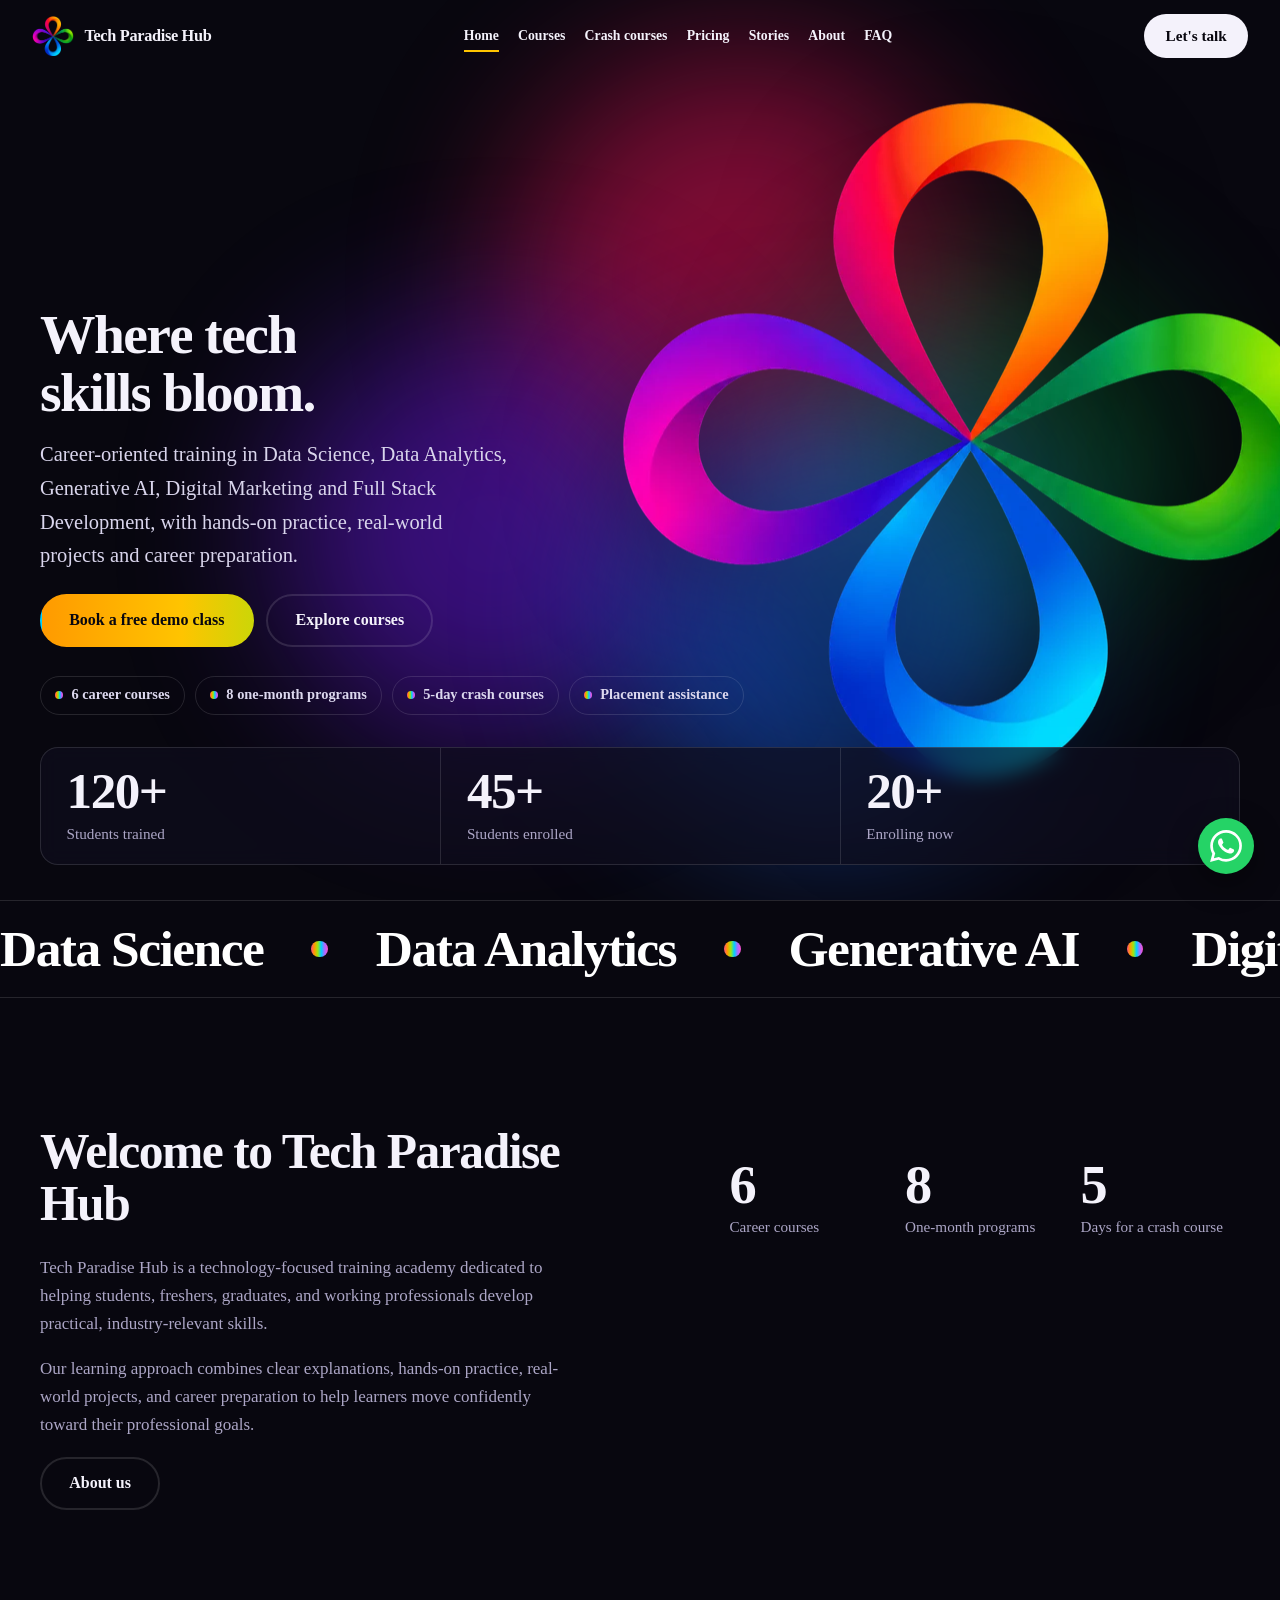
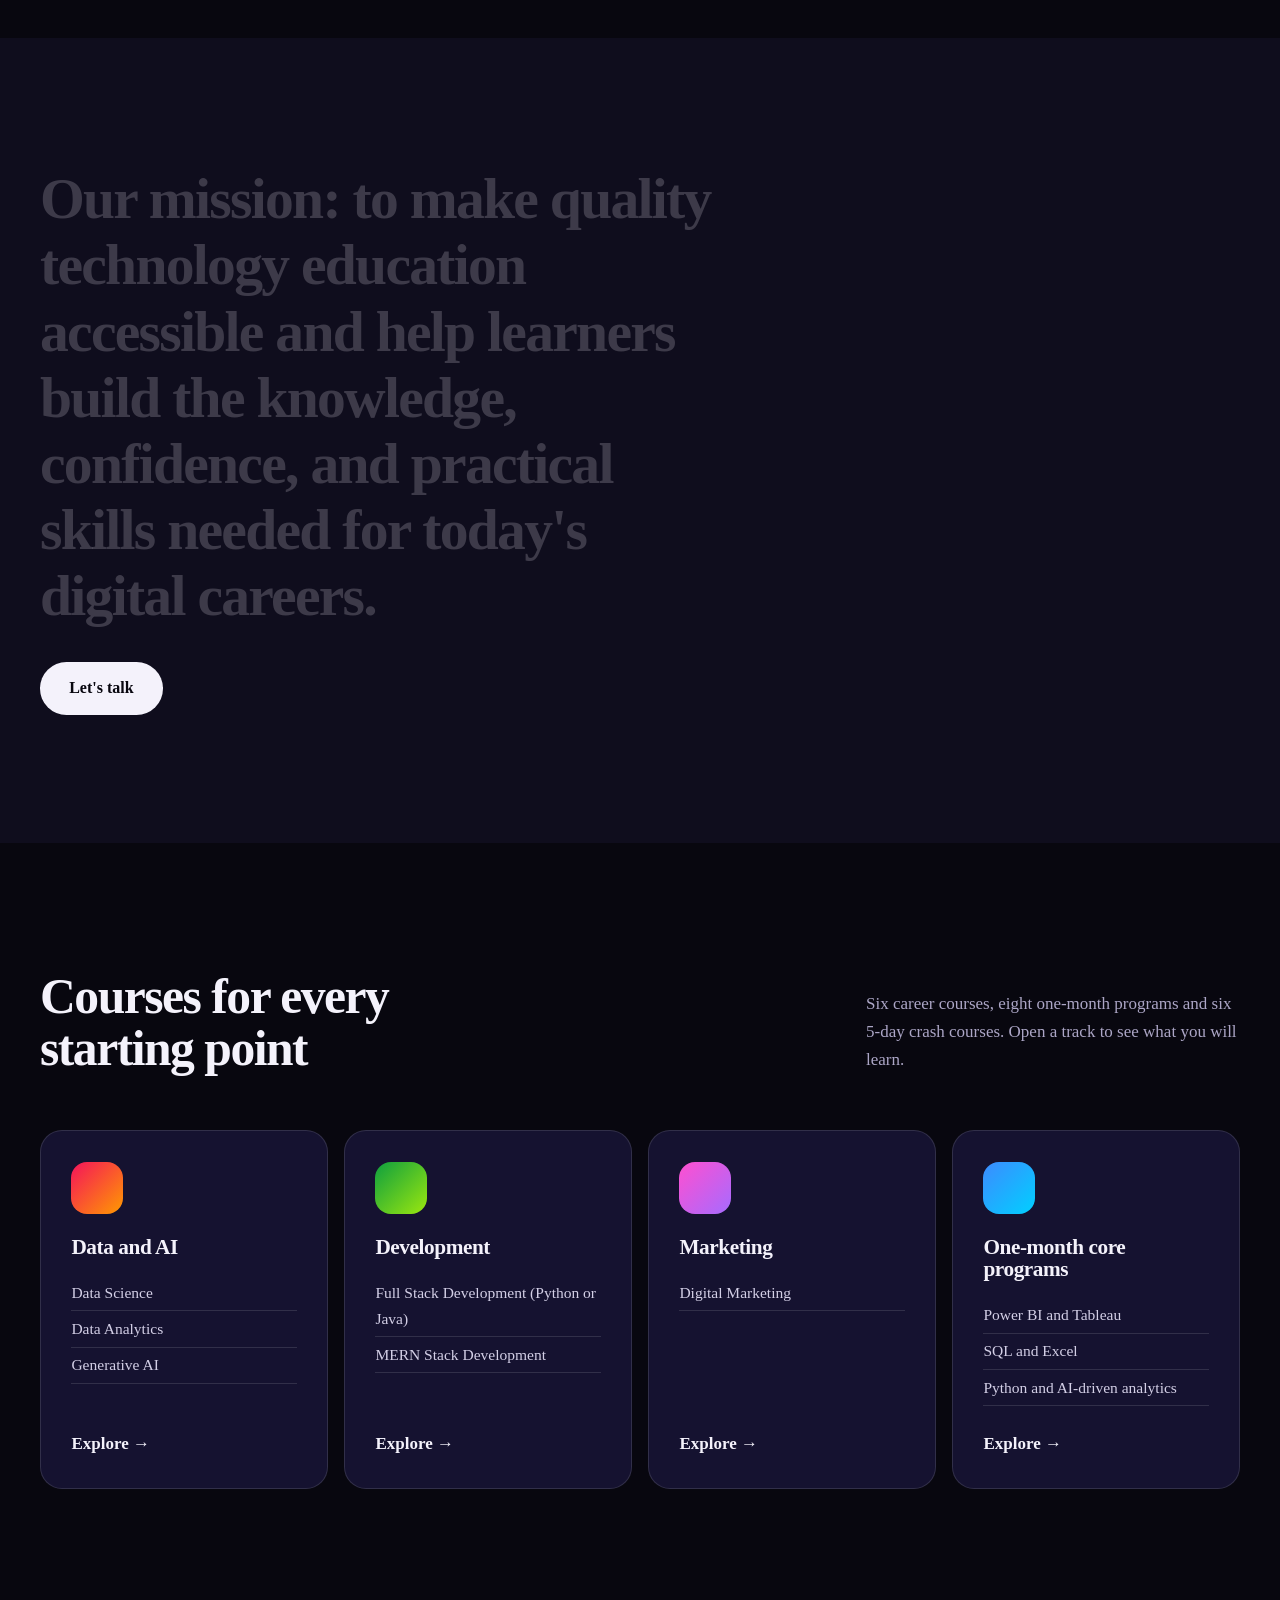
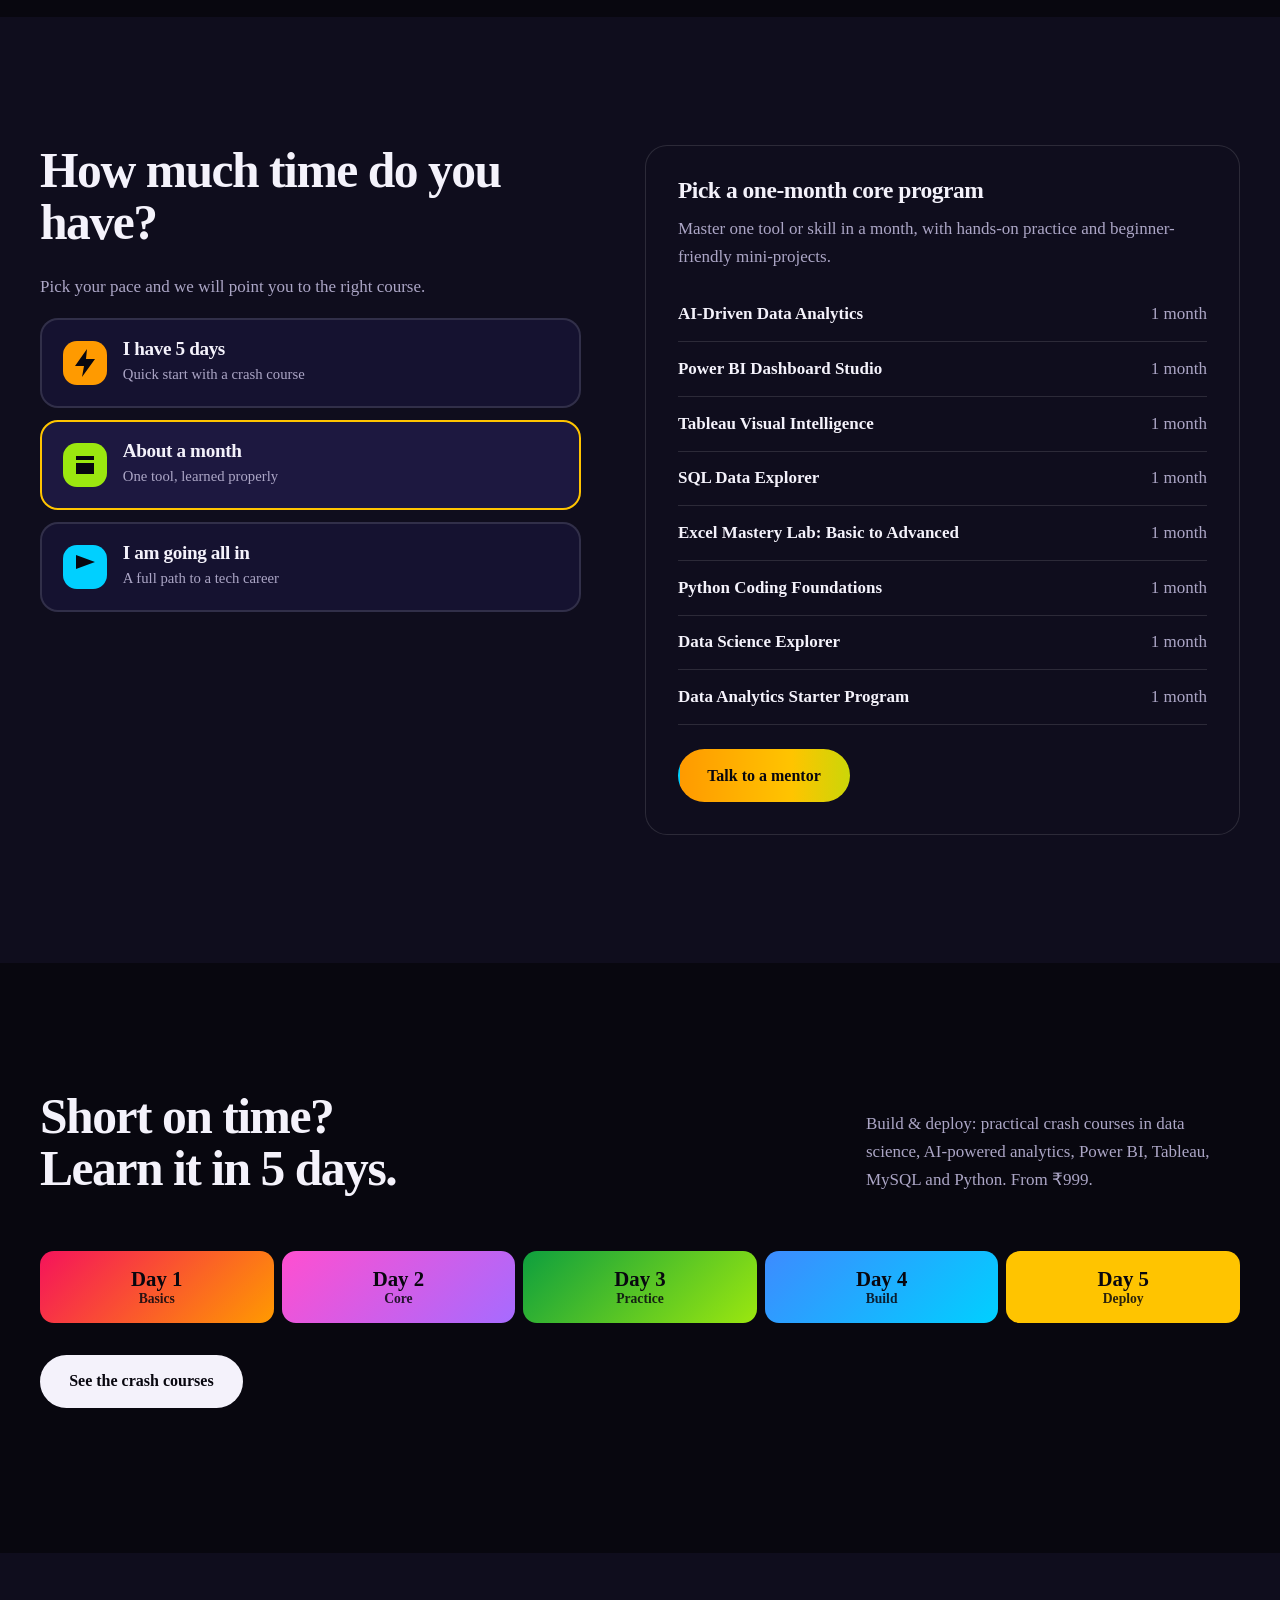
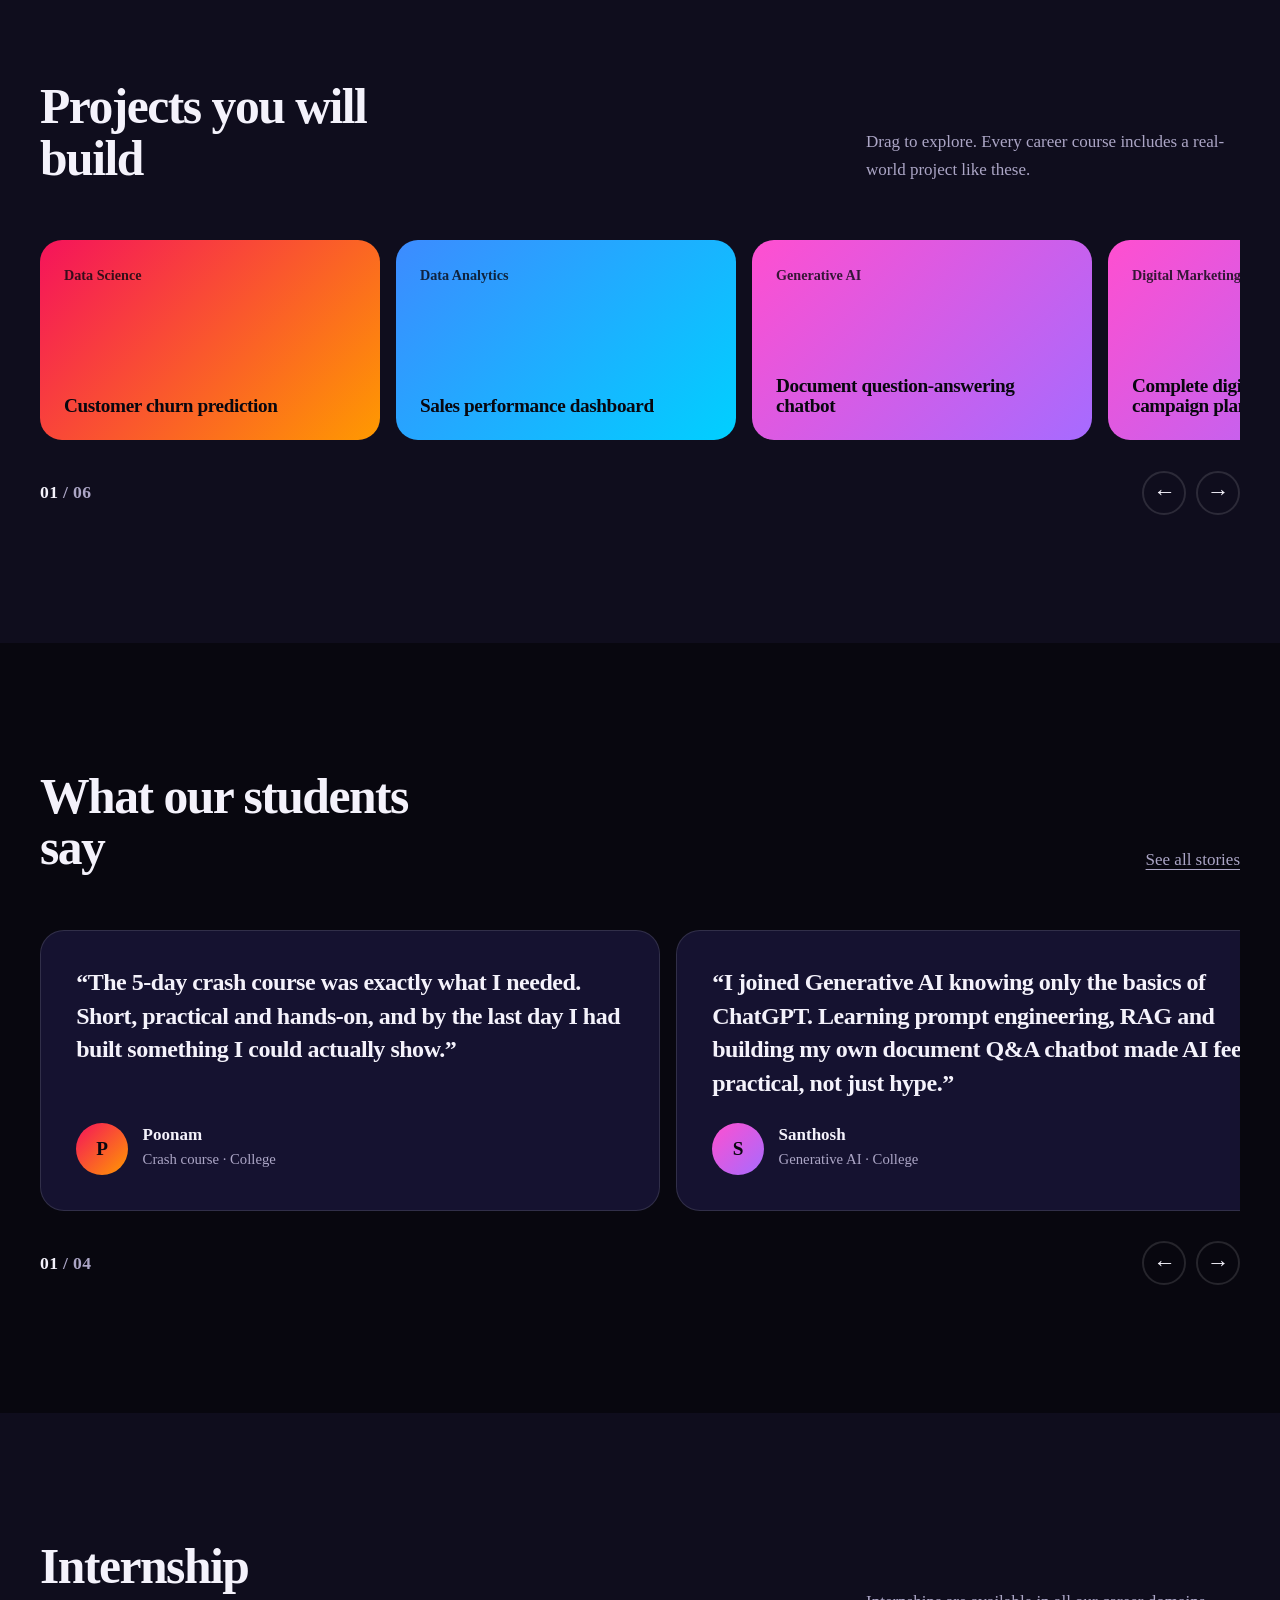
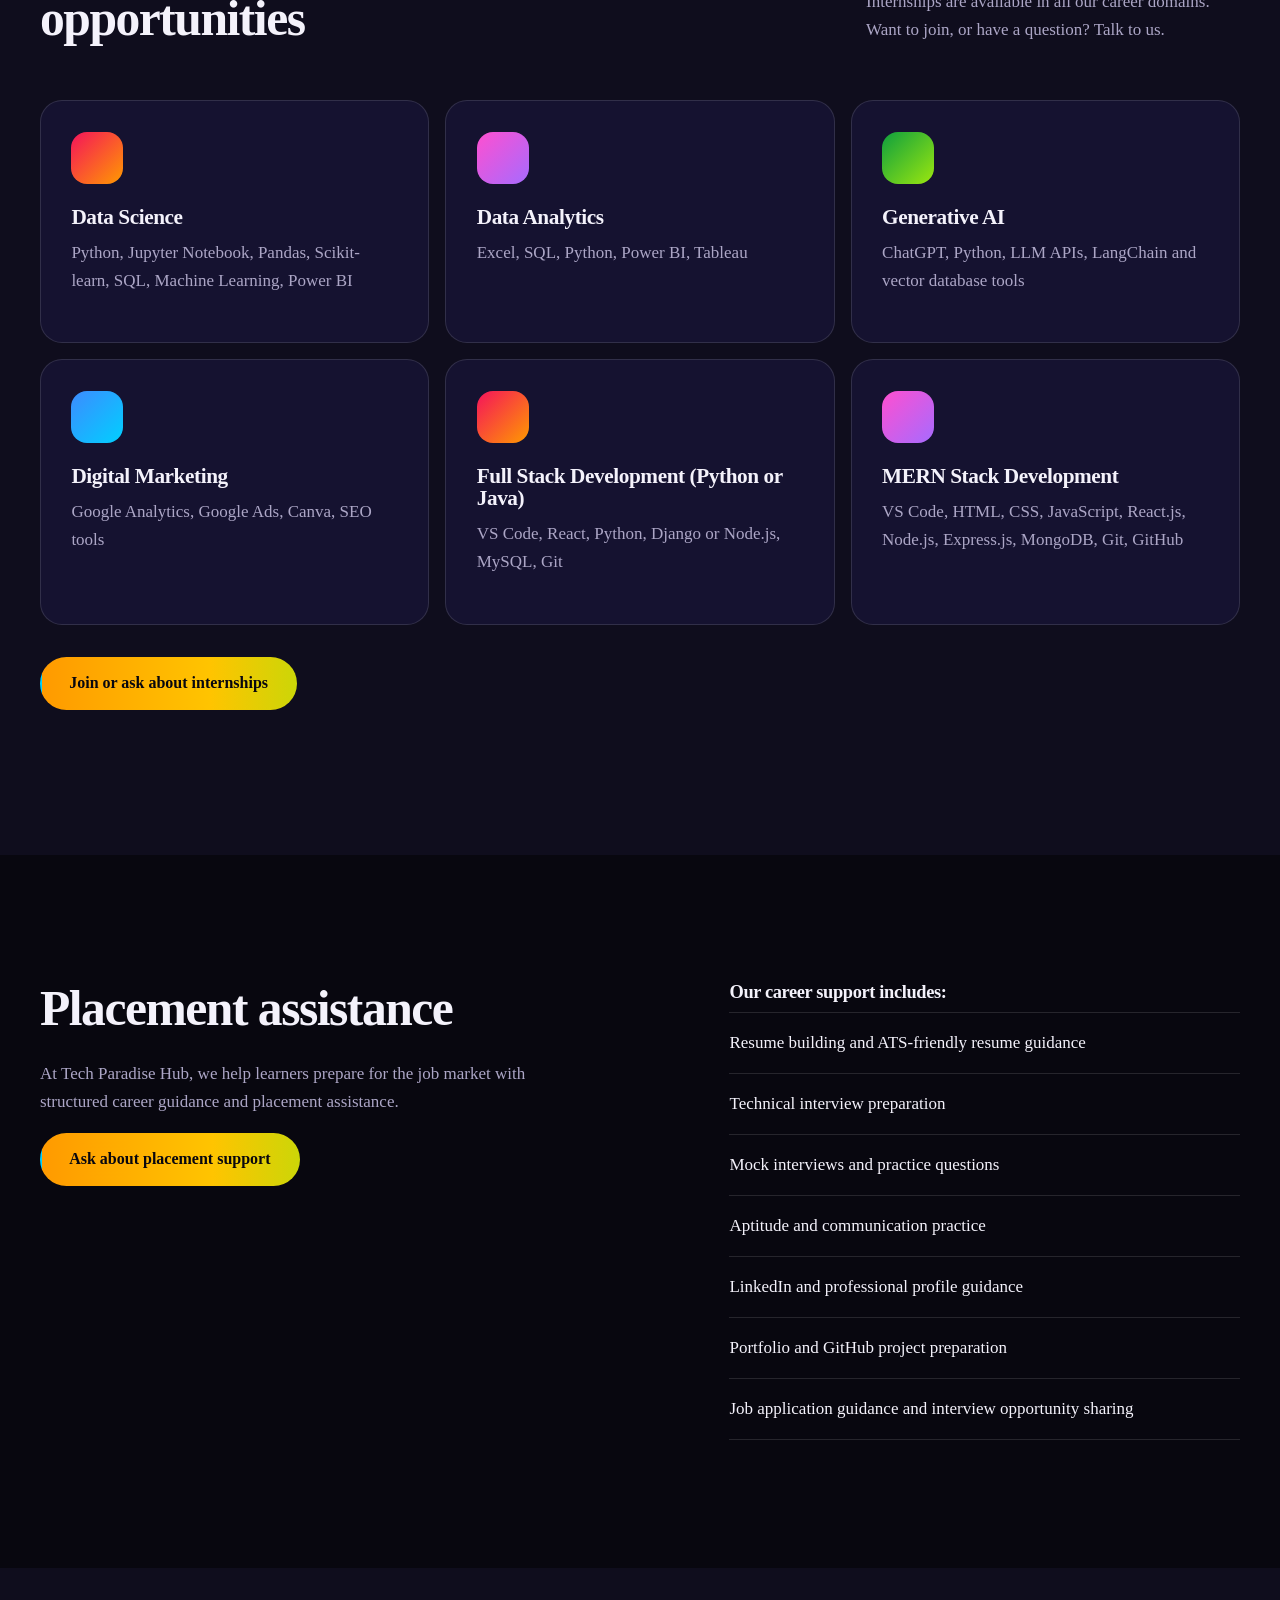
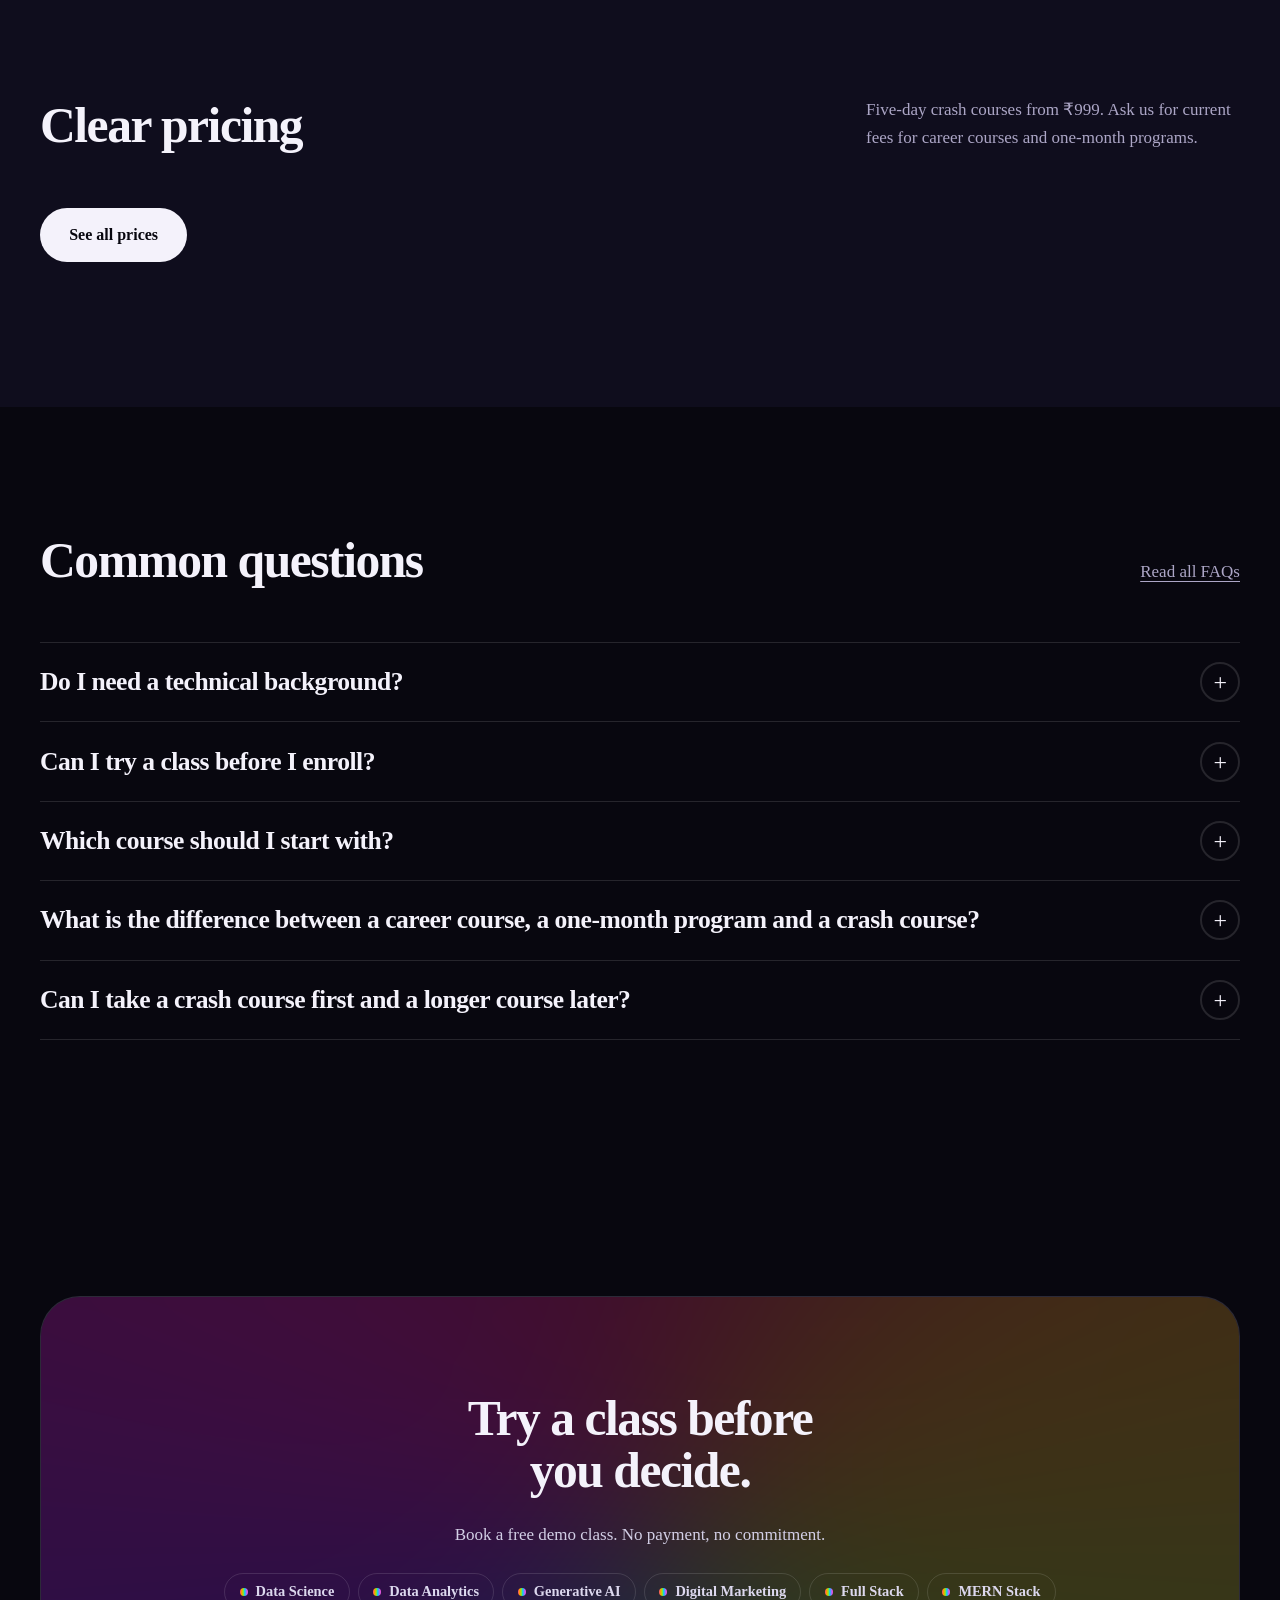
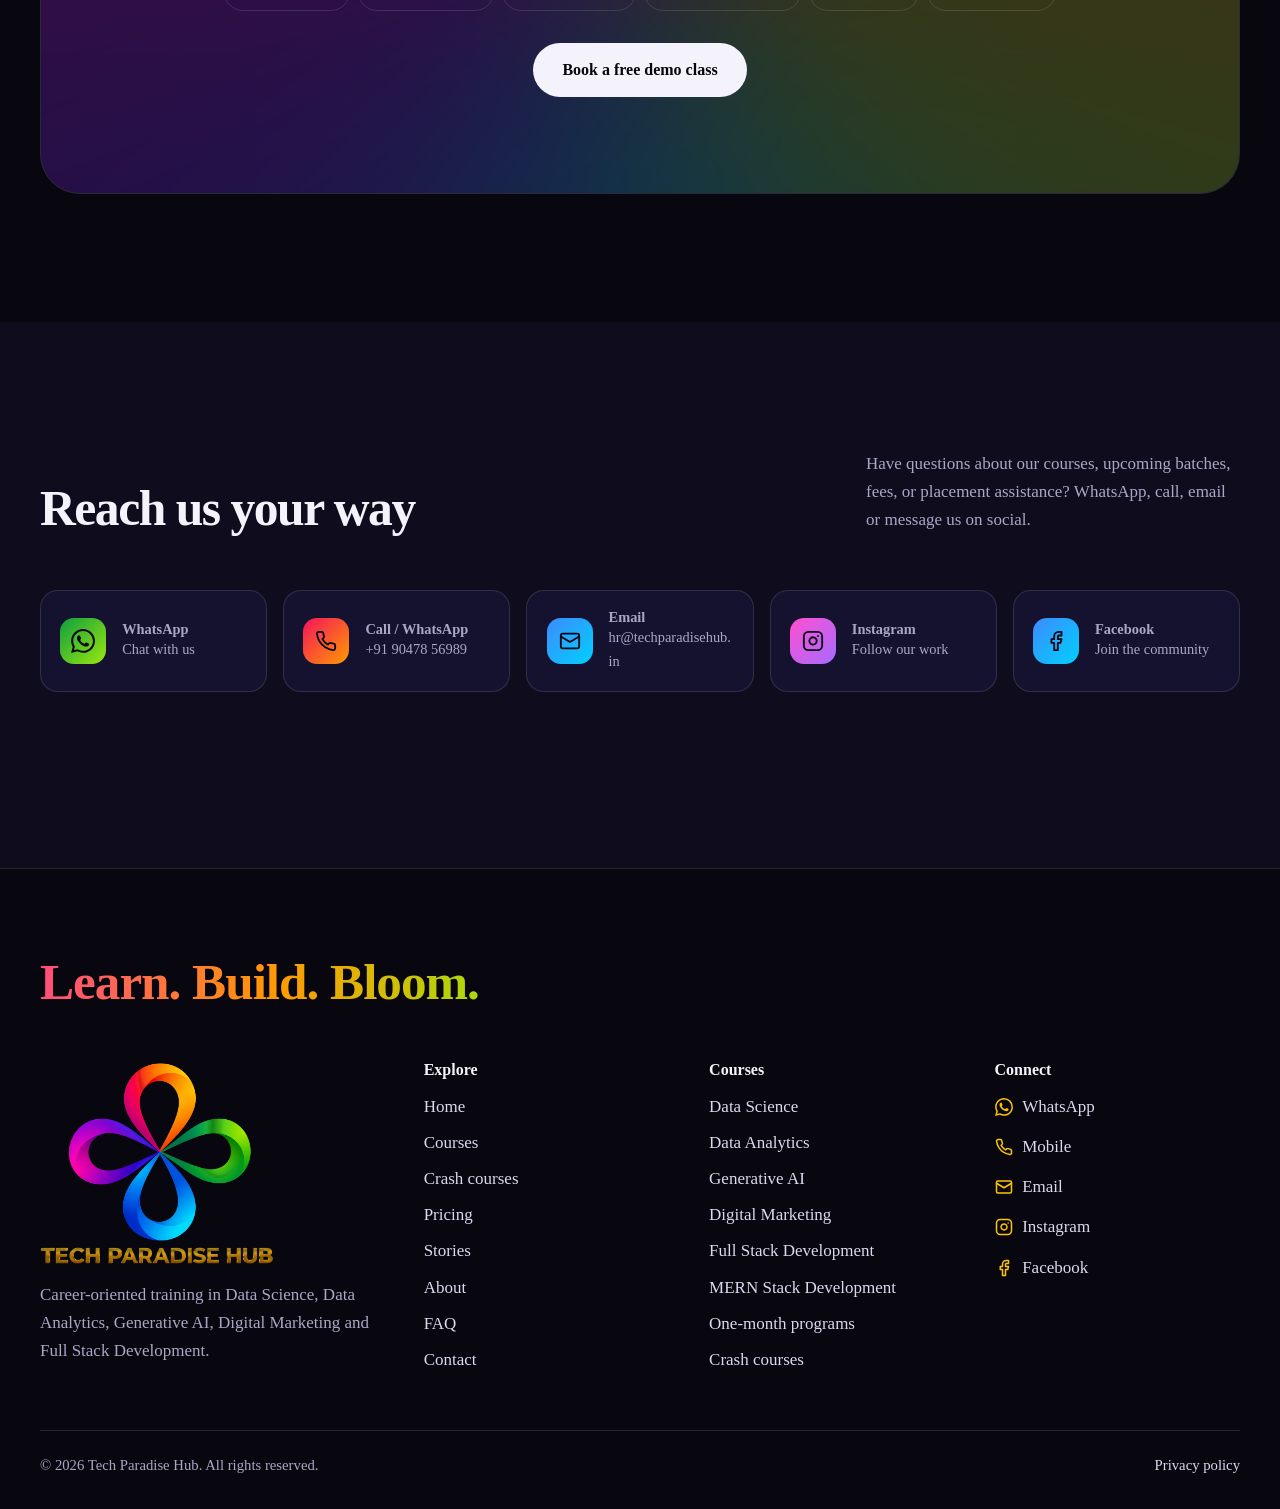
<file: index.html>
<!DOCTYPE html>
<html lang="en">
<head>
<meta charset="utf-8">
<meta http-equiv="Content-Security-Policy" content="default-src 'self'; script-src 'self' 'unsafe-inline'; style-src 'self' 'unsafe-inline' https://fonts.googleapis.com; font-src https://fonts.gstatic.com; img-src 'self' data:; connect-src 'self' https://api.emailjs.com; form-action 'self'; base-uri 'self'; object-src 'none'; frame-ancestors 'self'">
<meta name="referrer" content="strict-origin-when-cross-origin">
<meta name="viewport" content="width=device-width, initial-scale=1">
<title>Tech Paradise Hub | Data Science, Analytics, Generative AI, Digital Marketing &amp; Full Stack Training</title>
<meta name="description" content="Career-oriented training in Data Science, Data Analytics, Generative AI, Digital Marketing and Full Stack Development, with hands-on practice, real-world projects and placement assistance.">
<meta name="theme-color" content="#08070F">
<meta property="og:title" content="Tech Paradise Hub | Data Science, Analytics, Generative AI, Digital Marketing &amp; Full Stack Training">
<meta property="og:description" content="Career-oriented training in Data Science, Data Analytics, Generative AI, Digital Marketing and Full Stack Development, with hands-on practice, real-world projects and placement assistance.">
<meta property="og:type" content="website">
<meta property="og:image" content="https://www.techparadisehub.in/images/og-image.jpg">
<meta property="og:url" content="https://www.techparadisehub.in/">
<link rel="canonical" href="https://www.techparadisehub.in/">
<link rel="icon" type="image/png" sizes="96x96" href="images/favicon.png">
<link rel="apple-touch-icon" href="images/favicon.png">
<link rel="preconnect" href="https://fonts.googleapis.com">
<link rel="preconnect" href="https://fonts.gstatic.com" crossorigin>
<link href="https://fonts.googleapis.com/css2?family=Merriweather:wght@400;700;900&display=swap" rel="stylesheet">
<script>(function(d){d.classList.add("js");var n=false;try{n=sessionStorage.getItem("tph-nav")==="1";}catch(e){}if(!n)d.classList.add("no-curtain");d.style.setProperty("--spin-phase",-(Date.now()%1200)+"ms");})(document.documentElement);</script>
<link rel="stylesheet" href="css/style.css">
<script type="application/ld+json">{"@context":"https://schema.org","@type":"WebSite","name":"Tech Paradise Hub","url":"https://www.techparadisehub.in/"}</script>
<script type="application/ld+json">{"@context":"https://schema.org","@type":"EducationalOrganization","name":"Tech Paradise Hub","url":"https://www.techparadisehub.in/","logo":"https://www.techparadisehub.in/images/logo-full.png","telephone":"+91-90478-56989","email":"hr@techparadisehub.in","sameAs":["https://instagram.com/techparadisehub","https://www.facebook.com/profile.php?id=61595498963212"]}</script>

</head>
<body>
<div class="curtain" aria-hidden="true"><img src="images/logo-mark.webp" width="190" height="181" alt=""></div>
<div class="cursor" aria-hidden="true"><div class="cursor-ring"><span></span></div></div>
<a class="skip-link" href="#main">Skip to content</a>
<header class="site-header">
<div class="wrap header-row">
<a class="brand" href="./" aria-label="Tech Paradise Hub, home"><img src="images/logo-mark.webp" width="42" height="40" alt=""><span>Tech Paradise Hub</span></a>
<nav class="nav" aria-label="Main"><a href="./" aria-current="page">Home</a><a href="courses.html">Courses</a><a href="crash-courses.html">Crash courses</a><a href="pricing.html">Pricing</a><a href="stories.html">Stories</a><a href="about.html">About</a><a href="faq.html">FAQ</a></nav>
<div class="header-actions">
<a class="btn btn--fill btn-sm header-cta" href="contact.html" data-open-drawer data-cursor="Talk">Let's talk</a>
<button class="menu-btn" type="button" aria-expanded="false" aria-controls="overlay"><i></i>Menu</button>
</div>
</div>
</header>
<div class="overlay" id="overlay" role="dialog" aria-modal="true" aria-label="Menu">
<div class="overlay-top"><a class="brand" href="./"><img src="images/logo-mark.webp" width="42" height="40" alt=""><span>Tech Paradise Hub</span></a><button class="menu-btn" id="menu-close" type="button">Close</button></div>
<ul class="overlay-links">
<li><a href="./">Home</a></li><li><a href="courses.html">Courses</a></li><li><a href="crash-courses.html">Crash courses</a></li><li><a href="pricing.html">Pricing</a></li><li><a href="stories.html">Stories</a></li><li><a href="about.html">About</a></li><li><a href="faq.html">FAQ</a></li><li><a href="contact.html">Contact</a></li>
</ul>
<div class="overlay-foot"><a class="btn btn--grad" href="contact.html" data-open-drawer>Book a free demo</a><a class="btn btn--line" href="https://wa.me/919047856989" data-contact="whatsapp">WhatsApp us</a></div>
</div>
<main id="main">

<section class="hero" id="top">
<span class="blob blob--1"></span><span class="blob blob--2"></span><span class="blob blob--3"></span><span class="blob blob--4"></span>
<div class="hero-mark" aria-hidden="true"><img src="images/logo-mark.webp" width="720" height="684" alt=""></div>
<div class="wrap">
<div class="hero-copy">
<h1 class="split">Where tech skills bloom.</h1>
<p class="hero-lead reveal intro">Career-oriented training in Data Science, Data Analytics, Generative AI, Digital Marketing and Full Stack Development, with hands-on practice, real-world projects and career preparation.</p>
<div class="hero-cta reveal intro"><a class="btn btn--grad" href="contact.html" data-open-drawer data-cursor="Talk">Book a free demo class</a><a class="btn btn--line" href="courses.html">Explore courses</a></div>
<div class="badges reveal intro"><span class="tag"><i></i>6 career courses</span><span class="tag"><i></i>8 one-month programs</span><span class="tag"><i></i>5-day crash courses</span><span class="tag"><i></i>Placement assistance</span></div>
</div>
<div class="hero-stats reveal intro" aria-label="Student numbers">
<div class="stat"><b data-stat="trained" data-count="120" data-suffix="+">120+</b><span>Students trained</span></div>
<div class="stat"><b data-stat="enrolled" data-count="45" data-suffix="+">45+</b><span>Students enrolled</span></div>
<div class="stat"><b data-stat="enrolling" data-count="20" data-suffix="+">20+</b><span>Enrolling now</span></div>
</div>
</div>
</section>

<div class="marquee" aria-hidden="true"><div class="marquee-track"><span>Data Science</span><span>Data Analytics</span><span>Generative AI</span><span>Digital Marketing</span><span>Full Stack Development</span><span>MERN Stack</span><span>Power BI</span><span>Tableau</span><span>SQL</span><span>Python</span><span>5-Day Crash Courses</span><span>Data Science</span><span>Data Analytics</span><span>Generative AI</span><span>Digital Marketing</span><span>Full Stack Development</span><span>MERN Stack</span><span>Power BI</span><span>Tableau</span><span>SQL</span><span>Python</span><span>5-Day Crash Courses</span></div></div>

<section class="section" id="about">
<div class="wrap about-grid">
<div>
<h2 class="reveal">Welcome to Tech Paradise Hub</h2>
<p class="dim reveal">Tech Paradise Hub is a technology-focused training academy dedicated to helping students, freshers, graduates, and working professionals develop practical, industry-relevant skills.</p>
<p class="dim reveal">Our learning approach combines clear explanations, hands-on practice, real-world projects, and career preparation to help learners move confidently toward their professional goals.</p>
<a class="btn btn--line reveal" href="about.html">About us</a>
</div>
<div>
<div class="metrics">
<div class="metric reveal"><b>6</b><span>Career courses</span></div>
<div class="metric reveal" data-delay=".1s"><b>8</b><span>One-month programs</span></div>
<div class="metric reveal" data-delay=".2s"><b>5</b><span>Days for a crash course</span></div>
</div>
</div>
</div>
</section>

<section class="section section--alt">
<div class="wrap">
<p class="statement">Our mission: to make quality technology education accessible and help learners build the knowledge, confidence, and practical skills needed for today's digital careers.</p>
<a class="btn btn--fill" href="contact.html" data-open-drawer data-cursor="Talk">Let's talk</a>
</div>
</section>

<section class="section" id="courses">
<div class="wrap">
<div class="section-head"><h2 class="reveal">Courses for every starting point</h2><p class="reveal">Six career courses, eight one-month programs and six 5-day crash courses. Open a track to see what you will learn.</p></div>
<div class="cards"><a class="card hue-red reveal" href="courses.html#data-science" data-cursor="View"><span class="chip" aria-hidden="true"></span><h3>Data and AI</h3><ul><li>Data Science</li><li>Data Analytics</li><li>Generative AI</li></ul><span class="go">Explore &rarr;</span></a><a class="card hue-green reveal" href="courses.html#full-stack" data-cursor="View"><span class="chip" aria-hidden="true"></span><h3>Development</h3><ul><li>Full Stack Development (Python or Java)</li><li>MERN Stack Development</li></ul><span class="go">Explore &rarr;</span></a><a class="card hue-purple reveal" href="courses.html#digital-marketing" data-cursor="View"><span class="chip" aria-hidden="true"></span><h3>Marketing</h3><ul><li>Digital Marketing</li></ul><span class="go">Explore &rarr;</span></a><a class="card hue-blue reveal" href="courses.html#one-month" data-cursor="View"><span class="chip" aria-hidden="true"></span><h3>One-month core programs</h3><ul><li>Power BI and Tableau</li><li>SQL and Excel</li><li>Python and AI-driven analytics</li></ul><span class="go">Explore &rarr;</span></a></div>
</div>
</section>

<section class="section section--alt" id="pace">
<div class="wrap pace">
<div>
<h2 class="reveal">How much time do you have?</h2>
<p class="dim reveal">Pick your pace and we will point you to the right course.</p>
<div class="pace-options reveal" role="group" aria-label="Choose your pace">
<button class="pace-opt" type="button" data-pace="days" aria-pressed="false"><svg viewBox="0 0 44 44" aria-hidden="true"><rect width="44" height="44" rx="14" fill="#FF9A00"/><path d="M24 8 12 25h9l-2 11 13-18h-9z" fill="#08070F"/></svg><span><b>I have 5 days</b><small>Quick start with a crash course</small></span></button>
<button class="pace-opt" type="button" data-pace="weeks" aria-pressed="true"><svg viewBox="0 0 44 44" aria-hidden="true"><rect width="44" height="44" rx="14" fill="#9BE70F"/><path d="M13 13h18v4H13zm0 7h18v11H13z" fill="#08070F"/></svg><span><b>About a month</b><small>One tool, learned properly</small></span></button>
<button class="pace-opt" type="button" data-pace="career" aria-pressed="false"><svg viewBox="0 0 44 44" aria-hidden="true"><rect width="44" height="44" rx="14" fill="#00D0FF"/><path d="M13 34V10l19 7-19 7z" fill="#08070F"/></svg><span><b>I am going all in</b><small>A full path to a tech career</small></span></button>
</div>
</div>
<div class="pace-result reveal" id="pace-result" aria-live="polite"></div>
</div>
</section>

<section class="section" id="crash">
<div class="wrap">
<div class="section-head"><h2 class="reveal">Short on time? Learn it in 5 days.</h2><p class="reveal">Build &amp; deploy: practical crash courses in data science, AI-powered analytics, Power BI, Tableau, MySQL and Python. From ₹999.</p></div>
<div class="days reveal"><div class="day">Day 1<small>Basics</small></div><div class="day">Day 2<small>Core</small></div><div class="day">Day 3<small>Practice</small></div><div class="day">Day 4<small>Build</small></div><div class="day">Day 5<small>Deploy</small></div></div>
<p style="margin-top:2rem"><a class="btn btn--fill" href="crash-courses.html">See the crash courses</a></p>
</div>
</section>

<section class="section section--alt">
<div class="wrap">
<div class="section-head"><h2 class="reveal">Projects you will build</h2><p class="reveal">Drag to explore. Every career course includes a real-world project like these.</p></div>
<div class="slider" data-cursor-zone>
<div class="s-track"  aria-label="Example projects"><article class="slide project hue-red" data-cursor="Drag"><small>Data Science</small><h3>Customer churn prediction</h3></article><article class="slide project hue-blue" data-cursor="Drag"><small>Data Analytics</small><h3>Sales performance dashboard</h3></article><article class="slide project hue-purple" data-cursor="Drag"><small>Generative AI</small><h3>Document question-answering chatbot</h3></article><article class="slide project hue-purple" data-cursor="Drag"><small>Digital Marketing</small><h3>Complete digital marketing campaign plan</h3></article><article class="slide project hue-green" data-cursor="Drag"><small>Full Stack Development</small><h3>E-commerce or student management website</h3></article><article class="slide project hue-blue" data-cursor="Drag"><small>MERN Stack Development</small><h3>Job portal with user authentication</h3></article></div>
<div class="s-controls"><div class="s-count" aria-live="polite">01<span> / 04</span></div>
<div class="s-btns"><button class="icon-btn" type="button" data-prev aria-label="Previous">&larr;</button><button class="icon-btn" type="button" data-next aria-label="Next">&rarr;</button></div></div>
</div>
</div>
</section>

<section class="section" id="stories">
<div class="wrap">
<div class="section-head"><h2 class="reveal">What our students say</h2><p class="reveal"><a href="stories.html">See all stories</a></p></div>
<div class="slider" data-cursor-zone>
<div class="s-track" data-render="quotes" aria-label="Student stories"></div>
<div class="s-controls"><div class="s-count" aria-live="polite">01<span> / 04</span></div>
<div class="s-btns"><button class="icon-btn" type="button" data-prev aria-label="Previous">&larr;</button><button class="icon-btn" type="button" data-next aria-label="Next">&rarr;</button></div></div>
</div>
</div>
</section>

<!-- Mentors section hidden (replaced by Internships). Uncomment to restore.
<section class="section section--alt" id="mentors">
<div class="wrap">
<div class="section-head"><h2 class="reveal">Learn from working mentors</h2><p class="reveal"><a href="about.html#mentors">Meet all mentors</a></p></div>
<div class="mentors" data-render="mentors" data-limit="4"></div>
</div>
</section>
-->
<section class="section section--alt" id="internships"><div class="wrap">
<div class="section-head"><h2 class="reveal">Internship opportunities</h2><p class="reveal">Internships are available in all our career domains. Want to join, or have a question? Talk to us.</p></div>
<div class="cards cards--intern">
<div class="card hue-red reveal"><span class="chip" aria-hidden="true"></span><h3>Data Science</h3><p class="dim">Python, Jupyter Notebook, Pandas, Scikit-learn, SQL, Machine Learning, Power BI</p></div><div class="card hue-purple reveal"><span class="chip" aria-hidden="true"></span><h3>Data Analytics</h3><p class="dim">Excel, SQL, Python, Power BI, Tableau</p></div><div class="card hue-green reveal"><span class="chip" aria-hidden="true"></span><h3>Generative AI</h3><p class="dim">ChatGPT, Python, LLM APIs, LangChain and vector database tools</p></div><div class="card hue-blue reveal"><span class="chip" aria-hidden="true"></span><h3>Digital Marketing</h3><p class="dim">Google Analytics, Google Ads, Canva, SEO tools</p></div><div class="card hue-red reveal"><span class="chip" aria-hidden="true"></span><h3>Full Stack Development (Python or Java)</h3><p class="dim">VS Code, React, Python, Django or Node.js, MySQL, Git</p></div><div class="card hue-purple reveal"><span class="chip" aria-hidden="true"></span><h3>MERN Stack Development</h3><p class="dim">VS Code, HTML, CSS, JavaScript, React.js, Node.js, Express.js, MongoDB, Git, GitHub</p></div>
</div>
<p style="margin-top:2rem"><a class="btn btn--grad reveal" href="contact.html?course=internship" data-open-drawer data-course="internship" data-cursor="Talk">Join or ask about internships</a></p>
</div></section>

<section class="section" id="placement">
<div class="wrap about-grid">
<div>
<h2 class="reveal">Placement assistance</h2>
<p class="dim reveal">At Tech Paradise Hub, we help learners prepare for the job market with structured career guidance and placement assistance.</p>
<a class="btn btn--grad reveal" href="contact.html?course=placement" data-open-drawer data-course="placement" data-cursor="Talk">Ask about placement support</a>
</div>
<div>
<h3 class="reveal">Our career support includes:</h3>
<ul class="info-list reveal"><li>Resume building and ATS-friendly resume guidance</li><li>Technical interview preparation</li><li>Mock interviews and practice questions</li><li>Aptitude and communication practice</li><li>LinkedIn and professional profile guidance</li><li>Portfolio and GitHub project preparation</li><li>Job application guidance and interview opportunity sharing</li></ul>
</div>
</div>
</section>

<section class="section section--alt" id="pricing">
<div class="wrap">
<div class="section-head"><h2 class="reveal">Clear pricing</h2><p class="reveal">Five-day crash courses from ₹999. Ask us for current fees for career courses and one-month programs.</p></div>
<p><a class="btn btn--fill" href="pricing.html">See all prices</a></p>
</div>
</section>

<section class="section" id="faq">
<div class="wrap">
<div class="section-head"><h2 class="reveal">Common questions</h2><p class="reveal"><a href="faq.html">Read all FAQs</a></p></div>
<details class="acc faq-item"><summary>Do I need a technical background?</summary><div class="acc-body"><p>No. Programs such as Python Coding Foundations, the Data Analytics Starter Program and the Python Code Starter crash course start from the basics. Our course options suit different experience levels, from students and freshers to working professionals.</p></div></details>
<details class="acc faq-item"><summary>Can I try a class before I enroll?</summary><div class="acc-body"><p>Yes. Book a free demo class from the contact page or the “Let&#x27;s talk” button and we will confirm a slot by email.</p></div></details>
<details class="acc faq-item"><summary>Which course should I start with?</summary><div class="acc-body"><p>If you are new to tech, start with Python Coding Foundations, Excel Mastery Lab or the Data Analytics Starter Program. For an analyst role, Data Analytics covers Excel, SQL, Python, Power BI and Tableau. Interested in AI, marketing or web development? Look at Generative AI, Digital Marketing, Full Stack or MERN Stack Development. Tell us your goal and we will suggest a path.</p></div></details>
<details class="acc faq-item"><summary>What is the difference between a career course, a one-month program and a crash course?</summary><div class="acc-body"><p>Career courses cover a field in depth and end with a portfolio project. One-month core programs focus on one tool or skill, such as Power BI, Tableau, SQL, Excel or Python. Crash courses cover the essentials of a subject in five days.</p></div></details>
<details class="acc faq-item"><summary>Can I take a crash course first and a longer course later?</summary><div class="acc-body"><p>Yes. Many learners start with a crash course to test the subject, then continue with a one-month program or a career course. Ask us about upcoming batches.</p></div></details>

</div>
</section>

<section class="section"><div class="wrap"><div class="cta reveal">
<h2>Try a class before you decide.</h2><p>Book a free demo class. No payment, no commitment.</p>
<div class="tags"><span class="tag"><i></i>Data Science</span><span class="tag"><i></i>Data Analytics</span><span class="tag"><i></i>Generative AI</span><span class="tag"><i></i>Digital Marketing</span><span class="tag"><i></i>Full Stack</span><span class="tag"><i></i>MERN Stack</span></div>
<a class="btn btn--fill" href="contact.html" data-open-drawer data-cursor="Talk">Book a free demo class</a>
</div></div></section>

<section class="section section--alt" id="contact">
<div class="wrap">
<div class="section-head"><h2 class="reveal">Reach us your way</h2><p class="reveal">Have questions about our courses, upcoming batches, fees, or placement assistance? WhatsApp, call, email or message us on social.</p></div>
<div class="channels"><a class="channel hue-green" href="https://wa.me/919047856989" data-contact="whatsapp"><span class="ico"><svg viewBox="0 0 24 24" fill="currentColor" aria-hidden="true"><path d="M17.472 14.382c-.297-.149-1.758-.867-2.03-.967-.273-.099-.471-.148-.67.15-.197.297-.767.966-.94 1.164-.173.199-.347.223-.644.075-.297-.15-1.255-.463-2.39-1.475-.883-.788-1.48-1.761-1.653-2.059-.173-.297-.018-.458.13-.606.134-.133.298-.347.446-.52.149-.174.198-.298.298-.497.099-.198.05-.371-.025-.52-.075-.149-.669-1.612-.916-2.207-.242-.579-.487-.5-.669-.51-.173-.008-.371-.01-.57-.01-.198 0-.52.074-.792.372-.272.297-1.04 1.016-1.04 2.479 0 1.462 1.065 2.875 1.213 3.074.149.198 2.096 3.2 5.077 4.487.709.306 1.262.489 1.694.625.712.227 1.36.195 1.871.118.571-.085 1.758-.719 2.006-1.413.248-.694.248-1.289.173-1.413-.074-.124-.272-.198-.57-.347m-5.421 7.403h-.004a9.87 9.87 0 01-5.031-1.378l-.361-.214-3.741.982.998-3.648-.235-.374a9.86 9.86 0 01-1.51-5.26c.001-5.45 4.436-9.884 9.888-9.884 2.64 0 5.122 1.03 6.988 2.898a9.825 9.825 0 012.893 6.994c-.003 5.45-4.437 9.884-9.885 9.884m8.413-18.297A11.815 11.815 0 0012.05 0C5.495 0 .16 5.335.157 11.892c0 2.096.547 4.142 1.588 5.945L.057 24l6.305-1.654a11.882 11.882 0 005.683 1.448h.005c6.554 0 11.89-5.335 11.893-11.893a11.821 11.821 0 00-3.48-8.413z"/></svg></span><span><b>WhatsApp</b><span>Chat with us</span></span></a><a class="channel hue-red" href="tel:+919047856989" data-contact="phone"><span class="ico"><svg viewBox="0 0 24 24" fill="none" stroke="currentColor" stroke-width="2" stroke-linecap="round" stroke-linejoin="round" aria-hidden="true"><path d="M22 16.92v3a2 2 0 0 1-2.18 2 19.79 19.79 0 0 1-8.63-3.07 19.5 19.5 0 0 1-6-6 19.79 19.79 0 0 1-3.07-8.67A2 2 0 0 1 4.11 2h3a2 2 0 0 1 2 1.72 12.84 12.84 0 0 0 .7 2.81 2 2 0 0 1-.45 2.11L8.09 9.91a16 16 0 0 0 6 6l1.27-1.27a2 2 0 0 1 2.11-.45 12.84 12.84 0 0 0 2.81.7A2 2 0 0 1 22 16.92z"/></svg></span><span><b>Call / WhatsApp</b><span data-contact-text="phone">+91 90478 56989</span></span></a><a class="channel hue-blue" href="mailto:hr@techparadisehub.in" data-contact="email"><span class="ico"><svg viewBox="0 0 24 24" fill="none" stroke="currentColor" stroke-width="2" stroke-linecap="round" stroke-linejoin="round" aria-hidden="true"><rect x="2" y="4" width="20" height="16" rx="2"/><path d="m22 7-10 6L2 7"/></svg></span><span><b>Email</b><span data-contact-text="email">hr@techparadisehub.in</span></span></a><a class="channel hue-purple" href="https://instagram.com/techparadisehub" data-contact="instagram"><span class="ico"><svg viewBox="0 0 24 24" fill="none" stroke="currentColor" stroke-width="2" stroke-linecap="round" stroke-linejoin="round" aria-hidden="true"><rect x="2" y="2" width="20" height="20" rx="5"/><path d="M16 11.37A4 4 0 1 1 12.63 8 4 4 0 0 1 16 11.37z"/><path d="M17.5 6.5h.01"/></svg></span><span><b>Instagram</b><span>Follow our work</span></span></a><a class="channel hue-blue" href="https://www.facebook.com/profile.php?id=61595498963212" data-contact="facebook"><span class="ico"><svg viewBox="0 0 24 24" fill="none" stroke="currentColor" stroke-width="2" stroke-linecap="round" stroke-linejoin="round" aria-hidden="true"><path d="M18 2h-3a5 5 0 0 0-5 5v3H7v4h3v8h4v-8h3l1-4h-4V7a1 1 0 0 1 1-1h3z"/></svg></span><span><b>Facebook</b><span>Join the community</span></span></a></div>
</div>
</section>

</main>
<footer class="site-footer">
<div class="wrap">
<p class="giant" aria-hidden="true">Learn. Build. Bloom.</p>
<div class="footer-top">
<div class="footer-brand"><img src="images/logo-full.webp" width="240" height="186" alt="Tech Paradise Hub" loading="lazy"><p>Career-oriented training in Data Science, Data Analytics, Generative AI, Digital Marketing and Full Stack Development.</p></div>
<div><h2>Explore</h2><ul><li><a href="./">Home</a></li><li><a href="courses.html">Courses</a></li><li><a href="crash-courses.html">Crash courses</a></li><li><a href="pricing.html">Pricing</a></li><li><a href="stories.html">Stories</a></li><li><a href="about.html">About</a></li><li><a href="faq.html">FAQ</a></li><li><a href="contact.html">Contact</a></li></ul></div>
<div><h2>Courses</h2><ul><li><a href="courses.html#data-science">Data Science</a></li><li><a href="courses.html#data-analytics">Data Analytics</a></li><li><a href="courses.html#generative-ai">Generative AI</a></li><li><a href="courses.html#digital-marketing">Digital Marketing</a></li><li><a href="courses.html#full-stack">Full Stack Development</a></li><li><a href="courses.html#mern-stack">MERN Stack Development</a></li><li><a href="courses.html#one-month">One-month programs</a></li><li><a href="crash-courses.html">Crash courses</a></li></ul></div>
<div><h2>Connect</h2><ul><li><a href="https://wa.me/919047856989" data-contact="whatsapp"><span class="ico"><svg viewBox="0 0 24 24" fill="currentColor" aria-hidden="true"><path d="M17.472 14.382c-.297-.149-1.758-.867-2.03-.967-.273-.099-.471-.148-.67.15-.197.297-.767.966-.94 1.164-.173.199-.347.223-.644.075-.297-.15-1.255-.463-2.39-1.475-.883-.788-1.48-1.761-1.653-2.059-.173-.297-.018-.458.13-.606.134-.133.298-.347.446-.52.149-.174.198-.298.298-.497.099-.198.05-.371-.025-.52-.075-.149-.669-1.612-.916-2.207-.242-.579-.487-.5-.669-.51-.173-.008-.371-.01-.57-.01-.198 0-.52.074-.792.372-.272.297-1.04 1.016-1.04 2.479 0 1.462 1.065 2.875 1.213 3.074.149.198 2.096 3.2 5.077 4.487.709.306 1.262.489 1.694.625.712.227 1.36.195 1.871.118.571-.085 1.758-.719 2.006-1.413.248-.694.248-1.289.173-1.413-.074-.124-.272-.198-.57-.347m-5.421 7.403h-.004a9.87 9.87 0 01-5.031-1.378l-.361-.214-3.741.982.998-3.648-.235-.374a9.86 9.86 0 01-1.51-5.26c.001-5.45 4.436-9.884 9.888-9.884 2.64 0 5.122 1.03 6.988 2.898a9.825 9.825 0 012.893 6.994c-.003 5.45-4.437 9.884-9.885 9.884m8.413-18.297A11.815 11.815 0 0012.05 0C5.495 0 .16 5.335.157 11.892c0 2.096.547 4.142 1.588 5.945L.057 24l6.305-1.654a11.882 11.882 0 005.683 1.448h.005c6.554 0 11.89-5.335 11.893-11.893a11.821 11.821 0 00-3.48-8.413z"/></svg></span>WhatsApp</a></li><li><a href="tel:+919047856989" data-contact="phone"><span class="ico"><svg viewBox="0 0 24 24" fill="none" stroke="currentColor" stroke-width="2" stroke-linecap="round" stroke-linejoin="round" aria-hidden="true"><path d="M22 16.92v3a2 2 0 0 1-2.18 2 19.79 19.79 0 0 1-8.63-3.07 19.5 19.5 0 0 1-6-6 19.79 19.79 0 0 1-3.07-8.67A2 2 0 0 1 4.11 2h3a2 2 0 0 1 2 1.72 12.84 12.84 0 0 0 .7 2.81 2 2 0 0 1-.45 2.11L8.09 9.91a16 16 0 0 0 6 6l1.27-1.27a2 2 0 0 1 2.11-.45 12.84 12.84 0 0 0 2.81.7A2 2 0 0 1 22 16.92z"/></svg></span>Mobile</a></li><li><a href="mailto:hr@techparadisehub.in" data-contact="email"><span class="ico"><svg viewBox="0 0 24 24" fill="none" stroke="currentColor" stroke-width="2" stroke-linecap="round" stroke-linejoin="round" aria-hidden="true"><rect x="2" y="4" width="20" height="16" rx="2"/><path d="m22 7-10 6L2 7"/></svg></span>Email</a></li><li><a href="https://instagram.com/techparadisehub" data-contact="instagram"><span class="ico"><svg viewBox="0 0 24 24" fill="none" stroke="currentColor" stroke-width="2" stroke-linecap="round" stroke-linejoin="round" aria-hidden="true"><rect x="2" y="2" width="20" height="20" rx="5"/><path d="M16 11.37A4 4 0 1 1 12.63 8 4 4 0 0 1 16 11.37z"/><path d="M17.5 6.5h.01"/></svg></span>Instagram</a></li><li><a href="https://www.facebook.com/profile.php?id=61595498963212" data-contact="facebook"><span class="ico"><svg viewBox="0 0 24 24" fill="none" stroke="currentColor" stroke-width="2" stroke-linecap="round" stroke-linejoin="round" aria-hidden="true"><path d="M18 2h-3a5 5 0 0 0-5 5v3H7v4h3v8h4v-8h3l1-4h-4V7a1 1 0 0 1 1-1h3z"/></svg></span>Facebook</a></li></ul></div>
</div>
<div class="footer-bottom"><span>&copy; <span id="year">2026</span> Tech Paradise Hub. All rights reserved.</span><a href="privacy.html">Privacy policy</a></div>
</div>
</footer>
<div class="scrim" id="scrim"></div>
<aside class="drawer" id="drawer" role="dialog" aria-modal="true" aria-labelledby="drawer-title">
<div class="drawer-head"><h2 id="drawer-title">Let's talk</h2><button class="icon-btn" type="button" data-close-drawer aria-label="Close">&times;</button></div>
<p class="dim">Tell us what you want to learn. We reply by email within one working day.</p>
<form data-form method="post" novalidate>
<div class="hp" aria-hidden="true"><label>Leave this empty <input type="text" name="_honey" tabindex="-1" autocomplete="off"></label></div>
<div class="form-row">
<div class="field"><label for="d-name">Full name</label><input type="text" id="d-name" name="name" maxlength="80" autocomplete="name" required><div class="error-msg" role="alert"></div></div>
<div class="field"><label for="d-email">Email</label><input type="email" id="d-email" name="email" maxlength="120" autocomplete="email" required><div class="error-msg" role="alert"></div></div>
</div>
<div class="form-row">
<div class="field"><label for="d-phone">Phone</label><input type="tel" id="d-phone" name="phone" maxlength="20" inputmode="tel" autocomplete="tel" required><div class="error-msg" role="alert"></div></div>
<div class="field"><label for="d-course">Course</label><select id="d-course" name="course" required><option value="">Choose a course</option><optgroup label="Career courses"><option value="data-science">Data Science</option><option value="data-analytics">Data Analytics</option><option value="generative-ai">Generative AI</option><option value="digital-marketing">Digital Marketing</option><option value="full-stack">Full Stack Development (Python or Java)</option><option value="mern-stack">MERN Stack Development</option></optgroup><optgroup label="One-month core programs"><option value="ai-data-analytics">AI-Driven Data Analytics (1 month)</option><option value="power-bi-dashboard-studio">Power BI Dashboard Studio (1 month)</option><option value="tableau-visual-intelligence">Tableau Visual Intelligence (1 month)</option><option value="sql-data-explorer">SQL Data Explorer (1 month)</option><option value="excel-mastery-lab">Excel Mastery Lab: Basic to Advanced (1 month)</option><option value="python-coding-foundations">Python Coding Foundations (1 month)</option><option value="data-science-explorer">Data Science Explorer (1 month)</option><option value="data-analytics-starter">Data Analytics Starter Program (1 month)</option></optgroup><optgroup label="5-day crash courses"><option value="crash-data-science">Data Science Launchpad (5-day crash course)</option><option value="crash-ai-data-analytics">AI-Powered Data Analytics (5-day crash course)</option><option value="crash-power-bi">Power BI Dashboard Starter (5-day crash course)</option><option value="crash-tableau">Tableau Visualization Express (5-day crash course)</option><option value="crash-mysql">MySQL Query Mastery (5-day crash course)</option><option value="crash-python">Python Code Starter (5-day crash course)</option></optgroup><option value="placement">Placement assistance</option><option value="internship">Internship</option><option value="not-sure">Not sure yet</option></select><div class="error-msg" role="alert"></div></div>
</div>
<div class="field"><label for="d-message">Your message</label><textarea id="d-message" name="message" maxlength="1000" rows="4" required></textarea><div class="error-msg" role="alert"></div></div>
<div class="field"><label class="check"><input type="checkbox" name="consent" value="yes"> <span>I agree that Tech Paradise Hub may contact me about this enquiry. <a href="privacy.html">Privacy policy</a></span></label><div class="error-msg" role="alert"></div></div>
<button class="btn btn--grad" type="submit">Send message</button>
<div class="form-status" role="status" aria-live="polite"></div>
</form>
</aside>
<a class="fab" href="https://wa.me/919047856989" data-contact="whatsapp" aria-label="Chat on WhatsApp"><svg viewBox="0 0 24 24" fill="currentColor" aria-hidden="true"><path d="M17.472 14.382c-.297-.149-1.758-.867-2.03-.967-.273-.099-.471-.148-.67.15-.197.297-.767.966-.94 1.164-.173.199-.347.223-.644.075-.297-.15-1.255-.463-2.39-1.475-.883-.788-1.48-1.761-1.653-2.059-.173-.297-.018-.458.13-.606.134-.133.298-.347.446-.52.149-.174.198-.298.298-.497.099-.198.05-.371-.025-.52-.075-.149-.669-1.612-.916-2.207-.242-.579-.487-.5-.669-.51-.173-.008-.371-.01-.57-.01-.198 0-.52.074-.792.372-.272.297-1.04 1.016-1.04 2.479 0 1.462 1.065 2.875 1.213 3.074.149.198 2.096 3.2 5.077 4.487.709.306 1.262.489 1.694.625.712.227 1.36.195 1.871.118.571-.085 1.758-.719 2.006-1.413.248-.694.248-1.289.173-1.413-.074-.124-.272-.198-.57-.347m-5.421 7.403h-.004a9.87 9.87 0 01-5.031-1.378l-.361-.214-3.741.982.998-3.648-.235-.374a9.86 9.86 0 01-1.51-5.26c.001-5.45 4.436-9.884 9.888-9.884 2.64 0 5.122 1.03 6.988 2.898a9.825 9.825 0 012.893 6.994c-.003 5.45-4.437 9.884-9.885 9.884m8.413-18.297A11.815 11.815 0 0012.05 0C5.495 0 .16 5.335.157 11.892c0 2.096.547 4.142 1.588 5.945L.057 24l6.305-1.654a11.882 11.882 0 005.683 1.448h.005c6.554 0 11.89-5.335 11.893-11.893a11.821 11.821 0 00-3.48-8.413z"/></svg></a>
<script src="js/site-data.js"></script>
<script src="js/main.js" defer></script>
</body>
</html>
</file>
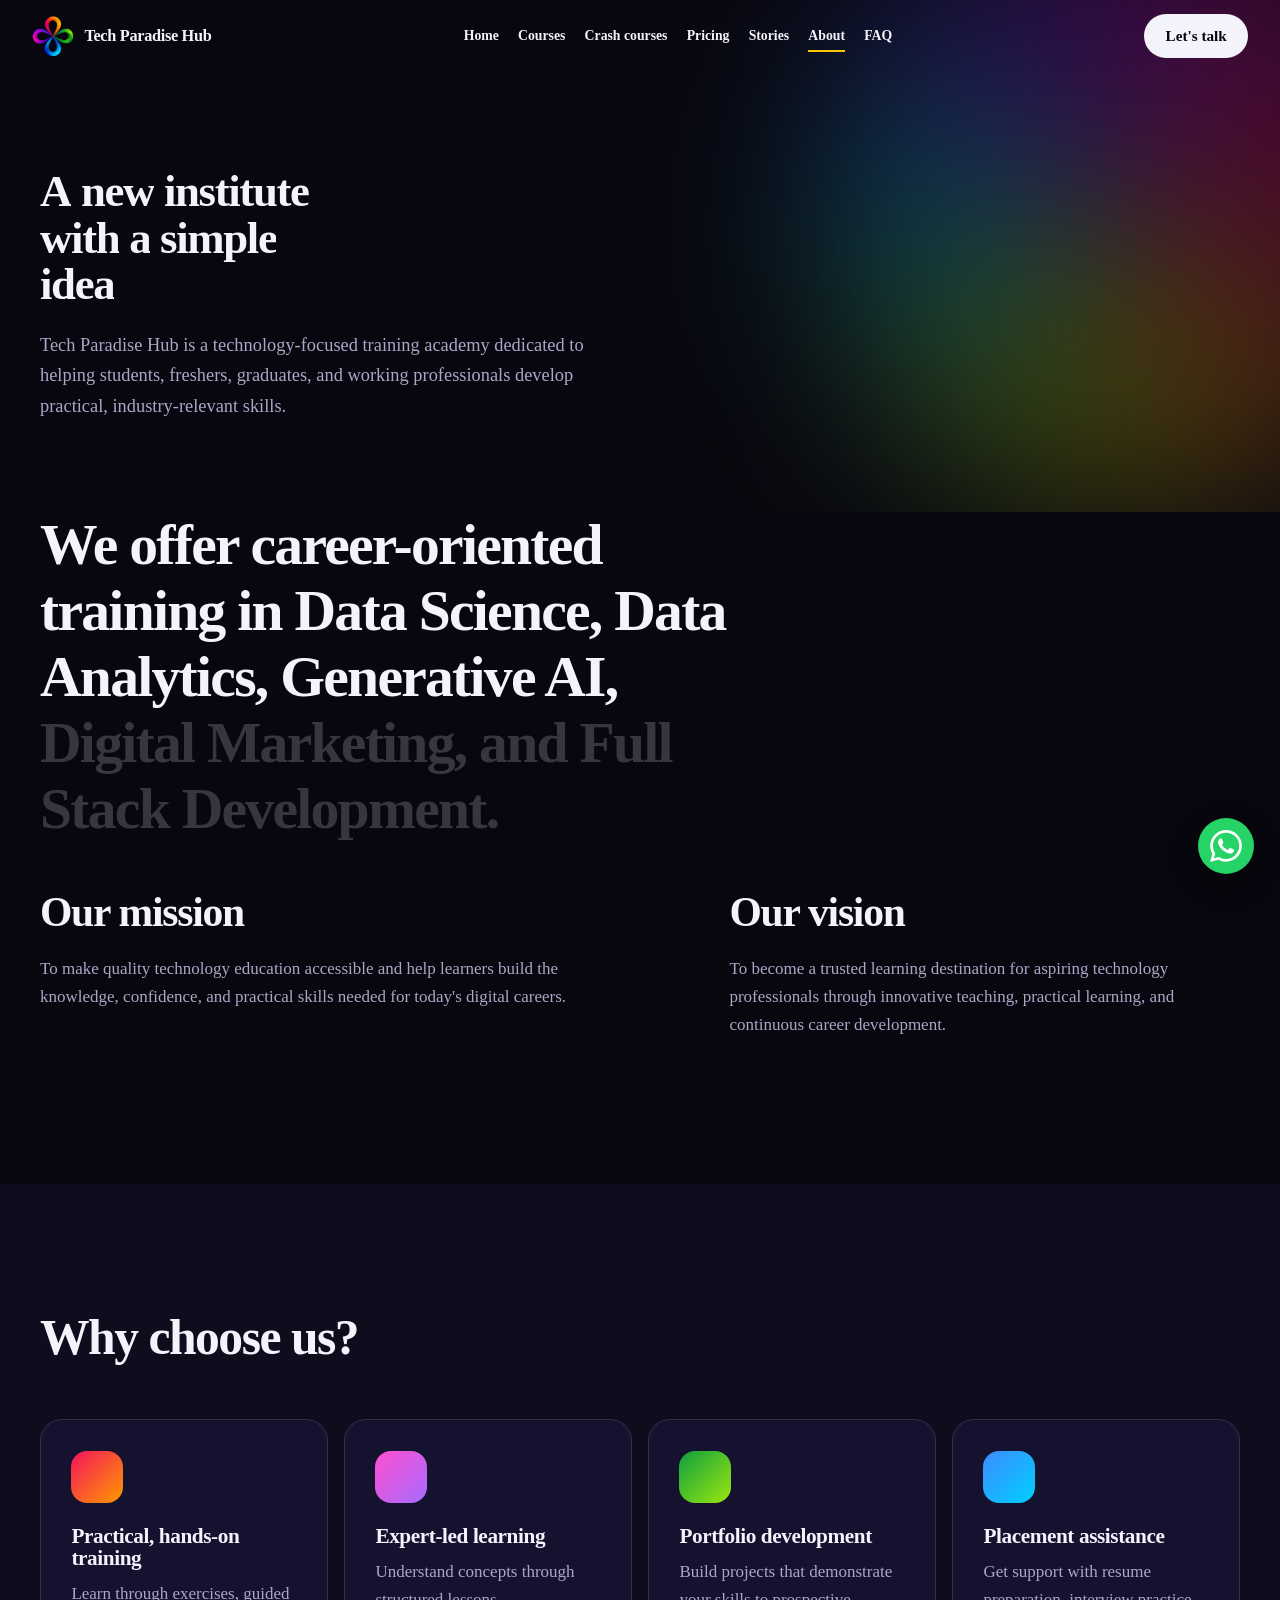
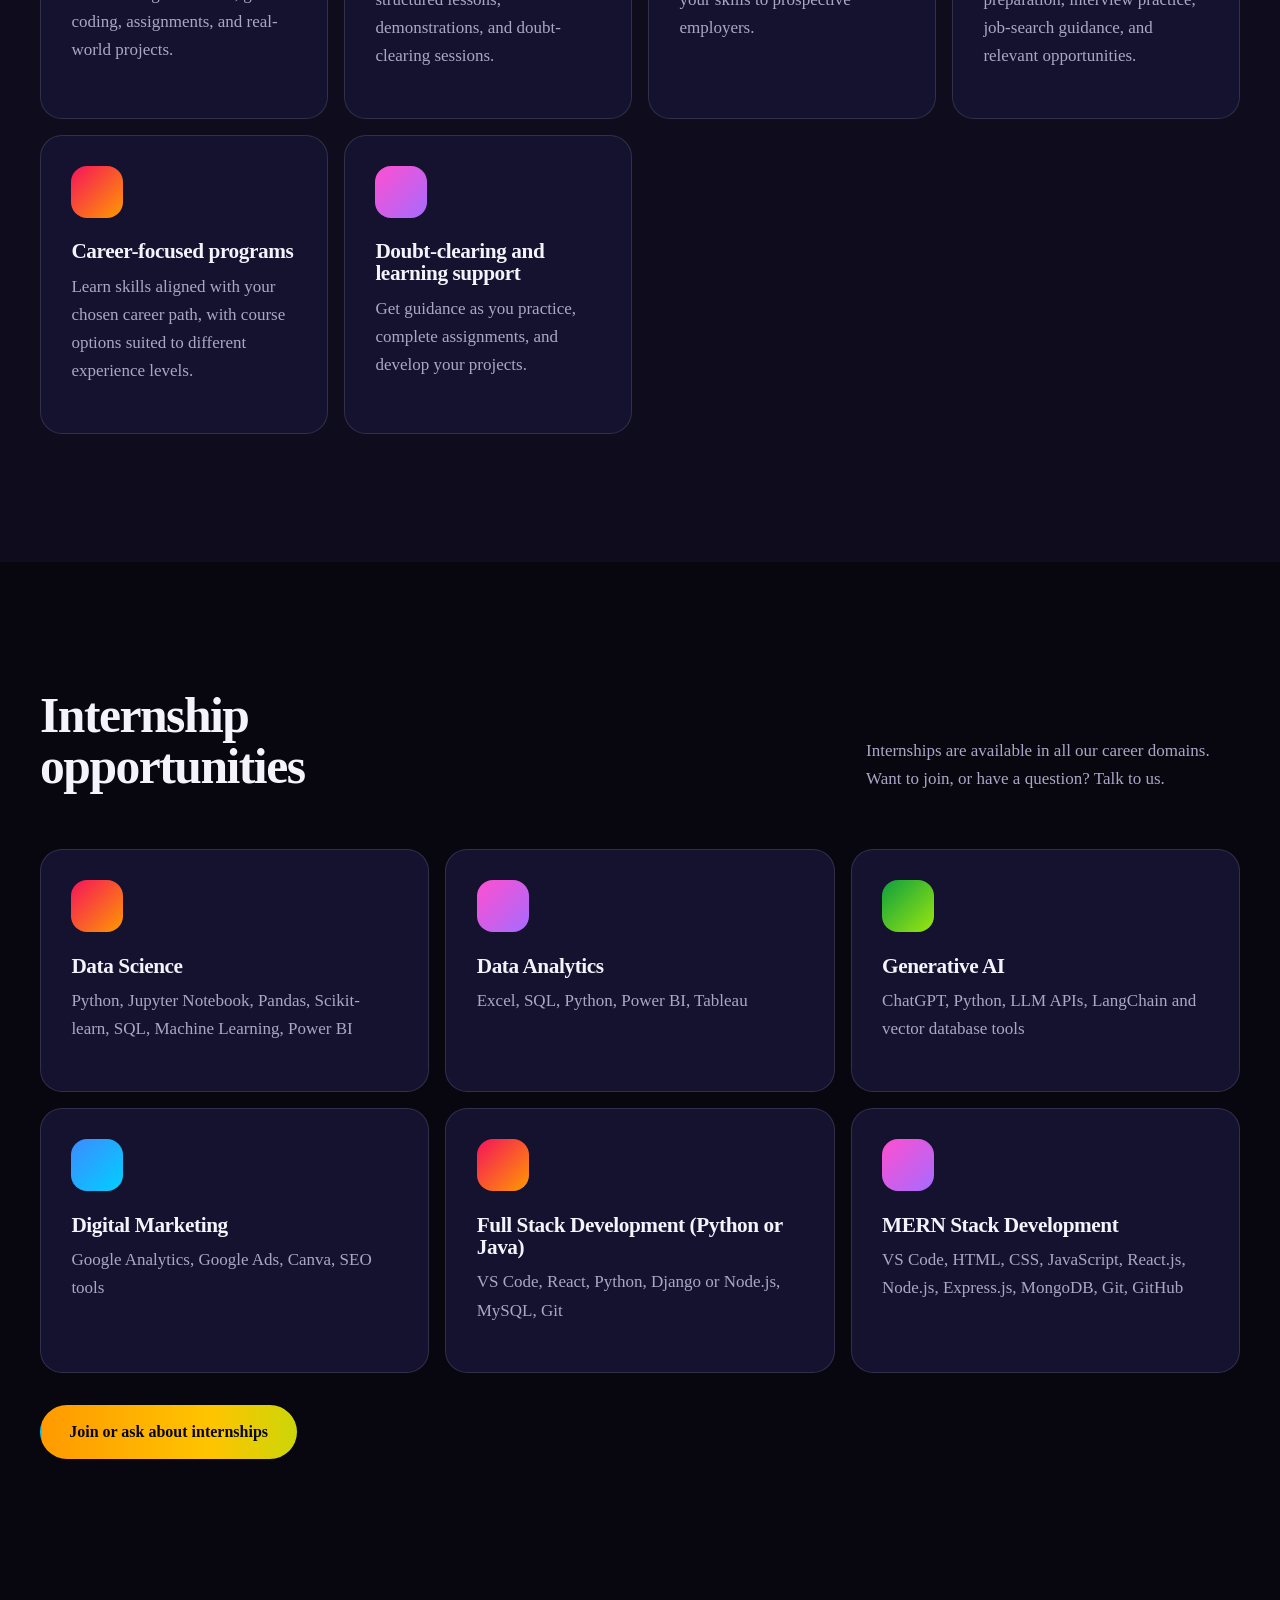
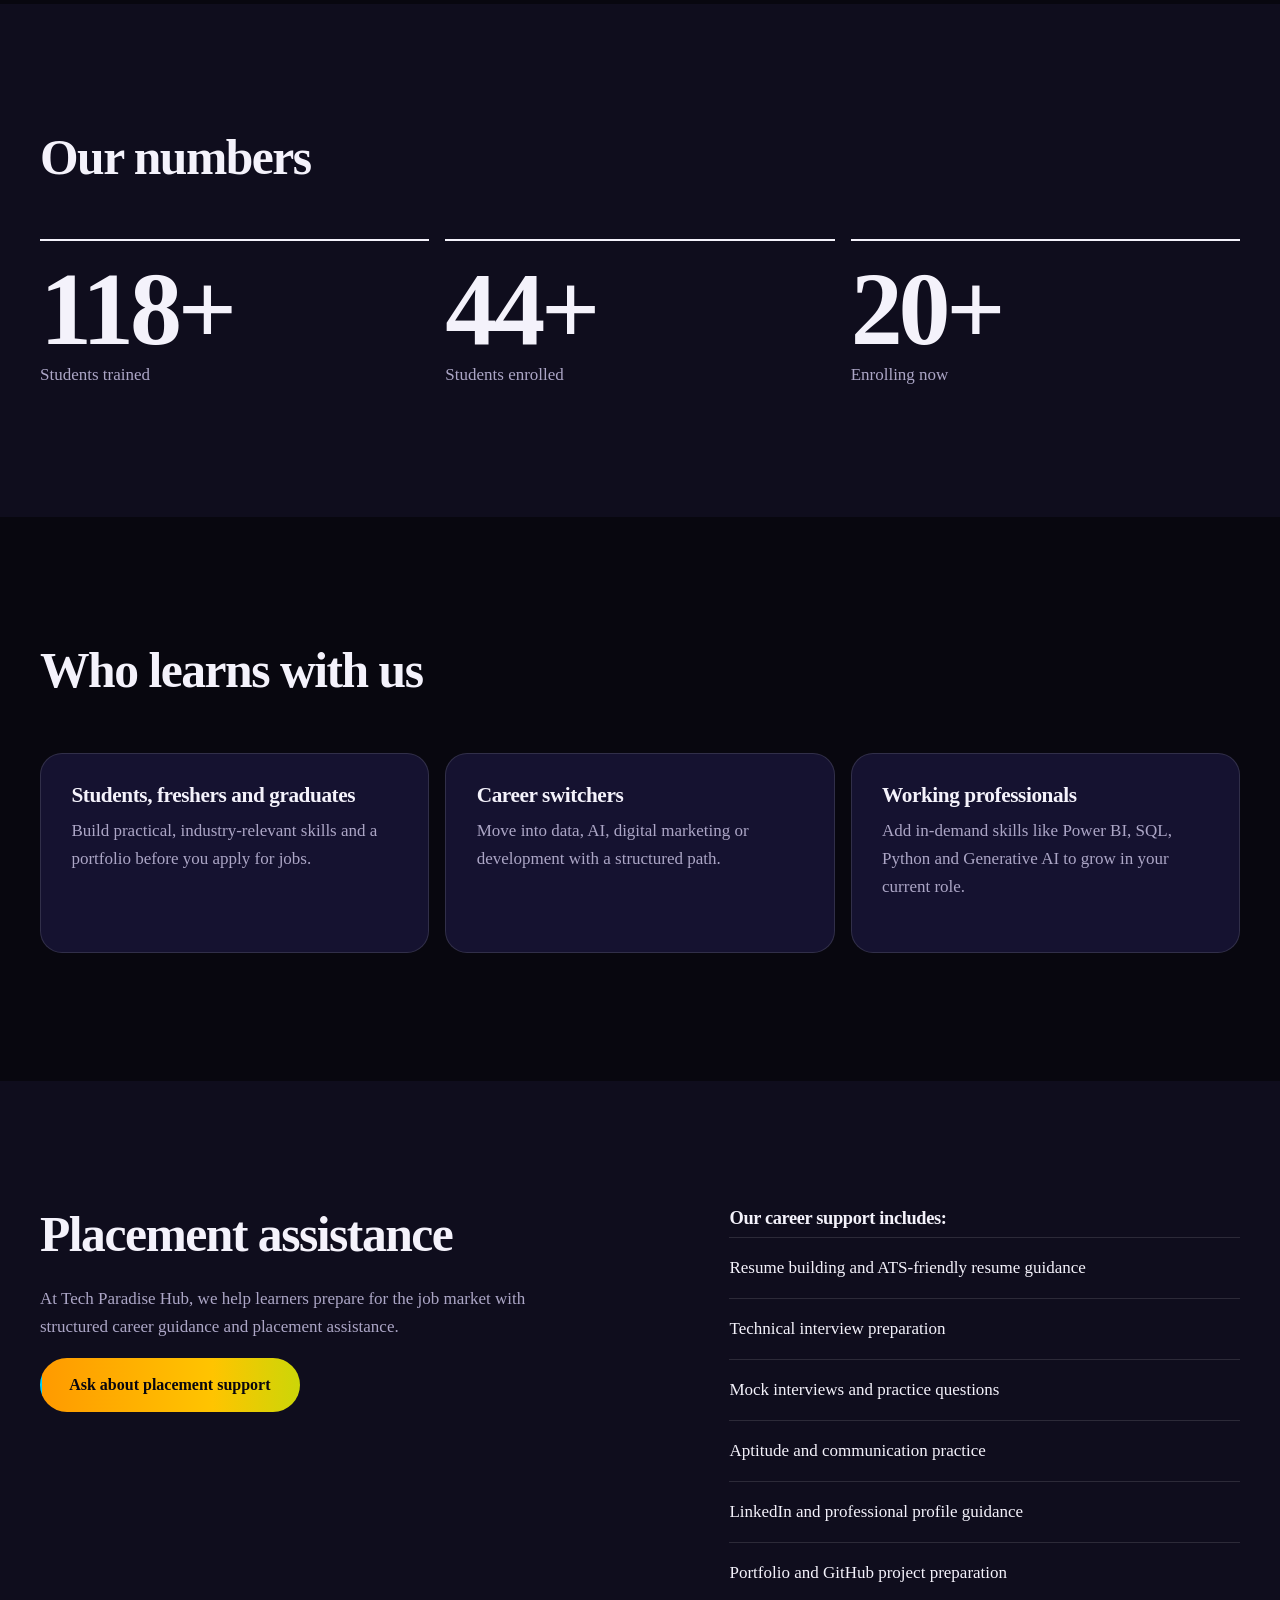
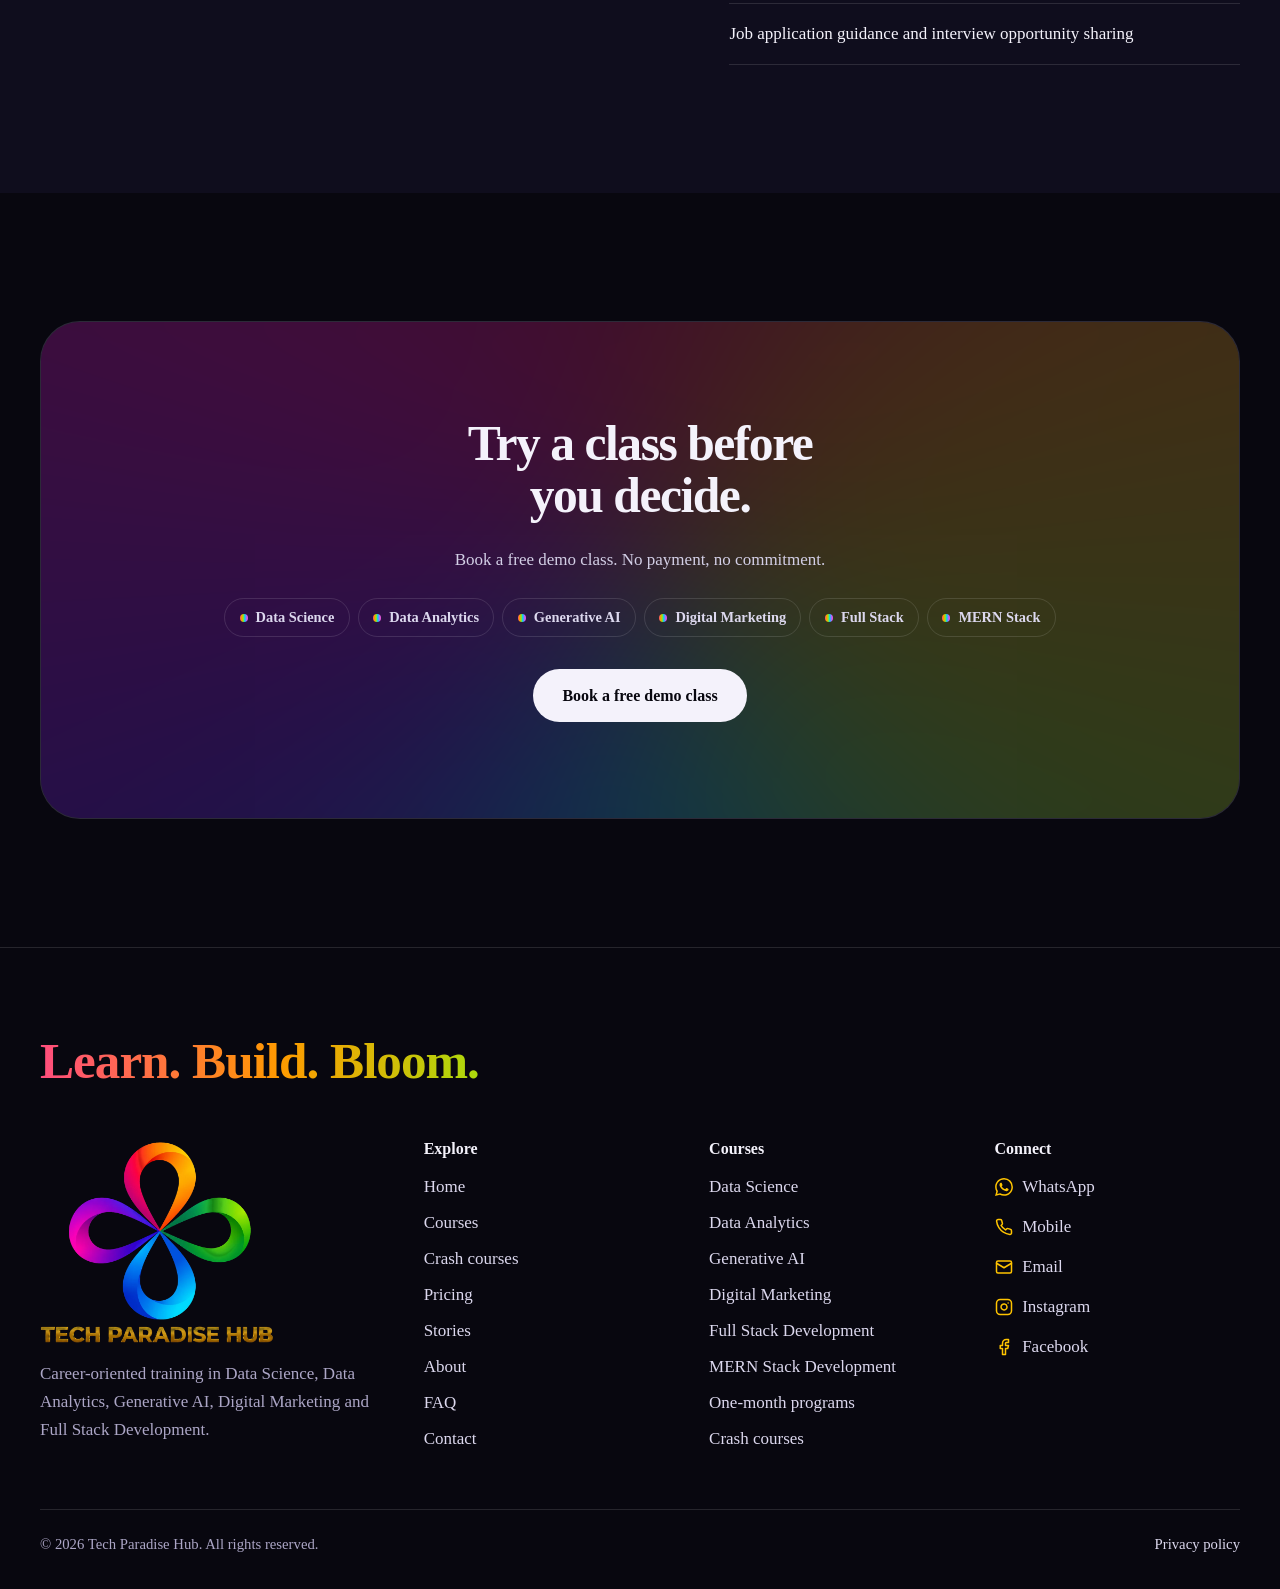
<file: about.html>
<!DOCTYPE html>
<html lang="en">
<head>
<meta charset="utf-8">
<meta http-equiv="Content-Security-Policy" content="default-src 'self'; script-src 'self' 'unsafe-inline'; style-src 'self' 'unsafe-inline' https://fonts.googleapis.com; font-src https://fonts.gstatic.com; img-src 'self' data:; connect-src 'self' https://api.emailjs.com; form-action 'self'; base-uri 'self'; object-src 'none'; frame-ancestors 'self'">
<meta name="referrer" content="strict-origin-when-cross-origin">
<meta name="viewport" content="width=device-width, initial-scale=1">
<title>About Tech Paradise Hub</title>
<meta name="description" content="About Tech Paradise Hub: our mission, vision, why learners choose us, and the internships we offer.">
<meta name="theme-color" content="#08070F">
<meta property="og:title" content="About Tech Paradise Hub">
<meta property="og:description" content="About Tech Paradise Hub: our mission, vision, why learners choose us, and the internships we offer.">
<meta property="og:type" content="website">
<meta property="og:image" content="https://www.techparadisehub.in/images/og-image.jpg">
<meta property="og:url" content="https://www.techparadisehub.in/about.html">
<link rel="canonical" href="https://www.techparadisehub.in/about.html">
<link rel="icon" type="image/png" sizes="96x96" href="images/favicon.png">
<link rel="apple-touch-icon" href="images/favicon.png">
<link rel="preconnect" href="https://fonts.googleapis.com">
<link rel="preconnect" href="https://fonts.gstatic.com" crossorigin>
<link href="https://fonts.googleapis.com/css2?family=Merriweather:wght@400;700;900&display=swap" rel="stylesheet">
<script>(function(d){d.classList.add("js");var n=false;try{n=sessionStorage.getItem("tph-nav")==="1";}catch(e){}if(!n)d.classList.add("no-curtain");d.style.setProperty("--spin-phase",-(Date.now()%1200)+"ms");})(document.documentElement);</script>
<link rel="stylesheet" href="css/style.css">
<script type="application/ld+json">{"@context":"https://schema.org","@type":"EducationalOrganization","name":"Tech Paradise Hub","url":"https://www.techparadisehub.in/","logo":"https://www.techparadisehub.in/images/logo-full.png","telephone":"+91-90478-56989","email":"hr@techparadisehub.in","sameAs":["https://instagram.com/techparadisehub","https://www.facebook.com/profile.php?id=61595498963212"]}</script>

</head>
<body>
<div class="curtain" aria-hidden="true"><img src="images/logo-mark.webp" width="190" height="181" alt=""></div>
<div class="cursor" aria-hidden="true"><div class="cursor-ring"><span></span></div></div>
<a class="skip-link" href="#main">Skip to content</a>
<header class="site-header">
<div class="wrap header-row">
<a class="brand" href="./" aria-label="Tech Paradise Hub, home"><img src="images/logo-mark.webp" width="42" height="40" alt=""><span>Tech Paradise Hub</span></a>
<nav class="nav" aria-label="Main"><a href="./">Home</a><a href="courses.html">Courses</a><a href="crash-courses.html">Crash courses</a><a href="pricing.html">Pricing</a><a href="stories.html">Stories</a><a href="about.html" aria-current="page">About</a><a href="faq.html">FAQ</a></nav>
<div class="header-actions">
<a class="btn btn--fill btn-sm header-cta" href="contact.html" data-open-drawer data-cursor="Talk">Let's talk</a>
<button class="menu-btn" type="button" aria-expanded="false" aria-controls="overlay"><i></i>Menu</button>
</div>
</div>
</header>
<div class="overlay" id="overlay" role="dialog" aria-modal="true" aria-label="Menu">
<div class="overlay-top"><a class="brand" href="./"><img src="images/logo-mark.webp" width="42" height="40" alt=""><span>Tech Paradise Hub</span></a><button class="menu-btn" id="menu-close" type="button">Close</button></div>
<ul class="overlay-links">
<li><a href="./">Home</a></li><li><a href="courses.html">Courses</a></li><li><a href="crash-courses.html">Crash courses</a></li><li><a href="pricing.html">Pricing</a></li><li><a href="stories.html">Stories</a></li><li><a href="about.html">About</a></li><li><a href="faq.html">FAQ</a></li><li><a href="contact.html">Contact</a></li>
</ul>
<div class="overlay-foot"><a class="btn btn--grad" href="contact.html" data-open-drawer>Book a free demo</a><a class="btn btn--line" href="https://wa.me/919047856989" data-contact="whatsapp">WhatsApp us</a></div>
</div>
<main id="main">
<section class="page-hero"><div class="wrap"><h1 class="split">A new institute with a simple idea</h1><p class="reveal intro">Tech Paradise Hub is a technology-focused training academy dedicated to helping students, freshers, graduates, and working professionals develop practical, industry-relevant skills.</p></div></section>
<section class="section" style="padding-top:0"><div class="wrap">
<p class="statement">We offer career-oriented training in Data Science, Data Analytics, Generative AI, Digital Marketing, and Full Stack Development.</p>
<div class="about-grid" style="margin-top:3rem">
<div><h2 class="reveal" style="font-size:clamp(1.6rem,3.6vw,2.6rem)">Our mission</h2><p class="dim">To make quality technology education accessible and help learners build the knowledge, confidence, and practical skills needed for today's digital careers.</p></div>
<div><h2 class="reveal" style="font-size:clamp(1.6rem,3.6vw,2.6rem)">Our vision</h2><p class="dim">To become a trusted learning destination for aspiring technology professionals through innovative teaching, practical learning, and continuous career development.</p></div>
</div>
</div></section>
<section class="section section--alt" id="why"><div class="wrap">
<div class="section-head"><h2 class="reveal">Why choose us?</h2></div>
<div class="cards">
<div class="card hue-red reveal" style="min-height:240px"><span class="chip" aria-hidden="true"></span><h3>Practical, hands-on training</h3><p class="dim">Learn through exercises, guided coding, assignments, and real-world projects.</p></div><div class="card hue-purple reveal" style="min-height:240px"><span class="chip" aria-hidden="true"></span><h3>Expert-led learning</h3><p class="dim">Understand concepts through structured lessons, demonstrations, and doubt-clearing sessions.</p></div><div class="card hue-green reveal" style="min-height:240px"><span class="chip" aria-hidden="true"></span><h3>Portfolio development</h3><p class="dim">Build projects that demonstrate your skills to prospective employers.</p></div><div class="card hue-blue reveal" style="min-height:240px"><span class="chip" aria-hidden="true"></span><h3>Placement assistance</h3><p class="dim">Get support with resume preparation, interview practice, job-search guidance, and relevant opportunities.</p></div><div class="card hue-red reveal" style="min-height:240px"><span class="chip" aria-hidden="true"></span><h3>Career-focused programs</h3><p class="dim">Learn skills aligned with your chosen career path, with course options suited to different experience levels.</p></div><div class="card hue-purple reveal" style="min-height:240px"><span class="chip" aria-hidden="true"></span><h3>Doubt-clearing and learning support</h3><p class="dim">Get guidance as you practice, complete assignments, and develop your projects.</p></div>
</div></div></section>
<!-- Mentors section hidden (replaced by Internships). Uncomment to restore.
<section class="section" id="mentors"><div class="wrap">
<div class="section-head"><h2 class="reveal">Meet the mentors</h2><p>Working practitioners who teach what they use.</p></div>
<div class="mentors" data-render="mentors" data-limit="99"></div>
</div></section>
-->
<section class="section" id="internships"><div class="wrap">
<div class="section-head"><h2 class="reveal">Internship opportunities</h2><p class="reveal">Internships are available in all our career domains. Want to join, or have a question? Talk to us.</p></div>
<div class="cards cards--intern">
<div class="card hue-red reveal"><span class="chip" aria-hidden="true"></span><h3>Data Science</h3><p class="dim">Python, Jupyter Notebook, Pandas, Scikit-learn, SQL, Machine Learning, Power BI</p></div><div class="card hue-purple reveal"><span class="chip" aria-hidden="true"></span><h3>Data Analytics</h3><p class="dim">Excel, SQL, Python, Power BI, Tableau</p></div><div class="card hue-green reveal"><span class="chip" aria-hidden="true"></span><h3>Generative AI</h3><p class="dim">ChatGPT, Python, LLM APIs, LangChain and vector database tools</p></div><div class="card hue-blue reveal"><span class="chip" aria-hidden="true"></span><h3>Digital Marketing</h3><p class="dim">Google Analytics, Google Ads, Canva, SEO tools</p></div><div class="card hue-red reveal"><span class="chip" aria-hidden="true"></span><h3>Full Stack Development (Python or Java)</h3><p class="dim">VS Code, React, Python, Django or Node.js, MySQL, Git</p></div><div class="card hue-purple reveal"><span class="chip" aria-hidden="true"></span><h3>MERN Stack Development</h3><p class="dim">VS Code, HTML, CSS, JavaScript, React.js, Node.js, Express.js, MongoDB, Git, GitHub</p></div>
</div>
<p style="margin-top:2rem"><a class="btn btn--grad reveal" href="contact.html?course=internship" data-open-drawer data-course="internship" data-cursor="Talk">Join or ask about internships</a></p>
</div></section>
<section class="section section--alt"><div class="wrap">
<div class="section-head"><h2 class="reveal">Our numbers</h2></div>
<div class="big-stats"><div class="big-stat reveal"><b data-stat="trained" data-count="120" data-suffix="+">120+</b><span>Students trained</span></div><div class="big-stat reveal"><b data-stat="enrolled" data-count="45" data-suffix="+">45+</b><span>Students enrolled</span></div><div class="big-stat reveal"><b data-stat="enrolling" data-count="20" data-suffix="+">20+</b><span>Enrolling now</span></div></div>
</div></section>
<section class="section"><div class="wrap">
<div class="section-head"><h2 class="reveal">Who learns with us</h2></div>
<div class="cards">
<div class="card hue-blue reveal" style="min-height:200px"><h3>Students, freshers and graduates</h3><p class="dim">Build practical, industry-relevant skills and a portfolio before you apply for jobs.</p></div>
<div class="card hue-green reveal" style="min-height:200px"><h3>Career switchers</h3><p class="dim">Move into data, AI, digital marketing or development with a structured path.</p></div>
<div class="card hue-red reveal" style="min-height:200px"><h3>Working professionals</h3><p class="dim">Add in-demand skills like Power BI, SQL, Python and Generative AI to grow in your current role.</p></div>
</div></div></section>
<section class="section section--alt" id="placement">
<div class="wrap about-grid">
<div>
<h2 class="reveal">Placement assistance</h2>
<p class="dim reveal">At Tech Paradise Hub, we help learners prepare for the job market with structured career guidance and placement assistance.</p>
<a class="btn btn--grad reveal" href="contact.html?course=placement" data-open-drawer data-course="placement" data-cursor="Talk">Ask about placement support</a>
</div>
<div>
<h3 class="reveal">Our career support includes:</h3>
<ul class="info-list reveal"><li>Resume building and ATS-friendly resume guidance</li><li>Technical interview preparation</li><li>Mock interviews and practice questions</li><li>Aptitude and communication practice</li><li>LinkedIn and professional profile guidance</li><li>Portfolio and GitHub project preparation</li><li>Job application guidance and interview opportunity sharing</li></ul>
</div>
</div>
</section>
<section class="section"><div class="wrap"><div class="cta reveal">
<h2>Try a class before you decide.</h2><p>Book a free demo class. No payment, no commitment.</p>
<div class="tags"><span class="tag"><i></i>Data Science</span><span class="tag"><i></i>Data Analytics</span><span class="tag"><i></i>Generative AI</span><span class="tag"><i></i>Digital Marketing</span><span class="tag"><i></i>Full Stack</span><span class="tag"><i></i>MERN Stack</span></div>
<a class="btn btn--fill" href="contact.html" data-open-drawer data-cursor="Talk">Book a free demo class</a>
</div></div></section>
</main>
<footer class="site-footer">
<div class="wrap">
<p class="giant" aria-hidden="true">Learn. Build. Bloom.</p>
<div class="footer-top">
<div class="footer-brand"><img src="images/logo-full.webp" width="240" height="186" alt="Tech Paradise Hub" loading="lazy"><p>Career-oriented training in Data Science, Data Analytics, Generative AI, Digital Marketing and Full Stack Development.</p></div>
<div><h2>Explore</h2><ul><li><a href="./">Home</a></li><li><a href="courses.html">Courses</a></li><li><a href="crash-courses.html">Crash courses</a></li><li><a href="pricing.html">Pricing</a></li><li><a href="stories.html">Stories</a></li><li><a href="about.html">About</a></li><li><a href="faq.html">FAQ</a></li><li><a href="contact.html">Contact</a></li></ul></div>
<div><h2>Courses</h2><ul><li><a href="courses.html#data-science">Data Science</a></li><li><a href="courses.html#data-analytics">Data Analytics</a></li><li><a href="courses.html#generative-ai">Generative AI</a></li><li><a href="courses.html#digital-marketing">Digital Marketing</a></li><li><a href="courses.html#full-stack">Full Stack Development</a></li><li><a href="courses.html#mern-stack">MERN Stack Development</a></li><li><a href="courses.html#one-month">One-month programs</a></li><li><a href="crash-courses.html">Crash courses</a></li></ul></div>
<div><h2>Connect</h2><ul><li><a href="https://wa.me/919047856989" data-contact="whatsapp"><span class="ico"><svg viewBox="0 0 24 24" fill="currentColor" aria-hidden="true"><path d="M17.472 14.382c-.297-.149-1.758-.867-2.03-.967-.273-.099-.471-.148-.67.15-.197.297-.767.966-.94 1.164-.173.199-.347.223-.644.075-.297-.15-1.255-.463-2.39-1.475-.883-.788-1.48-1.761-1.653-2.059-.173-.297-.018-.458.13-.606.134-.133.298-.347.446-.52.149-.174.198-.298.298-.497.099-.198.05-.371-.025-.52-.075-.149-.669-1.612-.916-2.207-.242-.579-.487-.5-.669-.51-.173-.008-.371-.01-.57-.01-.198 0-.52.074-.792.372-.272.297-1.04 1.016-1.04 2.479 0 1.462 1.065 2.875 1.213 3.074.149.198 2.096 3.2 5.077 4.487.709.306 1.262.489 1.694.625.712.227 1.36.195 1.871.118.571-.085 1.758-.719 2.006-1.413.248-.694.248-1.289.173-1.413-.074-.124-.272-.198-.57-.347m-5.421 7.403h-.004a9.87 9.87 0 01-5.031-1.378l-.361-.214-3.741.982.998-3.648-.235-.374a9.86 9.86 0 01-1.51-5.26c.001-5.45 4.436-9.884 9.888-9.884 2.64 0 5.122 1.03 6.988 2.898a9.825 9.825 0 012.893 6.994c-.003 5.45-4.437 9.884-9.885 9.884m8.413-18.297A11.815 11.815 0 0012.05 0C5.495 0 .16 5.335.157 11.892c0 2.096.547 4.142 1.588 5.945L.057 24l6.305-1.654a11.882 11.882 0 005.683 1.448h.005c6.554 0 11.89-5.335 11.893-11.893a11.821 11.821 0 00-3.48-8.413z"/></svg></span>WhatsApp</a></li><li><a href="tel:+919047856989" data-contact="phone"><span class="ico"><svg viewBox="0 0 24 24" fill="none" stroke="currentColor" stroke-width="2" stroke-linecap="round" stroke-linejoin="round" aria-hidden="true"><path d="M22 16.92v3a2 2 0 0 1-2.18 2 19.79 19.79 0 0 1-8.63-3.07 19.5 19.5 0 0 1-6-6 19.79 19.79 0 0 1-3.07-8.67A2 2 0 0 1 4.11 2h3a2 2 0 0 1 2 1.72 12.84 12.84 0 0 0 .7 2.81 2 2 0 0 1-.45 2.11L8.09 9.91a16 16 0 0 0 6 6l1.27-1.27a2 2 0 0 1 2.11-.45 12.84 12.84 0 0 0 2.81.7A2 2 0 0 1 22 16.92z"/></svg></span>Mobile</a></li><li><a href="mailto:hr@techparadisehub.in" data-contact="email"><span class="ico"><svg viewBox="0 0 24 24" fill="none" stroke="currentColor" stroke-width="2" stroke-linecap="round" stroke-linejoin="round" aria-hidden="true"><rect x="2" y="4" width="20" height="16" rx="2"/><path d="m22 7-10 6L2 7"/></svg></span>Email</a></li><li><a href="https://instagram.com/techparadisehub" data-contact="instagram"><span class="ico"><svg viewBox="0 0 24 24" fill="none" stroke="currentColor" stroke-width="2" stroke-linecap="round" stroke-linejoin="round" aria-hidden="true"><rect x="2" y="2" width="20" height="20" rx="5"/><path d="M16 11.37A4 4 0 1 1 12.63 8 4 4 0 0 1 16 11.37z"/><path d="M17.5 6.5h.01"/></svg></span>Instagram</a></li><li><a href="https://www.facebook.com/profile.php?id=61595498963212" data-contact="facebook"><span class="ico"><svg viewBox="0 0 24 24" fill="none" stroke="currentColor" stroke-width="2" stroke-linecap="round" stroke-linejoin="round" aria-hidden="true"><path d="M18 2h-3a5 5 0 0 0-5 5v3H7v4h3v8h4v-8h3l1-4h-4V7a1 1 0 0 1 1-1h3z"/></svg></span>Facebook</a></li></ul></div>
</div>
<div class="footer-bottom"><span>&copy; <span id="year">2026</span> Tech Paradise Hub. All rights reserved.</span><a href="privacy.html">Privacy policy</a></div>
</div>
</footer>
<div class="scrim" id="scrim"></div>
<aside class="drawer" id="drawer" role="dialog" aria-modal="true" aria-labelledby="drawer-title">
<div class="drawer-head"><h2 id="drawer-title">Let's talk</h2><button class="icon-btn" type="button" data-close-drawer aria-label="Close">&times;</button></div>
<p class="dim">Tell us what you want to learn. We reply by email within one working day.</p>
<form data-form method="post" novalidate>
<div class="hp" aria-hidden="true"><label>Leave this empty <input type="text" name="_honey" tabindex="-1" autocomplete="off"></label></div>
<div class="form-row">
<div class="field"><label for="d-name">Full name</label><input type="text" id="d-name" name="name" maxlength="80" autocomplete="name" required><div class="error-msg" role="alert"></div></div>
<div class="field"><label for="d-email">Email</label><input type="email" id="d-email" name="email" maxlength="120" autocomplete="email" required><div class="error-msg" role="alert"></div></div>
</div>
<div class="form-row">
<div class="field"><label for="d-phone">Phone</label><input type="tel" id="d-phone" name="phone" maxlength="20" inputmode="tel" autocomplete="tel" required><div class="error-msg" role="alert"></div></div>
<div class="field"><label for="d-course">Course</label><select id="d-course" name="course" required><option value="">Choose a course</option><optgroup label="Career courses"><option value="data-science">Data Science</option><option value="data-analytics">Data Analytics</option><option value="generative-ai">Generative AI</option><option value="digital-marketing">Digital Marketing</option><option value="full-stack">Full Stack Development (Python or Java)</option><option value="mern-stack">MERN Stack Development</option></optgroup><optgroup label="One-month core programs"><option value="ai-data-analytics">AI-Driven Data Analytics (1 month)</option><option value="power-bi-dashboard-studio">Power BI Dashboard Studio (1 month)</option><option value="tableau-visual-intelligence">Tableau Visual Intelligence (1 month)</option><option value="sql-data-explorer">SQL Data Explorer (1 month)</option><option value="excel-mastery-lab">Excel Mastery Lab: Basic to Advanced (1 month)</option><option value="python-coding-foundations">Python Coding Foundations (1 month)</option><option value="data-science-explorer">Data Science Explorer (1 month)</option><option value="data-analytics-starter">Data Analytics Starter Program (1 month)</option></optgroup><optgroup label="5-day crash courses"><option value="crash-data-science">Data Science Launchpad (5-day crash course)</option><option value="crash-ai-data-analytics">AI-Powered Data Analytics (5-day crash course)</option><option value="crash-power-bi">Power BI Dashboard Starter (5-day crash course)</option><option value="crash-tableau">Tableau Visualization Express (5-day crash course)</option><option value="crash-mysql">MySQL Query Mastery (5-day crash course)</option><option value="crash-python">Python Code Starter (5-day crash course)</option></optgroup><option value="placement">Placement assistance</option><option value="internship">Internship</option><option value="not-sure">Not sure yet</option></select><div class="error-msg" role="alert"></div></div>
</div>
<div class="field"><label for="d-message">Your message</label><textarea id="d-message" name="message" maxlength="1000" rows="4" required></textarea><div class="error-msg" role="alert"></div></div>
<div class="field"><label class="check"><input type="checkbox" name="consent" value="yes"> <span>I agree that Tech Paradise Hub may contact me about this enquiry. <a href="privacy.html">Privacy policy</a></span></label><div class="error-msg" role="alert"></div></div>
<button class="btn btn--grad" type="submit">Send message</button>
<div class="form-status" role="status" aria-live="polite"></div>
</form>
</aside>
<a class="fab" href="https://wa.me/919047856989" data-contact="whatsapp" aria-label="Chat on WhatsApp"><svg viewBox="0 0 24 24" fill="currentColor" aria-hidden="true"><path d="M17.472 14.382c-.297-.149-1.758-.867-2.03-.967-.273-.099-.471-.148-.67.15-.197.297-.767.966-.94 1.164-.173.199-.347.223-.644.075-.297-.15-1.255-.463-2.39-1.475-.883-.788-1.48-1.761-1.653-2.059-.173-.297-.018-.458.13-.606.134-.133.298-.347.446-.52.149-.174.198-.298.298-.497.099-.198.05-.371-.025-.52-.075-.149-.669-1.612-.916-2.207-.242-.579-.487-.5-.669-.51-.173-.008-.371-.01-.57-.01-.198 0-.52.074-.792.372-.272.297-1.04 1.016-1.04 2.479 0 1.462 1.065 2.875 1.213 3.074.149.198 2.096 3.2 5.077 4.487.709.306 1.262.489 1.694.625.712.227 1.36.195 1.871.118.571-.085 1.758-.719 2.006-1.413.248-.694.248-1.289.173-1.413-.074-.124-.272-.198-.57-.347m-5.421 7.403h-.004a9.87 9.87 0 01-5.031-1.378l-.361-.214-3.741.982.998-3.648-.235-.374a9.86 9.86 0 01-1.51-5.26c.001-5.45 4.436-9.884 9.888-9.884 2.64 0 5.122 1.03 6.988 2.898a9.825 9.825 0 012.893 6.994c-.003 5.45-4.437 9.884-9.885 9.884m8.413-18.297A11.815 11.815 0 0012.05 0C5.495 0 .16 5.335.157 11.892c0 2.096.547 4.142 1.588 5.945L.057 24l6.305-1.654a11.882 11.882 0 005.683 1.448h.005c6.554 0 11.89-5.335 11.893-11.893a11.821 11.821 0 00-3.48-8.413z"/></svg></a>
<script src="js/site-data.js"></script>
<script src="js/main.js" defer></script>
</body>
</html>
</file>
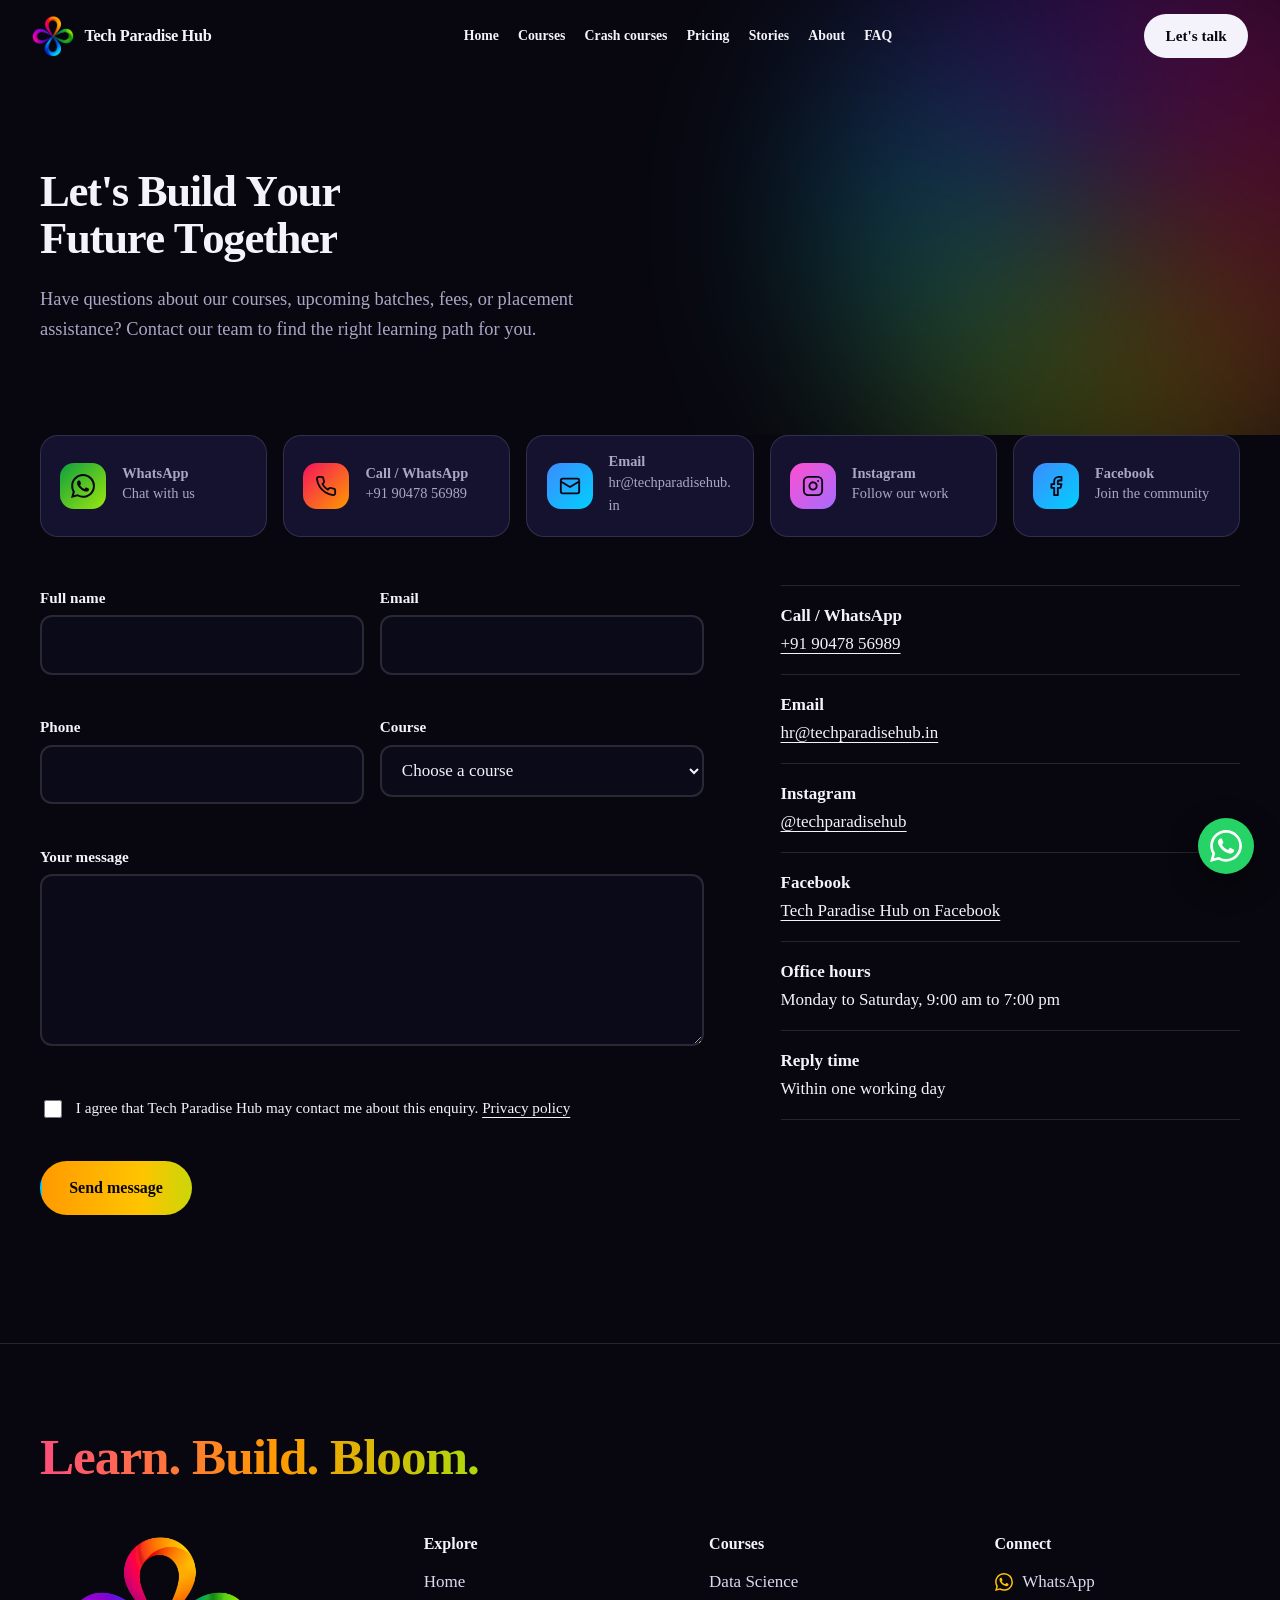
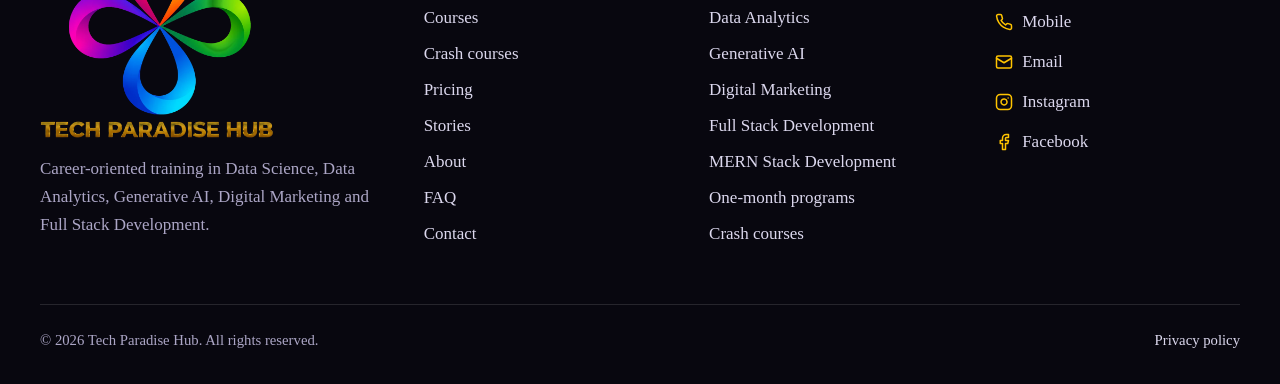
<file: contact.html>
<!DOCTYPE html>
<html lang="en">
<head>
<meta charset="utf-8">
<meta http-equiv="Content-Security-Policy" content="default-src 'self'; script-src 'self' 'unsafe-inline'; style-src 'self' 'unsafe-inline' https://fonts.googleapis.com; font-src https://fonts.gstatic.com; img-src 'self' data:; connect-src 'self' https://api.emailjs.com; form-action 'self'; base-uri 'self'; object-src 'none'; frame-ancestors 'self'">
<meta name="referrer" content="strict-origin-when-cross-origin">
<meta name="viewport" content="width=device-width, initial-scale=1">
<title>Contact | Tech Paradise Hub</title>
<meta name="description" content="Contact Tech Paradise Hub about courses, upcoming batches, fees or placement assistance. Call or WhatsApp +91 90478 56989 or email hr@techparadisehub.in.">
<meta name="theme-color" content="#08070F">
<meta property="og:title" content="Contact | Tech Paradise Hub">
<meta property="og:description" content="Contact Tech Paradise Hub about courses, upcoming batches, fees or placement assistance. Call or WhatsApp +91 90478 56989 or email hr@techparadisehub.in.">
<meta property="og:type" content="website">
<meta property="og:image" content="https://www.techparadisehub.in/images/og-image.jpg">
<meta property="og:url" content="https://www.techparadisehub.in/contact.html">
<link rel="canonical" href="https://www.techparadisehub.in/contact.html">
<link rel="icon" type="image/png" sizes="96x96" href="images/favicon.png">
<link rel="apple-touch-icon" href="images/favicon.png">
<link rel="preconnect" href="https://fonts.googleapis.com">
<link rel="preconnect" href="https://fonts.gstatic.com" crossorigin>
<link href="https://fonts.googleapis.com/css2?family=Merriweather:wght@400;700;900&display=swap" rel="stylesheet">
<script>(function(d){d.classList.add("js");var n=false;try{n=sessionStorage.getItem("tph-nav")==="1";}catch(e){}if(!n)d.classList.add("no-curtain");d.style.setProperty("--spin-phase",-(Date.now()%1200)+"ms");})(document.documentElement);</script>
<link rel="stylesheet" href="css/style.css">
<script type="application/ld+json">{"@context":"https://schema.org","@type":"EducationalOrganization","name":"Tech Paradise Hub","url":"https://www.techparadisehub.in/","logo":"https://www.techparadisehub.in/images/logo-full.png","telephone":"+91-90478-56989","email":"hr@techparadisehub.in","sameAs":["https://instagram.com/techparadisehub","https://www.facebook.com/profile.php?id=61595498963212"]}</script>

</head>
<body>
<div class="curtain" aria-hidden="true"><img src="images/logo-mark.webp" width="190" height="181" alt=""></div>
<div class="cursor" aria-hidden="true"><div class="cursor-ring"><span></span></div></div>
<a class="skip-link" href="#main">Skip to content</a>
<header class="site-header">
<div class="wrap header-row">
<a class="brand" href="./" aria-label="Tech Paradise Hub, home"><img src="images/logo-mark.webp" width="42" height="40" alt=""><span>Tech Paradise Hub</span></a>
<nav class="nav" aria-label="Main"><a href="./">Home</a><a href="courses.html">Courses</a><a href="crash-courses.html">Crash courses</a><a href="pricing.html">Pricing</a><a href="stories.html">Stories</a><a href="about.html">About</a><a href="faq.html">FAQ</a></nav>
<div class="header-actions">
<a class="btn btn--fill btn-sm header-cta" href="contact.html" data-open-drawer data-cursor="Talk">Let's talk</a>
<button class="menu-btn" type="button" aria-expanded="false" aria-controls="overlay"><i></i>Menu</button>
</div>
</div>
</header>
<div class="overlay" id="overlay" role="dialog" aria-modal="true" aria-label="Menu">
<div class="overlay-top"><a class="brand" href="./"><img src="images/logo-mark.webp" width="42" height="40" alt=""><span>Tech Paradise Hub</span></a><button class="menu-btn" id="menu-close" type="button">Close</button></div>
<ul class="overlay-links">
<li><a href="./">Home</a></li><li><a href="courses.html">Courses</a></li><li><a href="crash-courses.html">Crash courses</a></li><li><a href="pricing.html">Pricing</a></li><li><a href="stories.html">Stories</a></li><li><a href="about.html">About</a></li><li><a href="faq.html">FAQ</a></li><li><a href="contact.html">Contact</a></li>
</ul>
<div class="overlay-foot"><a class="btn btn--grad" href="contact.html" data-open-drawer>Book a free demo</a><a class="btn btn--line" href="https://wa.me/919047856989" data-contact="whatsapp">WhatsApp us</a></div>
</div>
<main id="main">
<section class="page-hero"><div class="wrap"><h1 class="split">Let's Build Your Future Together</h1><p class="reveal intro">Have questions about our courses, upcoming batches, fees, or placement assistance? Contact our team to find the right learning path for you.</p></div></section>
<section class="section" style="padding-top:0"><div class="wrap">
<div class="channels"><a class="channel hue-green" href="https://wa.me/919047856989" data-contact="whatsapp"><span class="ico"><svg viewBox="0 0 24 24" fill="currentColor" aria-hidden="true"><path d="M17.472 14.382c-.297-.149-1.758-.867-2.03-.967-.273-.099-.471-.148-.67.15-.197.297-.767.966-.94 1.164-.173.199-.347.223-.644.075-.297-.15-1.255-.463-2.39-1.475-.883-.788-1.48-1.761-1.653-2.059-.173-.297-.018-.458.13-.606.134-.133.298-.347.446-.52.149-.174.198-.298.298-.497.099-.198.05-.371-.025-.52-.075-.149-.669-1.612-.916-2.207-.242-.579-.487-.5-.669-.51-.173-.008-.371-.01-.57-.01-.198 0-.52.074-.792.372-.272.297-1.04 1.016-1.04 2.479 0 1.462 1.065 2.875 1.213 3.074.149.198 2.096 3.2 5.077 4.487.709.306 1.262.489 1.694.625.712.227 1.36.195 1.871.118.571-.085 1.758-.719 2.006-1.413.248-.694.248-1.289.173-1.413-.074-.124-.272-.198-.57-.347m-5.421 7.403h-.004a9.87 9.87 0 01-5.031-1.378l-.361-.214-3.741.982.998-3.648-.235-.374a9.86 9.86 0 01-1.51-5.26c.001-5.45 4.436-9.884 9.888-9.884 2.64 0 5.122 1.03 6.988 2.898a9.825 9.825 0 012.893 6.994c-.003 5.45-4.437 9.884-9.885 9.884m8.413-18.297A11.815 11.815 0 0012.05 0C5.495 0 .16 5.335.157 11.892c0 2.096.547 4.142 1.588 5.945L.057 24l6.305-1.654a11.882 11.882 0 005.683 1.448h.005c6.554 0 11.89-5.335 11.893-11.893a11.821 11.821 0 00-3.48-8.413z"/></svg></span><span><b>WhatsApp</b><span>Chat with us</span></span></a><a class="channel hue-red" href="tel:+919047856989" data-contact="phone"><span class="ico"><svg viewBox="0 0 24 24" fill="none" stroke="currentColor" stroke-width="2" stroke-linecap="round" stroke-linejoin="round" aria-hidden="true"><path d="M22 16.92v3a2 2 0 0 1-2.18 2 19.79 19.79 0 0 1-8.63-3.07 19.5 19.5 0 0 1-6-6 19.79 19.79 0 0 1-3.07-8.67A2 2 0 0 1 4.11 2h3a2 2 0 0 1 2 1.72 12.84 12.84 0 0 0 .7 2.81 2 2 0 0 1-.45 2.11L8.09 9.91a16 16 0 0 0 6 6l1.27-1.27a2 2 0 0 1 2.11-.45 12.84 12.84 0 0 0 2.81.7A2 2 0 0 1 22 16.92z"/></svg></span><span><b>Call / WhatsApp</b><span data-contact-text="phone">+91 90478 56989</span></span></a><a class="channel hue-blue" href="mailto:hr@techparadisehub.in" data-contact="email"><span class="ico"><svg viewBox="0 0 24 24" fill="none" stroke="currentColor" stroke-width="2" stroke-linecap="round" stroke-linejoin="round" aria-hidden="true"><rect x="2" y="4" width="20" height="16" rx="2"/><path d="m22 7-10 6L2 7"/></svg></span><span><b>Email</b><span data-contact-text="email">hr@techparadisehub.in</span></span></a><a class="channel hue-purple" href="https://instagram.com/techparadisehub" data-contact="instagram"><span class="ico"><svg viewBox="0 0 24 24" fill="none" stroke="currentColor" stroke-width="2" stroke-linecap="round" stroke-linejoin="round" aria-hidden="true"><rect x="2" y="2" width="20" height="20" rx="5"/><path d="M16 11.37A4 4 0 1 1 12.63 8 4 4 0 0 1 16 11.37z"/><path d="M17.5 6.5h.01"/></svg></span><span><b>Instagram</b><span>Follow our work</span></span></a><a class="channel hue-blue" href="https://www.facebook.com/profile.php?id=61595498963212" data-contact="facebook"><span class="ico"><svg viewBox="0 0 24 24" fill="none" stroke="currentColor" stroke-width="2" stroke-linecap="round" stroke-linejoin="round" aria-hidden="true"><path d="M18 2h-3a5 5 0 0 0-5 5v3H7v4h3v8h4v-8h3l1-4h-4V7a1 1 0 0 1 1-1h3z"/></svg></span><span><b>Facebook</b><span>Join the community</span></span></a></div>
<div class="contact-grid">
<div><form data-form method="post" novalidate>
<div class="hp" aria-hidden="true"><label>Leave this empty <input type="text" name="_honey" tabindex="-1" autocomplete="off"></label></div>
<div class="form-row">
<div class="field"><label for="c-name">Full name</label><input type="text" id="c-name" name="name" maxlength="80" autocomplete="name" required><div class="error-msg" role="alert"></div></div>
<div class="field"><label for="c-email">Email</label><input type="email" id="c-email" name="email" maxlength="120" autocomplete="email" required><div class="error-msg" role="alert"></div></div>
</div>
<div class="form-row">
<div class="field"><label for="c-phone">Phone</label><input type="tel" id="c-phone" name="phone" maxlength="20" inputmode="tel" autocomplete="tel" required><div class="error-msg" role="alert"></div></div>
<div class="field"><label for="c-course">Course</label><select id="c-course" name="course" required><option value="">Choose a course</option><optgroup label="Career courses"><option value="data-science">Data Science</option><option value="data-analytics">Data Analytics</option><option value="generative-ai">Generative AI</option><option value="digital-marketing">Digital Marketing</option><option value="full-stack">Full Stack Development (Python or Java)</option><option value="mern-stack">MERN Stack Development</option></optgroup><optgroup label="One-month core programs"><option value="ai-data-analytics">AI-Driven Data Analytics (1 month)</option><option value="power-bi-dashboard-studio">Power BI Dashboard Studio (1 month)</option><option value="tableau-visual-intelligence">Tableau Visual Intelligence (1 month)</option><option value="sql-data-explorer">SQL Data Explorer (1 month)</option><option value="excel-mastery-lab">Excel Mastery Lab: Basic to Advanced (1 month)</option><option value="python-coding-foundations">Python Coding Foundations (1 month)</option><option value="data-science-explorer">Data Science Explorer (1 month)</option><option value="data-analytics-starter">Data Analytics Starter Program (1 month)</option></optgroup><optgroup label="5-day crash courses"><option value="crash-data-science">Data Science Launchpad (5-day crash course)</option><option value="crash-ai-data-analytics">AI-Powered Data Analytics (5-day crash course)</option><option value="crash-power-bi">Power BI Dashboard Starter (5-day crash course)</option><option value="crash-tableau">Tableau Visualization Express (5-day crash course)</option><option value="crash-mysql">MySQL Query Mastery (5-day crash course)</option><option value="crash-python">Python Code Starter (5-day crash course)</option></optgroup><option value="placement">Placement assistance</option><option value="internship">Internship</option><option value="not-sure">Not sure yet</option></select><div class="error-msg" role="alert"></div></div>
</div>
<div class="field"><label for="c-message">Your message</label><textarea id="c-message" name="message" maxlength="1000" rows="5" required></textarea><div class="error-msg" role="alert"></div></div>
<div class="field"><label class="check"><input type="checkbox" name="consent" value="yes"> <span>I agree that Tech Paradise Hub may contact me about this enquiry. <a href="privacy.html">Privacy policy</a></span></label><div class="error-msg" role="alert"></div></div>
<button class="btn btn--grad" type="submit">Send message</button>
<div class="form-status" role="status" aria-live="polite"></div>
</form></div>
<aside><!-- TODO: confirm office hours -->
<ul class="info-list"><li><b>Call / WhatsApp</b><a href="tel:+919047856989" data-contact="phone" data-contact-text="phone">+91 90478 56989</a></li><li><b>Email</b><a href="mailto:hr@techparadisehub.in" data-contact="email" data-contact-text="email">hr@techparadisehub.in</a></li><li><b>Instagram</b><a href="https://instagram.com/techparadisehub" data-contact="instagram">@techparadisehub</a></li><li><b>Facebook</b><a href="https://www.facebook.com/profile.php?id=61595498963212" data-contact="facebook">Tech Paradise Hub on Facebook</a></li><li><b>Office hours</b>Monday to Saturday, 9:00 am to 7:00 pm</li><li><b>Reply time</b>Within one working day</li></ul></aside>
</div>
</div></section>

</main>
<footer class="site-footer">
<div class="wrap">
<p class="giant" aria-hidden="true">Learn. Build. Bloom.</p>
<div class="footer-top">
<div class="footer-brand"><img src="images/logo-full.webp" width="240" height="186" alt="Tech Paradise Hub" loading="lazy"><p>Career-oriented training in Data Science, Data Analytics, Generative AI, Digital Marketing and Full Stack Development.</p></div>
<div><h2>Explore</h2><ul><li><a href="./">Home</a></li><li><a href="courses.html">Courses</a></li><li><a href="crash-courses.html">Crash courses</a></li><li><a href="pricing.html">Pricing</a></li><li><a href="stories.html">Stories</a></li><li><a href="about.html">About</a></li><li><a href="faq.html">FAQ</a></li><li><a href="contact.html">Contact</a></li></ul></div>
<div><h2>Courses</h2><ul><li><a href="courses.html#data-science">Data Science</a></li><li><a href="courses.html#data-analytics">Data Analytics</a></li><li><a href="courses.html#generative-ai">Generative AI</a></li><li><a href="courses.html#digital-marketing">Digital Marketing</a></li><li><a href="courses.html#full-stack">Full Stack Development</a></li><li><a href="courses.html#mern-stack">MERN Stack Development</a></li><li><a href="courses.html#one-month">One-month programs</a></li><li><a href="crash-courses.html">Crash courses</a></li></ul></div>
<div><h2>Connect</h2><ul><li><a href="https://wa.me/919047856989" data-contact="whatsapp"><span class="ico"><svg viewBox="0 0 24 24" fill="currentColor" aria-hidden="true"><path d="M17.472 14.382c-.297-.149-1.758-.867-2.03-.967-.273-.099-.471-.148-.67.15-.197.297-.767.966-.94 1.164-.173.199-.347.223-.644.075-.297-.15-1.255-.463-2.39-1.475-.883-.788-1.48-1.761-1.653-2.059-.173-.297-.018-.458.13-.606.134-.133.298-.347.446-.52.149-.174.198-.298.298-.497.099-.198.05-.371-.025-.52-.075-.149-.669-1.612-.916-2.207-.242-.579-.487-.5-.669-.51-.173-.008-.371-.01-.57-.01-.198 0-.52.074-.792.372-.272.297-1.04 1.016-1.04 2.479 0 1.462 1.065 2.875 1.213 3.074.149.198 2.096 3.2 5.077 4.487.709.306 1.262.489 1.694.625.712.227 1.36.195 1.871.118.571-.085 1.758-.719 2.006-1.413.248-.694.248-1.289.173-1.413-.074-.124-.272-.198-.57-.347m-5.421 7.403h-.004a9.87 9.87 0 01-5.031-1.378l-.361-.214-3.741.982.998-3.648-.235-.374a9.86 9.86 0 01-1.51-5.26c.001-5.45 4.436-9.884 9.888-9.884 2.64 0 5.122 1.03 6.988 2.898a9.825 9.825 0 012.893 6.994c-.003 5.45-4.437 9.884-9.885 9.884m8.413-18.297A11.815 11.815 0 0012.05 0C5.495 0 .16 5.335.157 11.892c0 2.096.547 4.142 1.588 5.945L.057 24l6.305-1.654a11.882 11.882 0 005.683 1.448h.005c6.554 0 11.89-5.335 11.893-11.893a11.821 11.821 0 00-3.48-8.413z"/></svg></span>WhatsApp</a></li><li><a href="tel:+919047856989" data-contact="phone"><span class="ico"><svg viewBox="0 0 24 24" fill="none" stroke="currentColor" stroke-width="2" stroke-linecap="round" stroke-linejoin="round" aria-hidden="true"><path d="M22 16.92v3a2 2 0 0 1-2.18 2 19.79 19.79 0 0 1-8.63-3.07 19.5 19.5 0 0 1-6-6 19.79 19.79 0 0 1-3.07-8.67A2 2 0 0 1 4.11 2h3a2 2 0 0 1 2 1.72 12.84 12.84 0 0 0 .7 2.81 2 2 0 0 1-.45 2.11L8.09 9.91a16 16 0 0 0 6 6l1.27-1.27a2 2 0 0 1 2.11-.45 12.84 12.84 0 0 0 2.81.7A2 2 0 0 1 22 16.92z"/></svg></span>Mobile</a></li><li><a href="mailto:hr@techparadisehub.in" data-contact="email"><span class="ico"><svg viewBox="0 0 24 24" fill="none" stroke="currentColor" stroke-width="2" stroke-linecap="round" stroke-linejoin="round" aria-hidden="true"><rect x="2" y="4" width="20" height="16" rx="2"/><path d="m22 7-10 6L2 7"/></svg></span>Email</a></li><li><a href="https://instagram.com/techparadisehub" data-contact="instagram"><span class="ico"><svg viewBox="0 0 24 24" fill="none" stroke="currentColor" stroke-width="2" stroke-linecap="round" stroke-linejoin="round" aria-hidden="true"><rect x="2" y="2" width="20" height="20" rx="5"/><path d="M16 11.37A4 4 0 1 1 12.63 8 4 4 0 0 1 16 11.37z"/><path d="M17.5 6.5h.01"/></svg></span>Instagram</a></li><li><a href="https://www.facebook.com/profile.php?id=61595498963212" data-contact="facebook"><span class="ico"><svg viewBox="0 0 24 24" fill="none" stroke="currentColor" stroke-width="2" stroke-linecap="round" stroke-linejoin="round" aria-hidden="true"><path d="M18 2h-3a5 5 0 0 0-5 5v3H7v4h3v8h4v-8h3l1-4h-4V7a1 1 0 0 1 1-1h3z"/></svg></span>Facebook</a></li></ul></div>
</div>
<div class="footer-bottom"><span>&copy; <span id="year">2026</span> Tech Paradise Hub. All rights reserved.</span><a href="privacy.html">Privacy policy</a></div>
</div>
</footer>
<div class="scrim" id="scrim"></div>
<aside class="drawer" id="drawer" role="dialog" aria-modal="true" aria-labelledby="drawer-title">
<div class="drawer-head"><h2 id="drawer-title">Let's talk</h2><button class="icon-btn" type="button" data-close-drawer aria-label="Close">&times;</button></div>
<p class="dim">Tell us what you want to learn. We reply by email within one working day.</p>
<form data-form method="post" novalidate>
<div class="hp" aria-hidden="true"><label>Leave this empty <input type="text" name="_honey" tabindex="-1" autocomplete="off"></label></div>
<div class="form-row">
<div class="field"><label for="d-name">Full name</label><input type="text" id="d-name" name="name" maxlength="80" autocomplete="name" required><div class="error-msg" role="alert"></div></div>
<div class="field"><label for="d-email">Email</label><input type="email" id="d-email" name="email" maxlength="120" autocomplete="email" required><div class="error-msg" role="alert"></div></div>
</div>
<div class="form-row">
<div class="field"><label for="d-phone">Phone</label><input type="tel" id="d-phone" name="phone" maxlength="20" inputmode="tel" autocomplete="tel" required><div class="error-msg" role="alert"></div></div>
<div class="field"><label for="d-course">Course</label><select id="d-course" name="course" required><option value="">Choose a course</option><optgroup label="Career courses"><option value="data-science">Data Science</option><option value="data-analytics">Data Analytics</option><option value="generative-ai">Generative AI</option><option value="digital-marketing">Digital Marketing</option><option value="full-stack">Full Stack Development (Python or Java)</option><option value="mern-stack">MERN Stack Development</option></optgroup><optgroup label="One-month core programs"><option value="ai-data-analytics">AI-Driven Data Analytics (1 month)</option><option value="power-bi-dashboard-studio">Power BI Dashboard Studio (1 month)</option><option value="tableau-visual-intelligence">Tableau Visual Intelligence (1 month)</option><option value="sql-data-explorer">SQL Data Explorer (1 month)</option><option value="excel-mastery-lab">Excel Mastery Lab: Basic to Advanced (1 month)</option><option value="python-coding-foundations">Python Coding Foundations (1 month)</option><option value="data-science-explorer">Data Science Explorer (1 month)</option><option value="data-analytics-starter">Data Analytics Starter Program (1 month)</option></optgroup><optgroup label="5-day crash courses"><option value="crash-data-science">Data Science Launchpad (5-day crash course)</option><option value="crash-ai-data-analytics">AI-Powered Data Analytics (5-day crash course)</option><option value="crash-power-bi">Power BI Dashboard Starter (5-day crash course)</option><option value="crash-tableau">Tableau Visualization Express (5-day crash course)</option><option value="crash-mysql">MySQL Query Mastery (5-day crash course)</option><option value="crash-python">Python Code Starter (5-day crash course)</option></optgroup><option value="placement">Placement assistance</option><option value="internship">Internship</option><option value="not-sure">Not sure yet</option></select><div class="error-msg" role="alert"></div></div>
</div>
<div class="field"><label for="d-message">Your message</label><textarea id="d-message" name="message" maxlength="1000" rows="4" required></textarea><div class="error-msg" role="alert"></div></div>
<div class="field"><label class="check"><input type="checkbox" name="consent" value="yes"> <span>I agree that Tech Paradise Hub may contact me about this enquiry. <a href="privacy.html">Privacy policy</a></span></label><div class="error-msg" role="alert"></div></div>
<button class="btn btn--grad" type="submit">Send message</button>
<div class="form-status" role="status" aria-live="polite"></div>
</form>
</aside>
<a class="fab" href="https://wa.me/919047856989" data-contact="whatsapp" aria-label="Chat on WhatsApp"><svg viewBox="0 0 24 24" fill="currentColor" aria-hidden="true"><path d="M17.472 14.382c-.297-.149-1.758-.867-2.03-.967-.273-.099-.471-.148-.67.15-.197.297-.767.966-.94 1.164-.173.199-.347.223-.644.075-.297-.15-1.255-.463-2.39-1.475-.883-.788-1.48-1.761-1.653-2.059-.173-.297-.018-.458.13-.606.134-.133.298-.347.446-.52.149-.174.198-.298.298-.497.099-.198.05-.371-.025-.52-.075-.149-.669-1.612-.916-2.207-.242-.579-.487-.5-.669-.51-.173-.008-.371-.01-.57-.01-.198 0-.52.074-.792.372-.272.297-1.04 1.016-1.04 2.479 0 1.462 1.065 2.875 1.213 3.074.149.198 2.096 3.2 5.077 4.487.709.306 1.262.489 1.694.625.712.227 1.36.195 1.871.118.571-.085 1.758-.719 2.006-1.413.248-.694.248-1.289.173-1.413-.074-.124-.272-.198-.57-.347m-5.421 7.403h-.004a9.87 9.87 0 01-5.031-1.378l-.361-.214-3.741.982.998-3.648-.235-.374a9.86 9.86 0 01-1.51-5.26c.001-5.45 4.436-9.884 9.888-9.884 2.64 0 5.122 1.03 6.988 2.898a9.825 9.825 0 012.893 6.994c-.003 5.45-4.437 9.884-9.885 9.884m8.413-18.297A11.815 11.815 0 0012.05 0C5.495 0 .16 5.335.157 11.892c0 2.096.547 4.142 1.588 5.945L.057 24l6.305-1.654a11.882 11.882 0 005.683 1.448h.005c6.554 0 11.89-5.335 11.893-11.893a11.821 11.821 0 00-3.48-8.413z"/></svg></a>
<script src="js/site-data.js"></script>
<script src="js/main.js" defer></script>
</body>
</html>
</file>
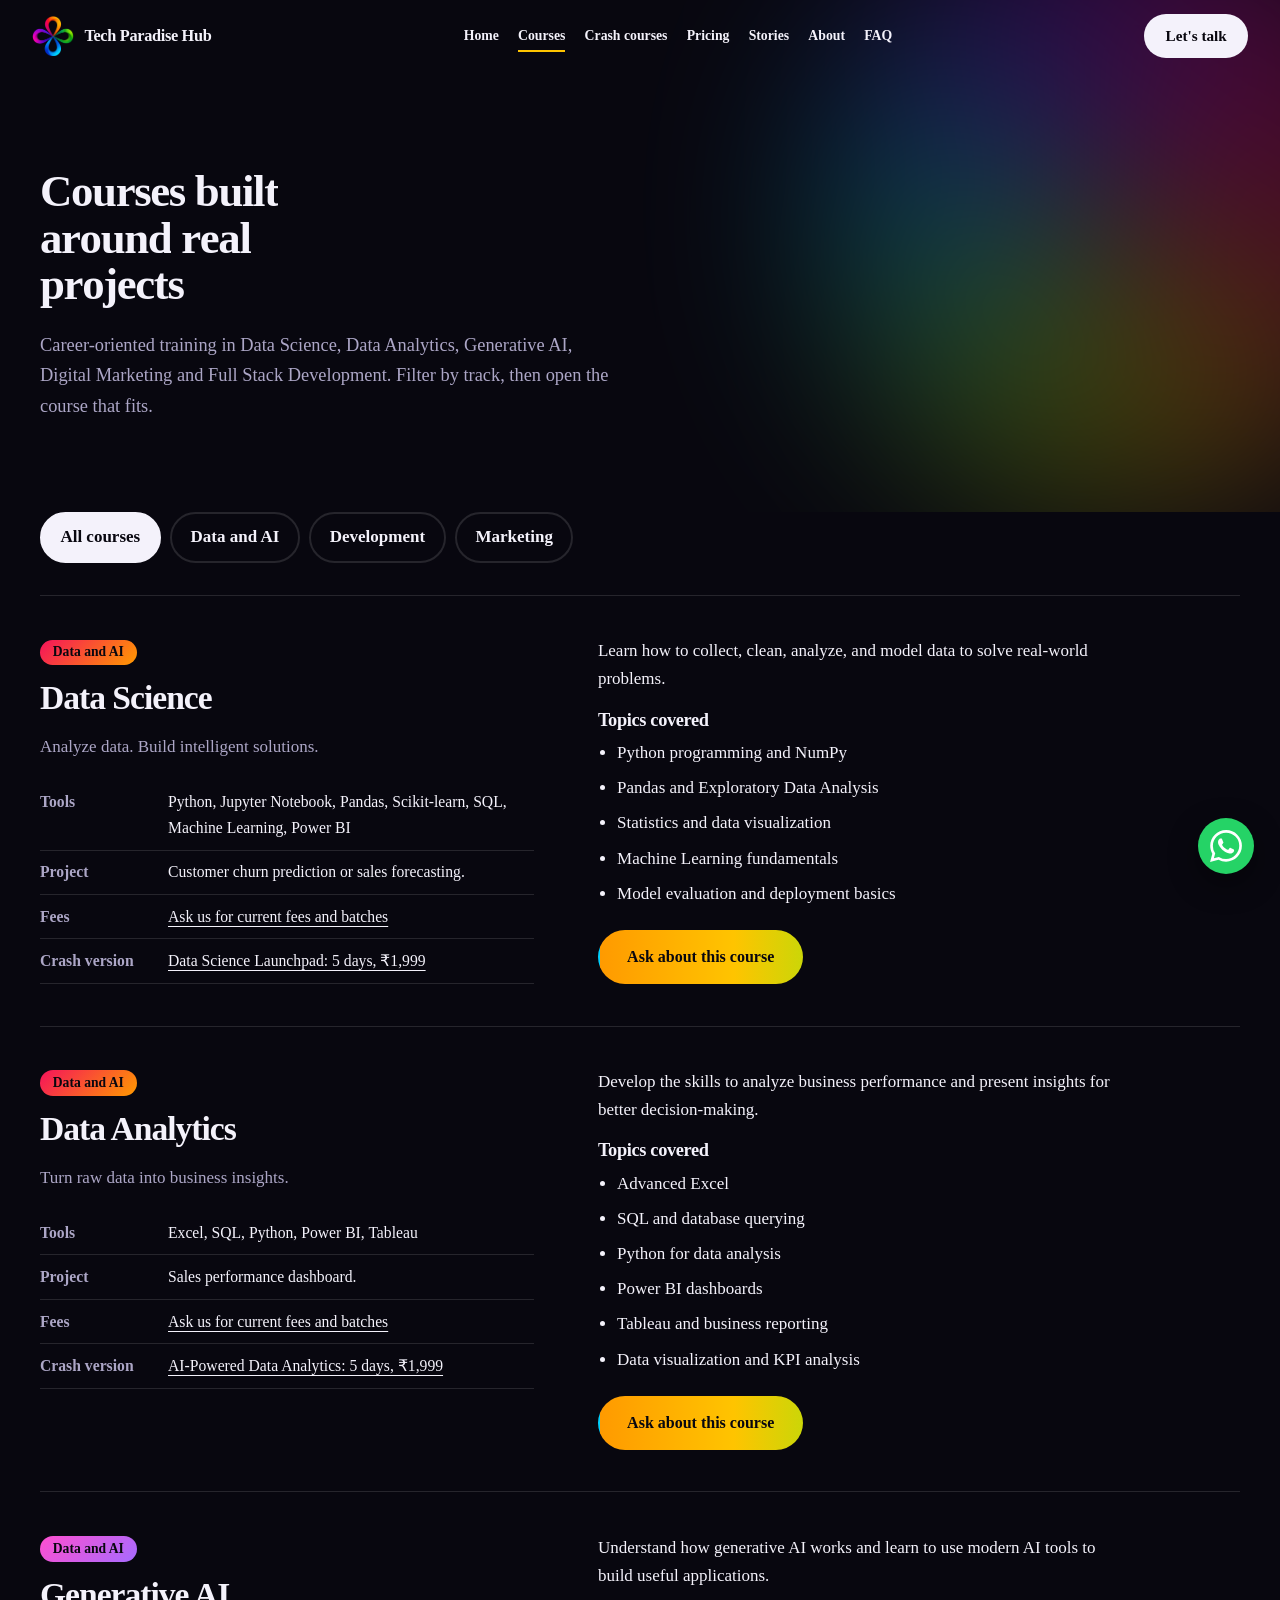
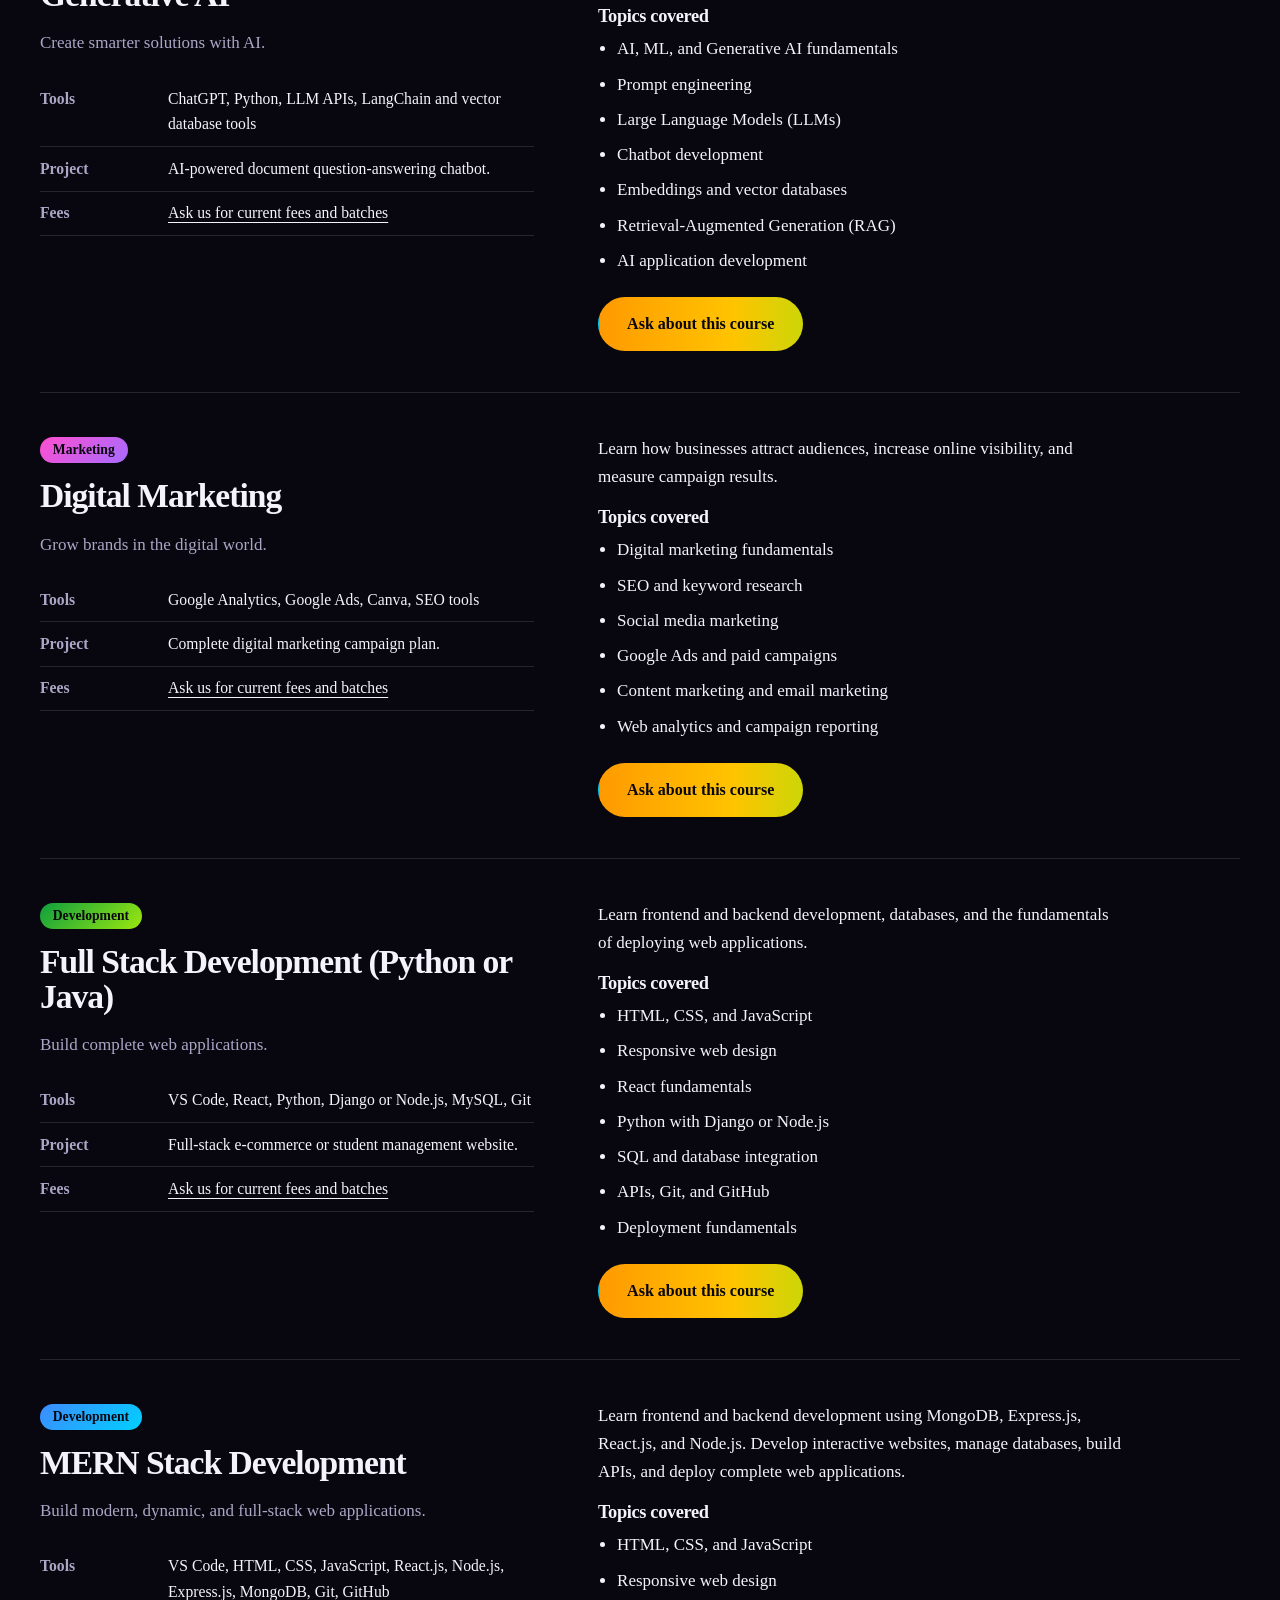
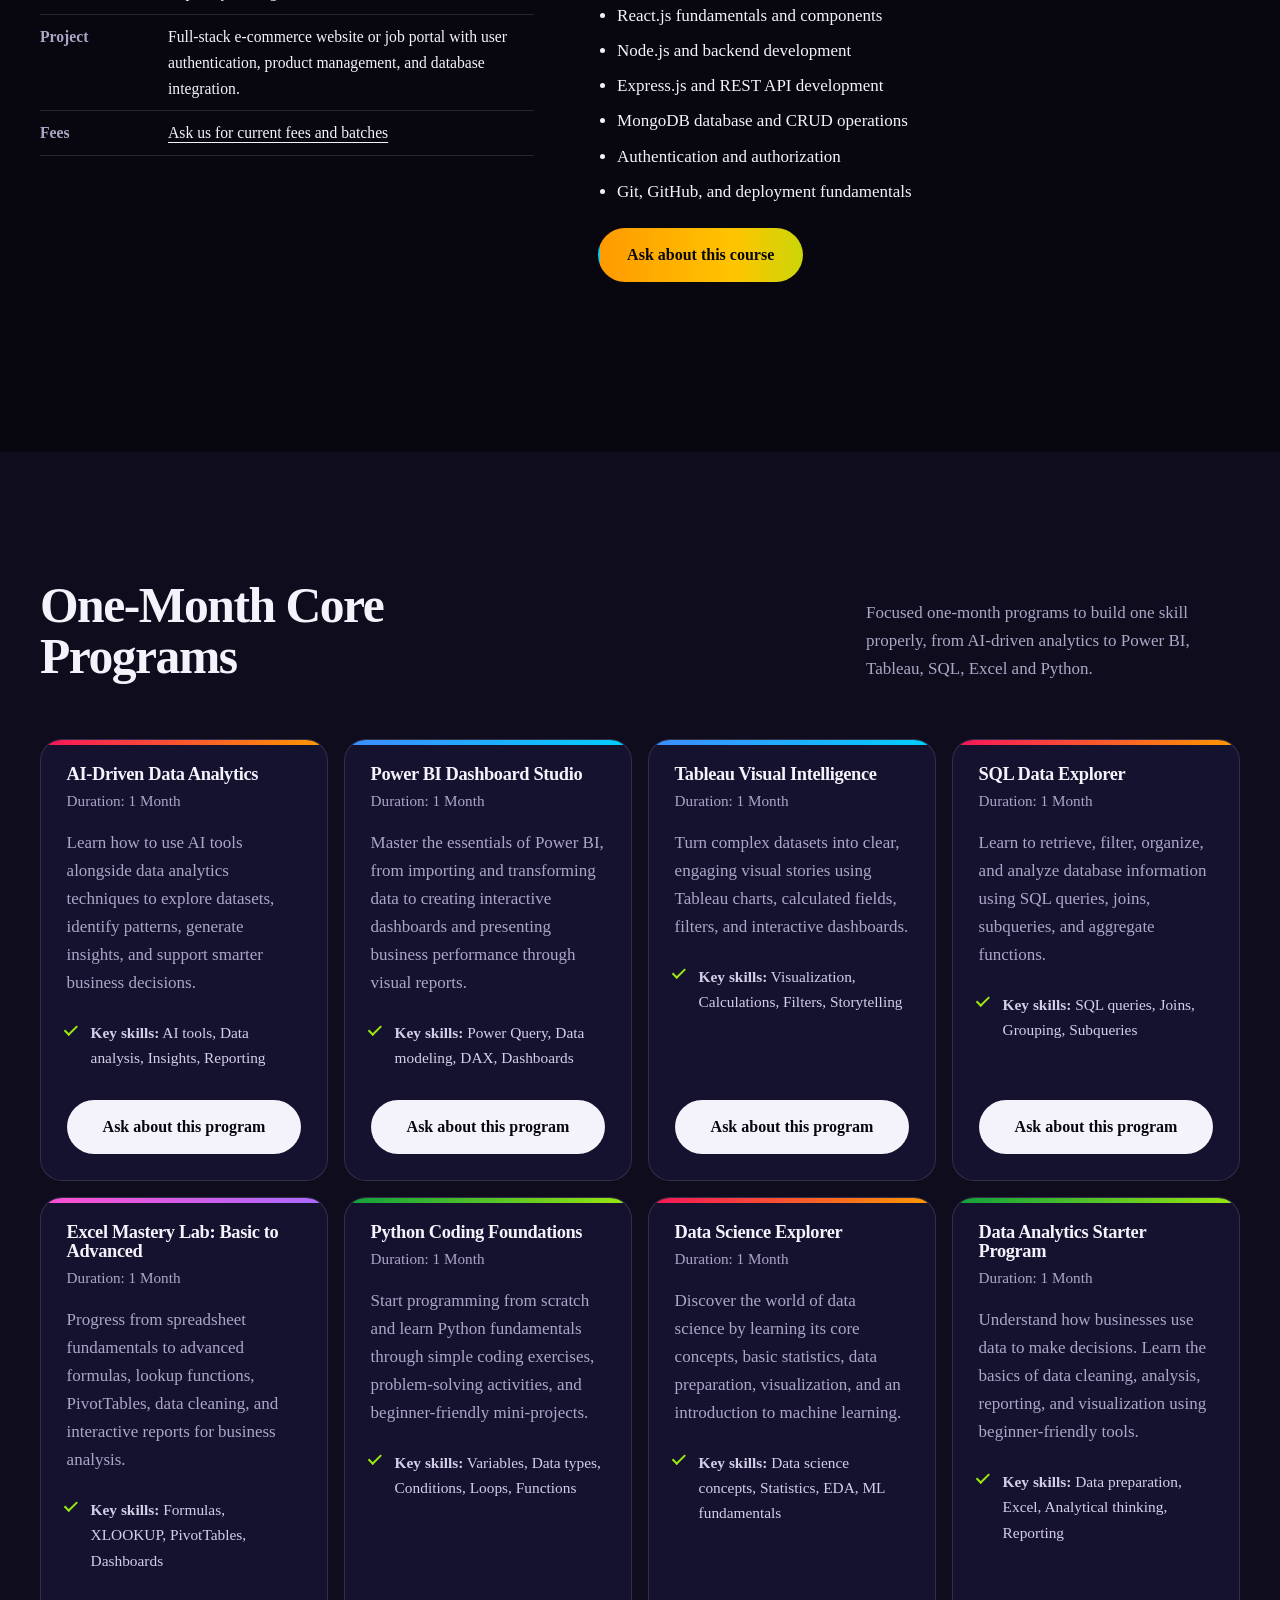
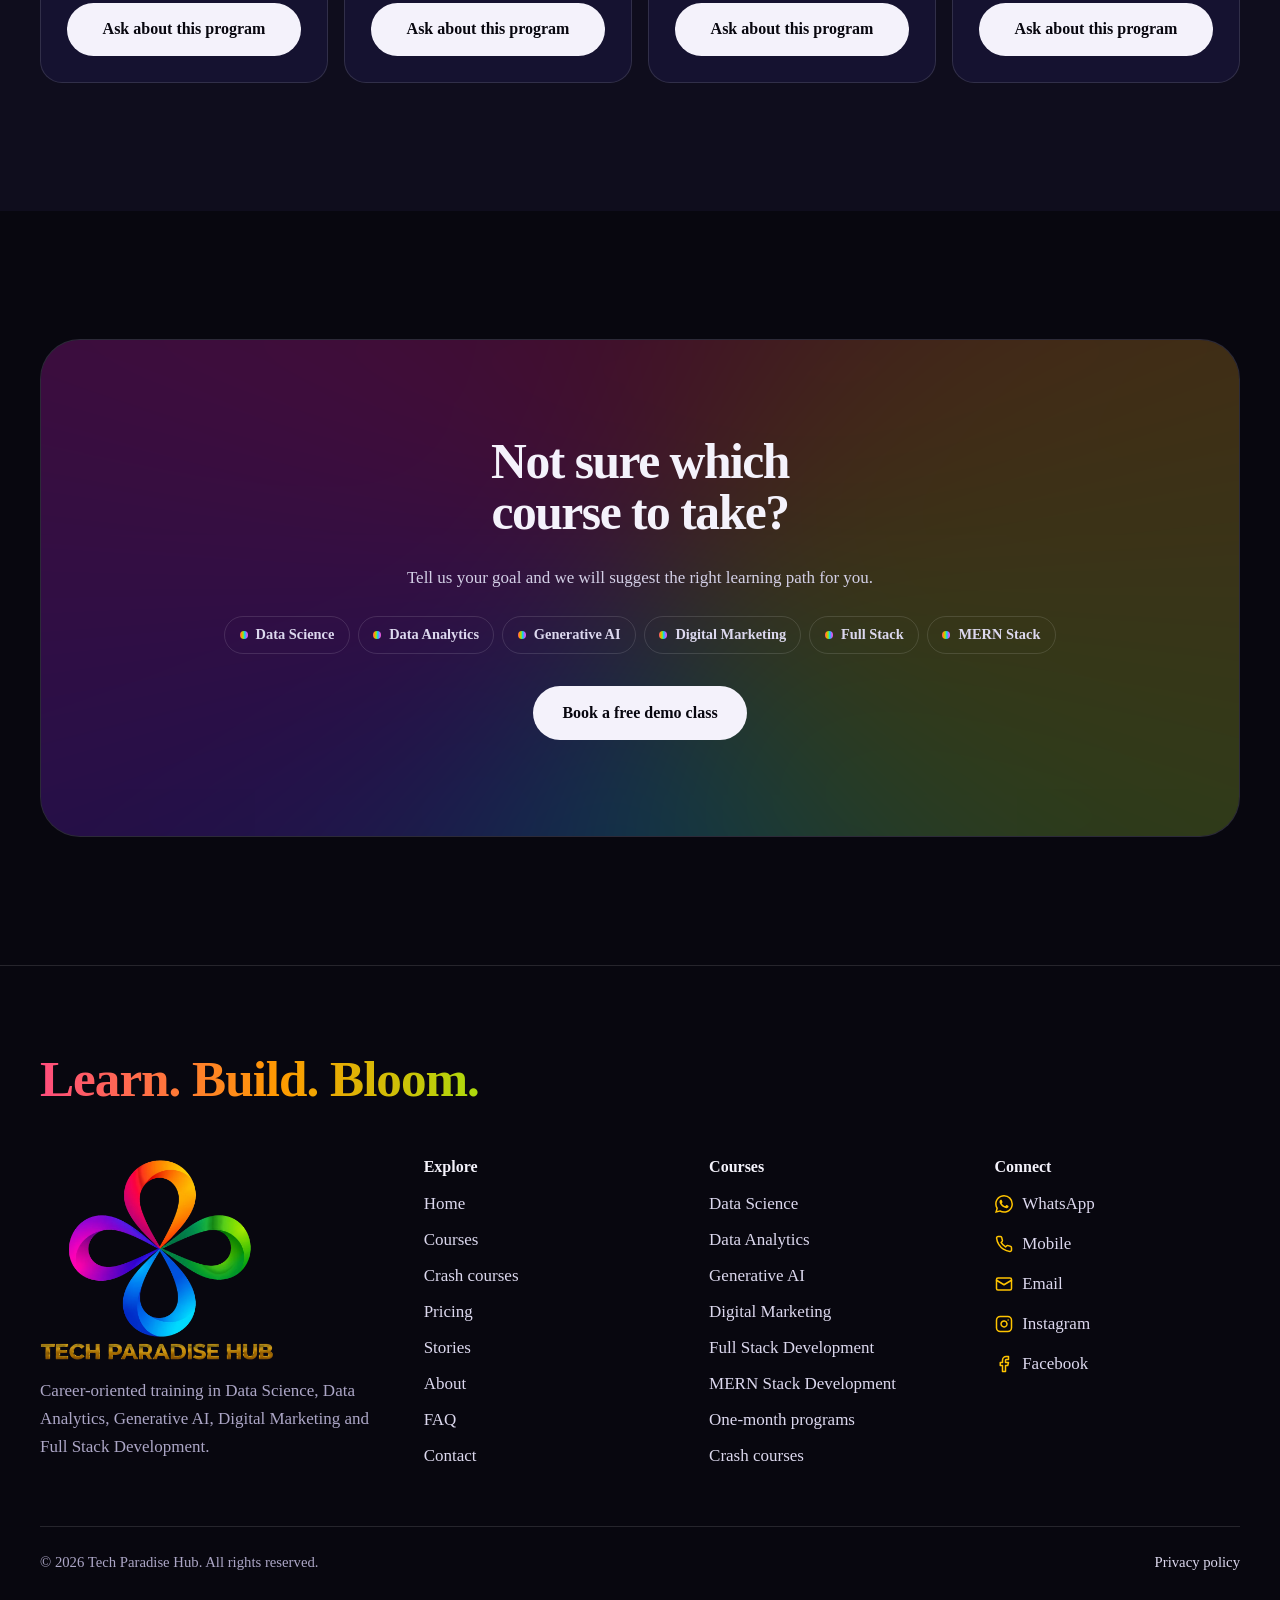
<file: courses.html>
<!DOCTYPE html>
<html lang="en">
<head>
<meta charset="utf-8">
<meta http-equiv="Content-Security-Policy" content="default-src 'self'; script-src 'self' 'unsafe-inline'; style-src 'self' 'unsafe-inline' https://fonts.googleapis.com; font-src https://fonts.gstatic.com; img-src 'self' data:; connect-src 'self' https://api.emailjs.com; form-action 'self'; base-uri 'self'; object-src 'none'; frame-ancestors 'self'">
<meta name="referrer" content="strict-origin-when-cross-origin">
<meta name="viewport" content="width=device-width, initial-scale=1">
<title>Courses | Tech Paradise Hub</title>
<meta name="description" content="Career courses in Data Science, Data Analytics, Generative AI, Digital Marketing, Full Stack and MERN Stack Development, plus one-month core programs in Power BI, Tableau, SQL, Excel and Python.">
<meta name="theme-color" content="#08070F">
<meta property="og:title" content="Courses | Tech Paradise Hub">
<meta property="og:description" content="Career courses in Data Science, Data Analytics, Generative AI, Digital Marketing, Full Stack and MERN Stack Development, plus one-month core programs in Power BI, Tableau, SQL, Excel and Python.">
<meta property="og:type" content="website">
<meta property="og:image" content="https://www.techparadisehub.in/images/og-image.jpg">
<meta property="og:url" content="https://www.techparadisehub.in/courses.html">
<link rel="canonical" href="https://www.techparadisehub.in/courses.html">
<link rel="icon" type="image/png" sizes="96x96" href="images/favicon.png">
<link rel="apple-touch-icon" href="images/favicon.png">
<link rel="preconnect" href="https://fonts.googleapis.com">
<link rel="preconnect" href="https://fonts.gstatic.com" crossorigin>
<link href="https://fonts.googleapis.com/css2?family=Merriweather:wght@400;700;900&display=swap" rel="stylesheet">
<script>(function(d){d.classList.add("js");var n=false;try{n=sessionStorage.getItem("tph-nav")==="1";}catch(e){}if(!n)d.classList.add("no-curtain");d.style.setProperty("--spin-phase",-(Date.now()%1200)+"ms");})(document.documentElement);</script>
<link rel="stylesheet" href="css/style.css">
<script type="application/ld+json">{"@context":"https://schema.org","@type":"EducationalOrganization","name":"Tech Paradise Hub","url":"https://www.techparadisehub.in/","logo":"https://www.techparadisehub.in/images/logo-full.png","telephone":"+91-90478-56989","email":"hr@techparadisehub.in","sameAs":["https://instagram.com/techparadisehub","https://www.facebook.com/profile.php?id=61595498963212"]}</script>

</head>
<body>
<div class="curtain" aria-hidden="true"><img src="images/logo-mark.webp" width="190" height="181" alt=""></div>
<div class="cursor" aria-hidden="true"><div class="cursor-ring"><span></span></div></div>
<a class="skip-link" href="#main">Skip to content</a>
<header class="site-header">
<div class="wrap header-row">
<a class="brand" href="./" aria-label="Tech Paradise Hub, home"><img src="images/logo-mark.webp" width="42" height="40" alt=""><span>Tech Paradise Hub</span></a>
<nav class="nav" aria-label="Main"><a href="./">Home</a><a href="courses.html" aria-current="page">Courses</a><a href="crash-courses.html">Crash courses</a><a href="pricing.html">Pricing</a><a href="stories.html">Stories</a><a href="about.html">About</a><a href="faq.html">FAQ</a></nav>
<div class="header-actions">
<a class="btn btn--fill btn-sm header-cta" href="contact.html" data-open-drawer data-cursor="Talk">Let's talk</a>
<button class="menu-btn" type="button" aria-expanded="false" aria-controls="overlay"><i></i>Menu</button>
</div>
</div>
</header>
<div class="overlay" id="overlay" role="dialog" aria-modal="true" aria-label="Menu">
<div class="overlay-top"><a class="brand" href="./"><img src="images/logo-mark.webp" width="42" height="40" alt=""><span>Tech Paradise Hub</span></a><button class="menu-btn" id="menu-close" type="button">Close</button></div>
<ul class="overlay-links">
<li><a href="./">Home</a></li><li><a href="courses.html">Courses</a></li><li><a href="crash-courses.html">Crash courses</a></li><li><a href="pricing.html">Pricing</a></li><li><a href="stories.html">Stories</a></li><li><a href="about.html">About</a></li><li><a href="faq.html">FAQ</a></li><li><a href="contact.html">Contact</a></li>
</ul>
<div class="overlay-foot"><a class="btn btn--grad" href="contact.html" data-open-drawer>Book a free demo</a><a class="btn btn--line" href="https://wa.me/919047856989" data-contact="whatsapp">WhatsApp us</a></div>
</div>
<main id="main">
<section class="page-hero"><div class="wrap"><h1 class="split">Courses built around real projects</h1><p class="reveal intro">Career-oriented training in Data Science, Data Analytics, Generative AI, Digital Marketing and Full Stack Development. Filter by track, then open the course that fits.</p></div></section>
<section class="section" style="padding-top:0"><div class="wrap">
<div class="filters" role="group" aria-label="Filter courses by track">
<button class="chip-btn" type="button" data-filter="all" aria-pressed="true">All courses</button>
<button class="chip-btn" type="button" data-filter="data" aria-pressed="false">Data and AI</button><button class="chip-btn" type="button" data-filter="development" aria-pressed="false">Development</button><button class="chip-btn" type="button" data-filter="marketing" aria-pressed="false">Marketing</button>
</div>
<article class="course-detail hue-red" id="data-science" data-track="data">
<div><span class="pill">Data and AI</span><h2>Data Science</h2><p class="dim">Analyze data. Build intelligent solutions.</p>
<ul class="meta"><li><b>Tools</b><span>Python, Jupyter Notebook, Pandas, Scikit-learn, SQL, Machine Learning, Power BI</span></li><li><b>Project</b><span>Customer churn prediction or sales forecasting.</span></li><li><b>Fees</b><span><a href="contact.html?course=data-science" data-open-drawer data-course="data-science">Ask us for current fees and batches</a></span></li><li><b>Crash version</b><span><a href="crash-courses.html#crash-data-science">Data Science Launchpad: 5 days, ₹1,999</a></span></li></ul></div>
<div><p>Learn how to collect, clean, analyze, and model data to solve real-world problems.</p><h3>Topics covered</h3><ul class="learn"><li>Python programming and NumPy</li><li>Pandas and Exploratory Data Analysis</li><li>Statistics and data visualization</li><li>Machine Learning fundamentals</li><li>Model evaluation and deployment basics</li></ul><a class="btn btn--grad" href="contact.html?course=data-science" data-open-drawer data-course="data-science" data-cursor="Talk">Ask about this course</a></div>
</article>
<article class="course-detail hue-red" id="data-analytics" data-track="data">
<div><span class="pill">Data and AI</span><h2>Data Analytics</h2><p class="dim">Turn raw data into business insights.</p>
<ul class="meta"><li><b>Tools</b><span>Excel, SQL, Python, Power BI, Tableau</span></li><li><b>Project</b><span>Sales performance dashboard.</span></li><li><b>Fees</b><span><a href="contact.html?course=data-analytics" data-open-drawer data-course="data-analytics">Ask us for current fees and batches</a></span></li><li><b>Crash version</b><span><a href="crash-courses.html#crash-ai-data-analytics">AI-Powered Data Analytics: 5 days, ₹1,999</a></span></li></ul></div>
<div><p>Develop the skills to analyze business performance and present insights for better decision-making.</p><h3>Topics covered</h3><ul class="learn"><li>Advanced Excel</li><li>SQL and database querying</li><li>Python for data analysis</li><li>Power BI dashboards</li><li>Tableau and business reporting</li><li>Data visualization and KPI analysis</li></ul><a class="btn btn--grad" href="contact.html?course=data-analytics" data-open-drawer data-course="data-analytics" data-cursor="Talk">Ask about this course</a></div>
</article>
<article class="course-detail hue-purple" id="generative-ai" data-track="data">
<div><span class="pill">Data and AI</span><h2>Generative AI</h2><p class="dim">Create smarter solutions with AI.</p>
<ul class="meta"><li><b>Tools</b><span>ChatGPT, Python, LLM APIs, LangChain and vector database tools</span></li><li><b>Project</b><span>AI-powered document question-answering chatbot.</span></li><li><b>Fees</b><span><a href="contact.html?course=generative-ai" data-open-drawer data-course="generative-ai">Ask us for current fees and batches</a></span></li></ul></div>
<div><p>Understand how generative AI works and learn to use modern AI tools to build useful applications.</p><h3>Topics covered</h3><ul class="learn"><li>AI, ML, and Generative AI fundamentals</li><li>Prompt engineering</li><li>Large Language Models (LLMs)</li><li>Chatbot development</li><li>Embeddings and vector databases</li><li>Retrieval-Augmented Generation (RAG)</li><li>AI application development</li></ul><a class="btn btn--grad" href="contact.html?course=generative-ai" data-open-drawer data-course="generative-ai" data-cursor="Talk">Ask about this course</a></div>
</article>
<article class="course-detail hue-purple" id="digital-marketing" data-track="marketing">
<div><span class="pill">Marketing</span><h2>Digital Marketing</h2><p class="dim">Grow brands in the digital world.</p>
<ul class="meta"><li><b>Tools</b><span>Google Analytics, Google Ads, Canva, SEO tools</span></li><li><b>Project</b><span>Complete digital marketing campaign plan.</span></li><li><b>Fees</b><span><a href="contact.html?course=digital-marketing" data-open-drawer data-course="digital-marketing">Ask us for current fees and batches</a></span></li></ul></div>
<div><p>Learn how businesses attract audiences, increase online visibility, and measure campaign results.</p><h3>Topics covered</h3><ul class="learn"><li>Digital marketing fundamentals</li><li>SEO and keyword research</li><li>Social media marketing</li><li>Google Ads and paid campaigns</li><li>Content marketing and email marketing</li><li>Web analytics and campaign reporting</li></ul><a class="btn btn--grad" href="contact.html?course=digital-marketing" data-open-drawer data-course="digital-marketing" data-cursor="Talk">Ask about this course</a></div>
</article>
<article class="course-detail hue-green" id="full-stack" data-track="development">
<div><span class="pill">Development</span><h2>Full Stack Development (Python or Java)</h2><p class="dim">Build complete web applications.</p>
<ul class="meta"><li><b>Tools</b><span>VS Code, React, Python, Django or Node.js, MySQL, Git</span></li><li><b>Project</b><span>Full-stack e-commerce or student management website.</span></li><li><b>Fees</b><span><a href="contact.html?course=full-stack" data-open-drawer data-course="full-stack">Ask us for current fees and batches</a></span></li></ul></div>
<div><p>Learn frontend and backend development, databases, and the fundamentals of deploying web applications.</p><h3>Topics covered</h3><ul class="learn"><li>HTML, CSS, and JavaScript</li><li>Responsive web design</li><li>React fundamentals</li><li>Python with Django or Node.js</li><li>SQL and database integration</li><li>APIs, Git, and GitHub</li><li>Deployment fundamentals</li></ul><a class="btn btn--grad" href="contact.html?course=full-stack" data-open-drawer data-course="full-stack" data-cursor="Talk">Ask about this course</a></div>
</article>
<article class="course-detail hue-blue" id="mern-stack" data-track="development">
<div><span class="pill">Development</span><h2>MERN Stack Development</h2><p class="dim">Build modern, dynamic, and full-stack web applications.</p>
<ul class="meta"><li><b>Tools</b><span>VS Code, HTML, CSS, JavaScript, React.js, Node.js, Express.js, MongoDB, Git, GitHub</span></li><li><b>Project</b><span>Full-stack e-commerce website or job portal with user authentication, product management, and database integration.</span></li><li><b>Fees</b><span><a href="contact.html?course=mern-stack" data-open-drawer data-course="mern-stack">Ask us for current fees and batches</a></span></li></ul></div>
<div><p>Learn frontend and backend development using MongoDB, Express.js, React.js, and Node.js. Develop interactive websites, manage databases, build APIs, and deploy complete web applications.</p><h3>Topics covered</h3><ul class="learn"><li>HTML, CSS, and JavaScript</li><li>Responsive web design</li><li>React.js fundamentals and components</li><li>Node.js and backend development</li><li>Express.js and REST API development</li><li>MongoDB database and CRUD operations</li><li>Authentication and authorization</li><li>Git, GitHub, and deployment fundamentals</li></ul><a class="btn btn--grad" href="contact.html?course=mern-stack" data-open-drawer data-course="mern-stack" data-cursor="Talk">Ask about this course</a></div>
</article>

</div></section>
<section class="section section--alt" id="one-month"><div class="wrap">
<div class="section-head"><h2 class="reveal">One-Month Core Programs</h2><p class="reveal">Focused one-month programs to build one skill properly, from AI-driven analytics to Power BI, Tableau, SQL, Excel and Python.</p></div>
<div class="price-grid"><article class="price hue-red" id="ai-data-analytics" style="scroll-margin-top:90px"><h3>AI-Driven Data Analytics</h3><div class="dur">Duration: 1 Month</div><p class="dim">Learn how to use AI tools alongside data analytics techniques to explore datasets, identify patterns, generate insights, and support smarter business decisions.</p><ul><li><b>Key skills:</b> AI tools, Data analysis, Insights, Reporting</li></ul><a class="btn btn--fill" href="contact.html?course=ai-data-analytics" data-open-drawer data-course="ai-data-analytics">Ask about this program</a></article><article class="price hue-blue" id="power-bi-dashboard-studio" style="scroll-margin-top:90px"><h3>Power BI Dashboard Studio</h3><div class="dur">Duration: 1 Month</div><p class="dim">Master the essentials of Power BI, from importing and transforming data to creating interactive dashboards and presenting business performance through visual reports.</p><ul><li><b>Key skills:</b> Power Query, Data modeling, DAX, Dashboards</li></ul><a class="btn btn--fill" href="contact.html?course=power-bi-dashboard-studio" data-open-drawer data-course="power-bi-dashboard-studio">Ask about this program</a></article><article class="price hue-blue" id="tableau-visual-intelligence" style="scroll-margin-top:90px"><h3>Tableau Visual Intelligence</h3><div class="dur">Duration: 1 Month</div><p class="dim">Turn complex datasets into clear, engaging visual stories using Tableau charts, calculated fields, filters, and interactive dashboards.</p><ul><li><b>Key skills:</b> Visualization, Calculations, Filters, Storytelling</li></ul><a class="btn btn--fill" href="contact.html?course=tableau-visual-intelligence" data-open-drawer data-course="tableau-visual-intelligence">Ask about this program</a></article><article class="price hue-red" id="sql-data-explorer" style="scroll-margin-top:90px"><h3>SQL Data Explorer</h3><div class="dur">Duration: 1 Month</div><p class="dim">Learn to retrieve, filter, organize, and analyze database information using SQL queries, joins, subqueries, and aggregate functions.</p><ul><li><b>Key skills:</b> SQL queries, Joins, Grouping, Subqueries</li></ul><a class="btn btn--fill" href="contact.html?course=sql-data-explorer" data-open-drawer data-course="sql-data-explorer">Ask about this program</a></article><article class="price hue-purple" id="excel-mastery-lab" style="scroll-margin-top:90px"><h3>Excel Mastery Lab: Basic to Advanced</h3><div class="dur">Duration: 1 Month</div><p class="dim">Progress from spreadsheet fundamentals to advanced formulas, lookup functions, PivotTables, data cleaning, and interactive reports for business analysis.</p><ul><li><b>Key skills:</b> Formulas, XLOOKUP, PivotTables, Dashboards</li></ul><a class="btn btn--fill" href="contact.html?course=excel-mastery-lab" data-open-drawer data-course="excel-mastery-lab">Ask about this program</a></article><article class="price hue-green" id="python-coding-foundations" style="scroll-margin-top:90px"><h3>Python Coding Foundations</h3><div class="dur">Duration: 1 Month</div><p class="dim">Start programming from scratch and learn Python fundamentals through simple coding exercises, problem-solving activities, and beginner-friendly mini-projects.</p><ul><li><b>Key skills:</b> Variables, Data types, Conditions, Loops, Functions</li></ul><a class="btn btn--fill" href="contact.html?course=python-coding-foundations" data-open-drawer data-course="python-coding-foundations">Ask about this program</a></article><article class="price hue-red" id="data-science-explorer" style="scroll-margin-top:90px"><h3>Data Science Explorer</h3><div class="dur">Duration: 1 Month</div><p class="dim">Discover the world of data science by learning its core concepts, basic statistics, data preparation, visualization, and an introduction to machine learning.</p><ul><li><b>Key skills:</b> Data science concepts, Statistics, EDA, ML fundamentals</li></ul><a class="btn btn--fill" href="contact.html?course=data-science-explorer" data-open-drawer data-course="data-science-explorer">Ask about this program</a></article><article class="price hue-green" id="data-analytics-starter" style="scroll-margin-top:90px"><h3>Data Analytics Starter Program</h3><div class="dur">Duration: 1 Month</div><p class="dim">Understand how businesses use data to make decisions. Learn the basics of data cleaning, analysis, reporting, and visualization using beginner-friendly tools.</p><ul><li><b>Key skills:</b> Data preparation, Excel, Analytical thinking, Reporting</li></ul><a class="btn btn--fill" href="contact.html?course=data-analytics-starter" data-open-drawer data-course="data-analytics-starter">Ask about this program</a></article></div>
</div></section>
<section class="section"><div class="wrap"><div class="cta reveal">
<h2>Not sure which course to take?</h2><p>Tell us your goal and we will suggest the right learning path for you.</p>
<div class="tags"><span class="tag"><i></i>Data Science</span><span class="tag"><i></i>Data Analytics</span><span class="tag"><i></i>Generative AI</span><span class="tag"><i></i>Digital Marketing</span><span class="tag"><i></i>Full Stack</span><span class="tag"><i></i>MERN Stack</span></div>
<a class="btn btn--fill" href="contact.html" data-open-drawer data-cursor="Talk">Book a free demo class</a>
</div></div></section>
</main>
<footer class="site-footer">
<div class="wrap">
<p class="giant" aria-hidden="true">Learn. Build. Bloom.</p>
<div class="footer-top">
<div class="footer-brand"><img src="images/logo-full.webp" width="240" height="186" alt="Tech Paradise Hub" loading="lazy"><p>Career-oriented training in Data Science, Data Analytics, Generative AI, Digital Marketing and Full Stack Development.</p></div>
<div><h2>Explore</h2><ul><li><a href="./">Home</a></li><li><a href="courses.html">Courses</a></li><li><a href="crash-courses.html">Crash courses</a></li><li><a href="pricing.html">Pricing</a></li><li><a href="stories.html">Stories</a></li><li><a href="about.html">About</a></li><li><a href="faq.html">FAQ</a></li><li><a href="contact.html">Contact</a></li></ul></div>
<div><h2>Courses</h2><ul><li><a href="courses.html#data-science">Data Science</a></li><li><a href="courses.html#data-analytics">Data Analytics</a></li><li><a href="courses.html#generative-ai">Generative AI</a></li><li><a href="courses.html#digital-marketing">Digital Marketing</a></li><li><a href="courses.html#full-stack">Full Stack Development</a></li><li><a href="courses.html#mern-stack">MERN Stack Development</a></li><li><a href="courses.html#one-month">One-month programs</a></li><li><a href="crash-courses.html">Crash courses</a></li></ul></div>
<div><h2>Connect</h2><ul><li><a href="https://wa.me/919047856989" data-contact="whatsapp"><span class="ico"><svg viewBox="0 0 24 24" fill="currentColor" aria-hidden="true"><path d="M17.472 14.382c-.297-.149-1.758-.867-2.03-.967-.273-.099-.471-.148-.67.15-.197.297-.767.966-.94 1.164-.173.199-.347.223-.644.075-.297-.15-1.255-.463-2.39-1.475-.883-.788-1.48-1.761-1.653-2.059-.173-.297-.018-.458.13-.606.134-.133.298-.347.446-.52.149-.174.198-.298.298-.497.099-.198.05-.371-.025-.52-.075-.149-.669-1.612-.916-2.207-.242-.579-.487-.5-.669-.51-.173-.008-.371-.01-.57-.01-.198 0-.52.074-.792.372-.272.297-1.04 1.016-1.04 2.479 0 1.462 1.065 2.875 1.213 3.074.149.198 2.096 3.2 5.077 4.487.709.306 1.262.489 1.694.625.712.227 1.36.195 1.871.118.571-.085 1.758-.719 2.006-1.413.248-.694.248-1.289.173-1.413-.074-.124-.272-.198-.57-.347m-5.421 7.403h-.004a9.87 9.87 0 01-5.031-1.378l-.361-.214-3.741.982.998-3.648-.235-.374a9.86 9.86 0 01-1.51-5.26c.001-5.45 4.436-9.884 9.888-9.884 2.64 0 5.122 1.03 6.988 2.898a9.825 9.825 0 012.893 6.994c-.003 5.45-4.437 9.884-9.885 9.884m8.413-18.297A11.815 11.815 0 0012.05 0C5.495 0 .16 5.335.157 11.892c0 2.096.547 4.142 1.588 5.945L.057 24l6.305-1.654a11.882 11.882 0 005.683 1.448h.005c6.554 0 11.89-5.335 11.893-11.893a11.821 11.821 0 00-3.48-8.413z"/></svg></span>WhatsApp</a></li><li><a href="tel:+919047856989" data-contact="phone"><span class="ico"><svg viewBox="0 0 24 24" fill="none" stroke="currentColor" stroke-width="2" stroke-linecap="round" stroke-linejoin="round" aria-hidden="true"><path d="M22 16.92v3a2 2 0 0 1-2.18 2 19.79 19.79 0 0 1-8.63-3.07 19.5 19.5 0 0 1-6-6 19.79 19.79 0 0 1-3.07-8.67A2 2 0 0 1 4.11 2h3a2 2 0 0 1 2 1.72 12.84 12.84 0 0 0 .7 2.81 2 2 0 0 1-.45 2.11L8.09 9.91a16 16 0 0 0 6 6l1.27-1.27a2 2 0 0 1 2.11-.45 12.84 12.84 0 0 0 2.81.7A2 2 0 0 1 22 16.92z"/></svg></span>Mobile</a></li><li><a href="mailto:hr@techparadisehub.in" data-contact="email"><span class="ico"><svg viewBox="0 0 24 24" fill="none" stroke="currentColor" stroke-width="2" stroke-linecap="round" stroke-linejoin="round" aria-hidden="true"><rect x="2" y="4" width="20" height="16" rx="2"/><path d="m22 7-10 6L2 7"/></svg></span>Email</a></li><li><a href="https://instagram.com/techparadisehub" data-contact="instagram"><span class="ico"><svg viewBox="0 0 24 24" fill="none" stroke="currentColor" stroke-width="2" stroke-linecap="round" stroke-linejoin="round" aria-hidden="true"><rect x="2" y="2" width="20" height="20" rx="5"/><path d="M16 11.37A4 4 0 1 1 12.63 8 4 4 0 0 1 16 11.37z"/><path d="M17.5 6.5h.01"/></svg></span>Instagram</a></li><li><a href="https://www.facebook.com/profile.php?id=61595498963212" data-contact="facebook"><span class="ico"><svg viewBox="0 0 24 24" fill="none" stroke="currentColor" stroke-width="2" stroke-linecap="round" stroke-linejoin="round" aria-hidden="true"><path d="M18 2h-3a5 5 0 0 0-5 5v3H7v4h3v8h4v-8h3l1-4h-4V7a1 1 0 0 1 1-1h3z"/></svg></span>Facebook</a></li></ul></div>
</div>
<div class="footer-bottom"><span>&copy; <span id="year">2026</span> Tech Paradise Hub. All rights reserved.</span><a href="privacy.html">Privacy policy</a></div>
</div>
</footer>
<div class="scrim" id="scrim"></div>
<aside class="drawer" id="drawer" role="dialog" aria-modal="true" aria-labelledby="drawer-title">
<div class="drawer-head"><h2 id="drawer-title">Let's talk</h2><button class="icon-btn" type="button" data-close-drawer aria-label="Close">&times;</button></div>
<p class="dim">Tell us what you want to learn. We reply by email within one working day.</p>
<form data-form method="post" novalidate>
<div class="hp" aria-hidden="true"><label>Leave this empty <input type="text" name="_honey" tabindex="-1" autocomplete="off"></label></div>
<div class="form-row">
<div class="field"><label for="d-name">Full name</label><input type="text" id="d-name" name="name" maxlength="80" autocomplete="name" required><div class="error-msg" role="alert"></div></div>
<div class="field"><label for="d-email">Email</label><input type="email" id="d-email" name="email" maxlength="120" autocomplete="email" required><div class="error-msg" role="alert"></div></div>
</div>
<div class="form-row">
<div class="field"><label for="d-phone">Phone</label><input type="tel" id="d-phone" name="phone" maxlength="20" inputmode="tel" autocomplete="tel" required><div class="error-msg" role="alert"></div></div>
<div class="field"><label for="d-course">Course</label><select id="d-course" name="course" required><option value="">Choose a course</option><optgroup label="Career courses"><option value="data-science">Data Science</option><option value="data-analytics">Data Analytics</option><option value="generative-ai">Generative AI</option><option value="digital-marketing">Digital Marketing</option><option value="full-stack">Full Stack Development (Python or Java)</option><option value="mern-stack">MERN Stack Development</option></optgroup><optgroup label="One-month core programs"><option value="ai-data-analytics">AI-Driven Data Analytics (1 month)</option><option value="power-bi-dashboard-studio">Power BI Dashboard Studio (1 month)</option><option value="tableau-visual-intelligence">Tableau Visual Intelligence (1 month)</option><option value="sql-data-explorer">SQL Data Explorer (1 month)</option><option value="excel-mastery-lab">Excel Mastery Lab: Basic to Advanced (1 month)</option><option value="python-coding-foundations">Python Coding Foundations (1 month)</option><option value="data-science-explorer">Data Science Explorer (1 month)</option><option value="data-analytics-starter">Data Analytics Starter Program (1 month)</option></optgroup><optgroup label="5-day crash courses"><option value="crash-data-science">Data Science Launchpad (5-day crash course)</option><option value="crash-ai-data-analytics">AI-Powered Data Analytics (5-day crash course)</option><option value="crash-power-bi">Power BI Dashboard Starter (5-day crash course)</option><option value="crash-tableau">Tableau Visualization Express (5-day crash course)</option><option value="crash-mysql">MySQL Query Mastery (5-day crash course)</option><option value="crash-python">Python Code Starter (5-day crash course)</option></optgroup><option value="placement">Placement assistance</option><option value="internship">Internship</option><option value="not-sure">Not sure yet</option></select><div class="error-msg" role="alert"></div></div>
</div>
<div class="field"><label for="d-message">Your message</label><textarea id="d-message" name="message" maxlength="1000" rows="4" required></textarea><div class="error-msg" role="alert"></div></div>
<div class="field"><label class="check"><input type="checkbox" name="consent" value="yes"> <span>I agree that Tech Paradise Hub may contact me about this enquiry. <a href="privacy.html">Privacy policy</a></span></label><div class="error-msg" role="alert"></div></div>
<button class="btn btn--grad" type="submit">Send message</button>
<div class="form-status" role="status" aria-live="polite"></div>
</form>
</aside>
<a class="fab" href="https://wa.me/919047856989" data-contact="whatsapp" aria-label="Chat on WhatsApp"><svg viewBox="0 0 24 24" fill="currentColor" aria-hidden="true"><path d="M17.472 14.382c-.297-.149-1.758-.867-2.03-.967-.273-.099-.471-.148-.67.15-.197.297-.767.966-.94 1.164-.173.199-.347.223-.644.075-.297-.15-1.255-.463-2.39-1.475-.883-.788-1.48-1.761-1.653-2.059-.173-.297-.018-.458.13-.606.134-.133.298-.347.446-.52.149-.174.198-.298.298-.497.099-.198.05-.371-.025-.52-.075-.149-.669-1.612-.916-2.207-.242-.579-.487-.5-.669-.51-.173-.008-.371-.01-.57-.01-.198 0-.52.074-.792.372-.272.297-1.04 1.016-1.04 2.479 0 1.462 1.065 2.875 1.213 3.074.149.198 2.096 3.2 5.077 4.487.709.306 1.262.489 1.694.625.712.227 1.36.195 1.871.118.571-.085 1.758-.719 2.006-1.413.248-.694.248-1.289.173-1.413-.074-.124-.272-.198-.57-.347m-5.421 7.403h-.004a9.87 9.87 0 01-5.031-1.378l-.361-.214-3.741.982.998-3.648-.235-.374a9.86 9.86 0 01-1.51-5.26c.001-5.45 4.436-9.884 9.888-9.884 2.64 0 5.122 1.03 6.988 2.898a9.825 9.825 0 012.893 6.994c-.003 5.45-4.437 9.884-9.885 9.884m8.413-18.297A11.815 11.815 0 0012.05 0C5.495 0 .16 5.335.157 11.892c0 2.096.547 4.142 1.588 5.945L.057 24l6.305-1.654a11.882 11.882 0 005.683 1.448h.005c6.554 0 11.89-5.335 11.893-11.893a11.821 11.821 0 00-3.48-8.413z"/></svg></a>
<script src="js/site-data.js"></script>
<script src="js/main.js" defer></script>
</body>
</html>
</file>
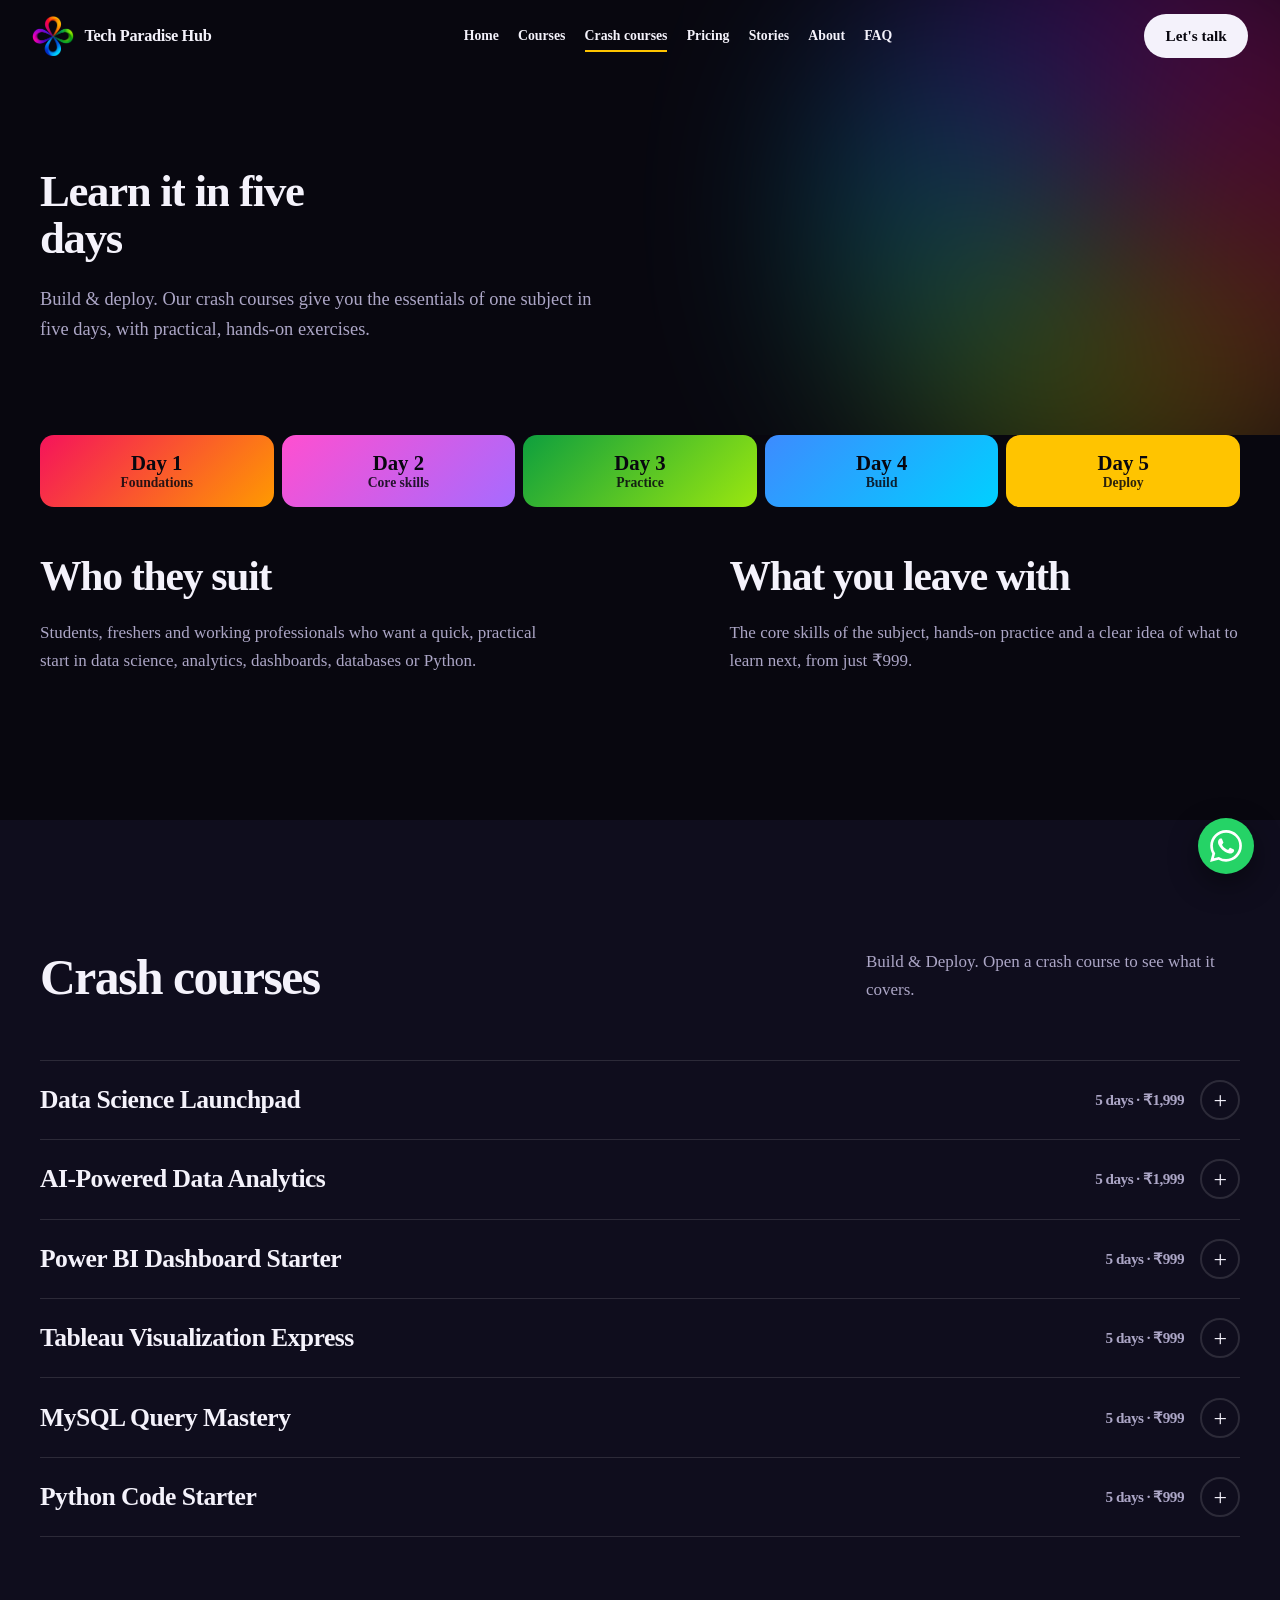
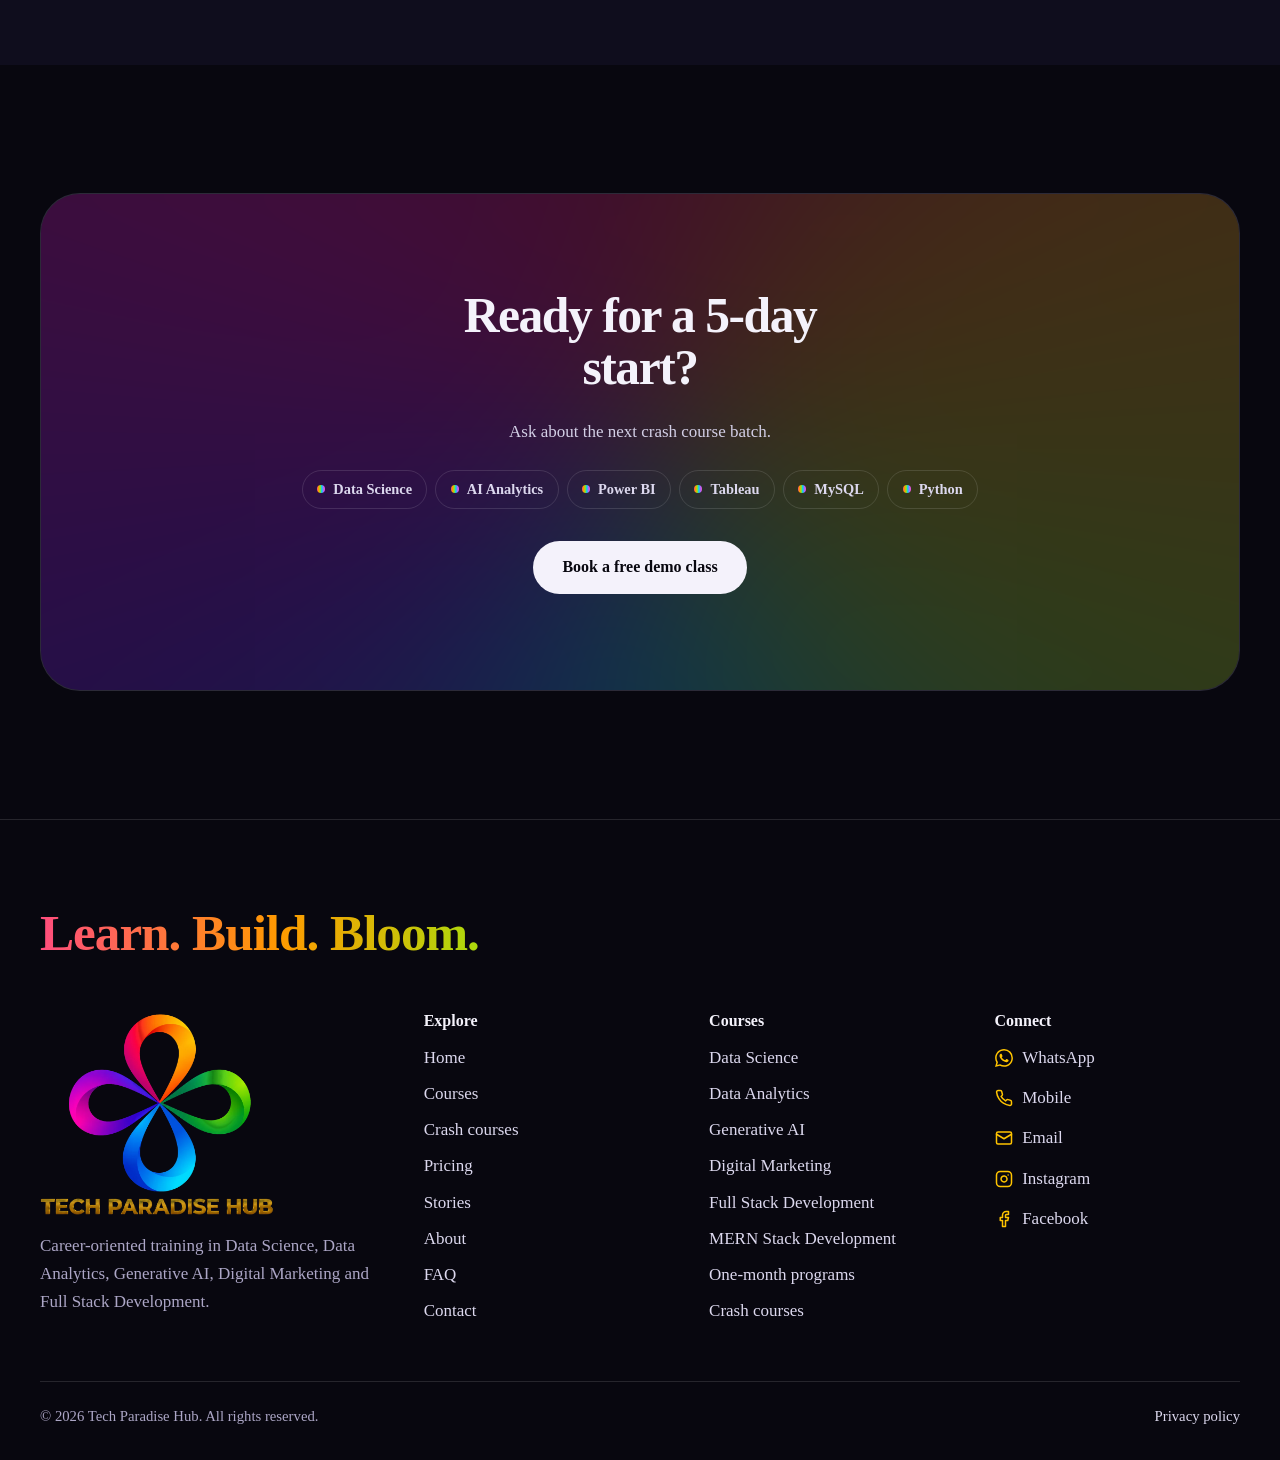
<file: crash-courses.html>
<!DOCTYPE html>
<html lang="en">
<head>
<meta charset="utf-8">
<meta http-equiv="Content-Security-Policy" content="default-src 'self'; script-src 'self' 'unsafe-inline'; style-src 'self' 'unsafe-inline' https://fonts.googleapis.com; font-src https://fonts.gstatic.com; img-src 'self' data:; connect-src 'self' https://api.emailjs.com; form-action 'self'; base-uri 'self'; object-src 'none'; frame-ancestors 'self'">
<meta name="referrer" content="strict-origin-when-cross-origin">
<meta name="viewport" content="width=device-width, initial-scale=1">
<title>5-Day Crash Courses | Tech Paradise Hub</title>
<meta name="description" content="5-day crash courses from ₹999: Data Science Launchpad, AI-Powered Data Analytics, Power BI, Tableau, MySQL and Python.">
<meta name="theme-color" content="#08070F">
<meta property="og:title" content="5-Day Crash Courses | Tech Paradise Hub">
<meta property="og:description" content="5-day crash courses from ₹999: Data Science Launchpad, AI-Powered Data Analytics, Power BI, Tableau, MySQL and Python.">
<meta property="og:type" content="website">
<meta property="og:image" content="https://www.techparadisehub.in/images/og-image.jpg">
<meta property="og:url" content="https://www.techparadisehub.in/crash-courses.html">
<link rel="canonical" href="https://www.techparadisehub.in/crash-courses.html">
<link rel="icon" type="image/png" sizes="96x96" href="images/favicon.png">
<link rel="apple-touch-icon" href="images/favicon.png">
<link rel="preconnect" href="https://fonts.googleapis.com">
<link rel="preconnect" href="https://fonts.gstatic.com" crossorigin>
<link href="https://fonts.googleapis.com/css2?family=Merriweather:wght@400;700;900&display=swap" rel="stylesheet">
<script>(function(d){d.classList.add("js");var n=false;try{n=sessionStorage.getItem("tph-nav")==="1";}catch(e){}if(!n)d.classList.add("no-curtain");d.style.setProperty("--spin-phase",-(Date.now()%1200)+"ms");})(document.documentElement);</script>
<link rel="stylesheet" href="css/style.css">
<script type="application/ld+json">{"@context":"https://schema.org","@type":"EducationalOrganization","name":"Tech Paradise Hub","url":"https://www.techparadisehub.in/","logo":"https://www.techparadisehub.in/images/logo-full.png","telephone":"+91-90478-56989","email":"hr@techparadisehub.in","sameAs":["https://instagram.com/techparadisehub","https://www.facebook.com/profile.php?id=61595498963212"]}</script>

</head>
<body>
<div class="curtain" aria-hidden="true"><img src="images/logo-mark.webp" width="190" height="181" alt=""></div>
<div class="cursor" aria-hidden="true"><div class="cursor-ring"><span></span></div></div>
<a class="skip-link" href="#main">Skip to content</a>
<header class="site-header">
<div class="wrap header-row">
<a class="brand" href="./" aria-label="Tech Paradise Hub, home"><img src="images/logo-mark.webp" width="42" height="40" alt=""><span>Tech Paradise Hub</span></a>
<nav class="nav" aria-label="Main"><a href="./">Home</a><a href="courses.html">Courses</a><a href="crash-courses.html" aria-current="page">Crash courses</a><a href="pricing.html">Pricing</a><a href="stories.html">Stories</a><a href="about.html">About</a><a href="faq.html">FAQ</a></nav>
<div class="header-actions">
<a class="btn btn--fill btn-sm header-cta" href="contact.html" data-open-drawer data-cursor="Talk">Let's talk</a>
<button class="menu-btn" type="button" aria-expanded="false" aria-controls="overlay"><i></i>Menu</button>
</div>
</div>
</header>
<div class="overlay" id="overlay" role="dialog" aria-modal="true" aria-label="Menu">
<div class="overlay-top"><a class="brand" href="./"><img src="images/logo-mark.webp" width="42" height="40" alt=""><span>Tech Paradise Hub</span></a><button class="menu-btn" id="menu-close" type="button">Close</button></div>
<ul class="overlay-links">
<li><a href="./">Home</a></li><li><a href="courses.html">Courses</a></li><li><a href="crash-courses.html">Crash courses</a></li><li><a href="pricing.html">Pricing</a></li><li><a href="stories.html">Stories</a></li><li><a href="about.html">About</a></li><li><a href="faq.html">FAQ</a></li><li><a href="contact.html">Contact</a></li>
</ul>
<div class="overlay-foot"><a class="btn btn--grad" href="contact.html" data-open-drawer>Book a free demo</a><a class="btn btn--line" href="https://wa.me/919047856989" data-contact="whatsapp">WhatsApp us</a></div>
</div>
<main id="main">
<section class="page-hero"><div class="wrap"><h1 class="split">Learn it in five days</h1><p class="reveal intro">Build &amp; deploy. Our crash courses give you the essentials of one subject in five days, with practical, hands-on exercises.</p></div></section>
<section class="section" style="padding-top:0"><div class="wrap">
<div class="days reveal"><div class="day">Day 1<small>Foundations</small></div><div class="day">Day 2<small>Core skills</small></div><div class="day">Day 3<small>Practice</small></div><div class="day">Day 4<small>Build</small></div><div class="day">Day 5<small>Deploy</small></div></div>
<div class="about-grid" style="margin-top:3rem">
<div><h2 class="reveal" style="font-size:clamp(1.6rem,3.6vw,2.6rem)">Who they suit</h2><p class="dim">Students, freshers and working professionals who want a quick, practical start in data science, analytics, dashboards, databases or Python.</p></div>
<div><h2 class="reveal" style="font-size:clamp(1.6rem,3.6vw,2.6rem)">What you leave with</h2><p class="dim">The core skills of the subject, hands-on practice and a clear idea of what to learn next, from just ₹999.</p></div>
</div>
</div></section>
<section class="section section--alt"><div class="wrap">
<div class="section-head"><h2 class="reveal">Crash courses</h2><p>Build &amp; Deploy. Open a crash course to see what it covers.</p></div>
<details class="acc" id="crash-data-science"><summary>Data Science Launchpad<small>5 days &middot; ₹1,999</small></summary>
<div class="acc-body"><p><b>Beginner-friendly program</b></p><p>Start your data science journey with Python, data analysis, and machine learning fundamentals. Build a practical project and learn the basics of deploying it.</p>
<p><a class="btn btn--grad btn-sm" href="contact.html?course=crash-data-science" data-open-drawer data-course="crash-data-science">Ask about this crash course</a> &nbsp; <a href="courses.html#data-science">See the Data Science course</a></p></div></details>
<details class="acc" id="crash-ai-data-analytics"><summary>AI-Powered Data Analytics<small>5 days &middot; ₹1,999</small></summary>
<div class="acc-body"><p><b>Smarter insights with AI</b></p><p>Discover how AI tools can support data cleaning, analysis, visualization, and insight generation to help you make smarter, data-driven decisions.</p>
<p><a class="btn btn--grad btn-sm" href="contact.html?course=crash-ai-data-analytics" data-open-drawer data-course="crash-ai-data-analytics">Ask about this crash course</a> &nbsp; <a href="courses.html#ai-data-analytics">See the one-month program</a></p></div></details>
<details class="acc" id="crash-power-bi"><summary>Power BI Dashboard Starter<small>5 days &middot; ₹999</small></summary>
<div class="acc-body"><p><b>From data to dashboards</b></p><p>Learn to import data, create interactive charts, and design professional dashboards that turn raw data into meaningful business insights.</p>
<p><a class="btn btn--grad btn-sm" href="contact.html?course=crash-power-bi" data-open-drawer data-course="crash-power-bi">Ask about this crash course</a> &nbsp; <a href="courses.html#power-bi-dashboard-studio">See the one-month program</a></p></div></details>
<details class="acc" id="crash-tableau"><summary>Tableau Visualization Express<small>5 days &middot; ₹999</small></summary>
<div class="acc-body"><p><b>Visualize data creatively</b></p><p>Explore Tableau fundamentals and learn to create charts, interactive visualizations, and insightful dashboards for business reporting.</p>
<p><a class="btn btn--grad btn-sm" href="contact.html?course=crash-tableau" data-open-drawer data-course="crash-tableau">Ask about this crash course</a> &nbsp; <a href="courses.html#tableau-visual-intelligence">See the one-month program</a></p></div></details>
<details class="acc" id="crash-mysql"><summary>MySQL Query Mastery<small>5 days &middot; ₹999</small></summary>
<div class="acc-body"><p><b>Learn to work with databases</b></p><p>Learn how to retrieve, filter, sort, and analyze database information using SQL queries, aggregate functions, joins, and practical exercises.</p>
<p><a class="btn btn--grad btn-sm" href="contact.html?course=crash-mysql" data-open-drawer data-course="crash-mysql">Ask about this crash course</a> &nbsp; <a href="courses.html#sql-data-explorer">See the one-month program</a></p></div></details>
<details class="acc" id="crash-python"><summary>Python Code Starter<small>5 days &middot; ₹999</small></summary>
<div class="acc-body"><p><b>Your first step into programming</b></p><p>Begin coding with Python by learning variables, data types, conditions, loops, lists, and functions through simple examples and hands-on exercises.</p>
<p><a class="btn btn--grad btn-sm" href="contact.html?course=crash-python" data-open-drawer data-course="crash-python">Ask about this crash course</a> &nbsp; <a href="courses.html#python-coding-foundations">See the one-month program</a></p></div></details>

</div></section>
<section class="section"><div class="wrap"><div class="cta reveal">
<h2>Ready for a 5-day start?</h2><p>Ask about the next crash course batch.</p>
<div class="tags"><span class="tag"><i></i>Data Science</span><span class="tag"><i></i>AI Analytics</span><span class="tag"><i></i>Power BI</span><span class="tag"><i></i>Tableau</span><span class="tag"><i></i>MySQL</span><span class="tag"><i></i>Python</span></div>
<a class="btn btn--fill" href="contact.html" data-open-drawer data-cursor="Talk">Book a free demo class</a>
</div></div></section>
</main>
<footer class="site-footer">
<div class="wrap">
<p class="giant" aria-hidden="true">Learn. Build. Bloom.</p>
<div class="footer-top">
<div class="footer-brand"><img src="images/logo-full.webp" width="240" height="186" alt="Tech Paradise Hub" loading="lazy"><p>Career-oriented training in Data Science, Data Analytics, Generative AI, Digital Marketing and Full Stack Development.</p></div>
<div><h2>Explore</h2><ul><li><a href="./">Home</a></li><li><a href="courses.html">Courses</a></li><li><a href="crash-courses.html">Crash courses</a></li><li><a href="pricing.html">Pricing</a></li><li><a href="stories.html">Stories</a></li><li><a href="about.html">About</a></li><li><a href="faq.html">FAQ</a></li><li><a href="contact.html">Contact</a></li></ul></div>
<div><h2>Courses</h2><ul><li><a href="courses.html#data-science">Data Science</a></li><li><a href="courses.html#data-analytics">Data Analytics</a></li><li><a href="courses.html#generative-ai">Generative AI</a></li><li><a href="courses.html#digital-marketing">Digital Marketing</a></li><li><a href="courses.html#full-stack">Full Stack Development</a></li><li><a href="courses.html#mern-stack">MERN Stack Development</a></li><li><a href="courses.html#one-month">One-month programs</a></li><li><a href="crash-courses.html">Crash courses</a></li></ul></div>
<div><h2>Connect</h2><ul><li><a href="https://wa.me/919047856989" data-contact="whatsapp"><span class="ico"><svg viewBox="0 0 24 24" fill="currentColor" aria-hidden="true"><path d="M17.472 14.382c-.297-.149-1.758-.867-2.03-.967-.273-.099-.471-.148-.67.15-.197.297-.767.966-.94 1.164-.173.199-.347.223-.644.075-.297-.15-1.255-.463-2.39-1.475-.883-.788-1.48-1.761-1.653-2.059-.173-.297-.018-.458.13-.606.134-.133.298-.347.446-.52.149-.174.198-.298.298-.497.099-.198.05-.371-.025-.52-.075-.149-.669-1.612-.916-2.207-.242-.579-.487-.5-.669-.51-.173-.008-.371-.01-.57-.01-.198 0-.52.074-.792.372-.272.297-1.04 1.016-1.04 2.479 0 1.462 1.065 2.875 1.213 3.074.149.198 2.096 3.2 5.077 4.487.709.306 1.262.489 1.694.625.712.227 1.36.195 1.871.118.571-.085 1.758-.719 2.006-1.413.248-.694.248-1.289.173-1.413-.074-.124-.272-.198-.57-.347m-5.421 7.403h-.004a9.87 9.87 0 01-5.031-1.378l-.361-.214-3.741.982.998-3.648-.235-.374a9.86 9.86 0 01-1.51-5.26c.001-5.45 4.436-9.884 9.888-9.884 2.64 0 5.122 1.03 6.988 2.898a9.825 9.825 0 012.893 6.994c-.003 5.45-4.437 9.884-9.885 9.884m8.413-18.297A11.815 11.815 0 0012.05 0C5.495 0 .16 5.335.157 11.892c0 2.096.547 4.142 1.588 5.945L.057 24l6.305-1.654a11.882 11.882 0 005.683 1.448h.005c6.554 0 11.89-5.335 11.893-11.893a11.821 11.821 0 00-3.48-8.413z"/></svg></span>WhatsApp</a></li><li><a href="tel:+919047856989" data-contact="phone"><span class="ico"><svg viewBox="0 0 24 24" fill="none" stroke="currentColor" stroke-width="2" stroke-linecap="round" stroke-linejoin="round" aria-hidden="true"><path d="M22 16.92v3a2 2 0 0 1-2.18 2 19.79 19.79 0 0 1-8.63-3.07 19.5 19.5 0 0 1-6-6 19.79 19.79 0 0 1-3.07-8.67A2 2 0 0 1 4.11 2h3a2 2 0 0 1 2 1.72 12.84 12.84 0 0 0 .7 2.81 2 2 0 0 1-.45 2.11L8.09 9.91a16 16 0 0 0 6 6l1.27-1.27a2 2 0 0 1 2.11-.45 12.84 12.84 0 0 0 2.81.7A2 2 0 0 1 22 16.92z"/></svg></span>Mobile</a></li><li><a href="mailto:hr@techparadisehub.in" data-contact="email"><span class="ico"><svg viewBox="0 0 24 24" fill="none" stroke="currentColor" stroke-width="2" stroke-linecap="round" stroke-linejoin="round" aria-hidden="true"><rect x="2" y="4" width="20" height="16" rx="2"/><path d="m22 7-10 6L2 7"/></svg></span>Email</a></li><li><a href="https://instagram.com/techparadisehub" data-contact="instagram"><span class="ico"><svg viewBox="0 0 24 24" fill="none" stroke="currentColor" stroke-width="2" stroke-linecap="round" stroke-linejoin="round" aria-hidden="true"><rect x="2" y="2" width="20" height="20" rx="5"/><path d="M16 11.37A4 4 0 1 1 12.63 8 4 4 0 0 1 16 11.37z"/><path d="M17.5 6.5h.01"/></svg></span>Instagram</a></li><li><a href="https://www.facebook.com/profile.php?id=61595498963212" data-contact="facebook"><span class="ico"><svg viewBox="0 0 24 24" fill="none" stroke="currentColor" stroke-width="2" stroke-linecap="round" stroke-linejoin="round" aria-hidden="true"><path d="M18 2h-3a5 5 0 0 0-5 5v3H7v4h3v8h4v-8h3l1-4h-4V7a1 1 0 0 1 1-1h3z"/></svg></span>Facebook</a></li></ul></div>
</div>
<div class="footer-bottom"><span>&copy; <span id="year">2026</span> Tech Paradise Hub. All rights reserved.</span><a href="privacy.html">Privacy policy</a></div>
</div>
</footer>
<div class="scrim" id="scrim"></div>
<aside class="drawer" id="drawer" role="dialog" aria-modal="true" aria-labelledby="drawer-title">
<div class="drawer-head"><h2 id="drawer-title">Let's talk</h2><button class="icon-btn" type="button" data-close-drawer aria-label="Close">&times;</button></div>
<p class="dim">Tell us what you want to learn. We reply by email within one working day.</p>
<form data-form method="post" novalidate>
<div class="hp" aria-hidden="true"><label>Leave this empty <input type="text" name="_honey" tabindex="-1" autocomplete="off"></label></div>
<div class="form-row">
<div class="field"><label for="d-name">Full name</label><input type="text" id="d-name" name="name" maxlength="80" autocomplete="name" required><div class="error-msg" role="alert"></div></div>
<div class="field"><label for="d-email">Email</label><input type="email" id="d-email" name="email" maxlength="120" autocomplete="email" required><div class="error-msg" role="alert"></div></div>
</div>
<div class="form-row">
<div class="field"><label for="d-phone">Phone</label><input type="tel" id="d-phone" name="phone" maxlength="20" inputmode="tel" autocomplete="tel" required><div class="error-msg" role="alert"></div></div>
<div class="field"><label for="d-course">Course</label><select id="d-course" name="course" required><option value="">Choose a course</option><optgroup label="Career courses"><option value="data-science">Data Science</option><option value="data-analytics">Data Analytics</option><option value="generative-ai">Generative AI</option><option value="digital-marketing">Digital Marketing</option><option value="full-stack">Full Stack Development (Python or Java)</option><option value="mern-stack">MERN Stack Development</option></optgroup><optgroup label="One-month core programs"><option value="ai-data-analytics">AI-Driven Data Analytics (1 month)</option><option value="power-bi-dashboard-studio">Power BI Dashboard Studio (1 month)</option><option value="tableau-visual-intelligence">Tableau Visual Intelligence (1 month)</option><option value="sql-data-explorer">SQL Data Explorer (1 month)</option><option value="excel-mastery-lab">Excel Mastery Lab: Basic to Advanced (1 month)</option><option value="python-coding-foundations">Python Coding Foundations (1 month)</option><option value="data-science-explorer">Data Science Explorer (1 month)</option><option value="data-analytics-starter">Data Analytics Starter Program (1 month)</option></optgroup><optgroup label="5-day crash courses"><option value="crash-data-science">Data Science Launchpad (5-day crash course)</option><option value="crash-ai-data-analytics">AI-Powered Data Analytics (5-day crash course)</option><option value="crash-power-bi">Power BI Dashboard Starter (5-day crash course)</option><option value="crash-tableau">Tableau Visualization Express (5-day crash course)</option><option value="crash-mysql">MySQL Query Mastery (5-day crash course)</option><option value="crash-python">Python Code Starter (5-day crash course)</option></optgroup><option value="placement">Placement assistance</option><option value="internship">Internship</option><option value="not-sure">Not sure yet</option></select><div class="error-msg" role="alert"></div></div>
</div>
<div class="field"><label for="d-message">Your message</label><textarea id="d-message" name="message" maxlength="1000" rows="4" required></textarea><div class="error-msg" role="alert"></div></div>
<div class="field"><label class="check"><input type="checkbox" name="consent" value="yes"> <span>I agree that Tech Paradise Hub may contact me about this enquiry. <a href="privacy.html">Privacy policy</a></span></label><div class="error-msg" role="alert"></div></div>
<button class="btn btn--grad" type="submit">Send message</button>
<div class="form-status" role="status" aria-live="polite"></div>
</form>
</aside>
<a class="fab" href="https://wa.me/919047856989" data-contact="whatsapp" aria-label="Chat on WhatsApp"><svg viewBox="0 0 24 24" fill="currentColor" aria-hidden="true"><path d="M17.472 14.382c-.297-.149-1.758-.867-2.03-.967-.273-.099-.471-.148-.67.15-.197.297-.767.966-.94 1.164-.173.199-.347.223-.644.075-.297-.15-1.255-.463-2.39-1.475-.883-.788-1.48-1.761-1.653-2.059-.173-.297-.018-.458.13-.606.134-.133.298-.347.446-.52.149-.174.198-.298.298-.497.099-.198.05-.371-.025-.52-.075-.149-.669-1.612-.916-2.207-.242-.579-.487-.5-.669-.51-.173-.008-.371-.01-.57-.01-.198 0-.52.074-.792.372-.272.297-1.04 1.016-1.04 2.479 0 1.462 1.065 2.875 1.213 3.074.149.198 2.096 3.2 5.077 4.487.709.306 1.262.489 1.694.625.712.227 1.36.195 1.871.118.571-.085 1.758-.719 2.006-1.413.248-.694.248-1.289.173-1.413-.074-.124-.272-.198-.57-.347m-5.421 7.403h-.004a9.87 9.87 0 01-5.031-1.378l-.361-.214-3.741.982.998-3.648-.235-.374a9.86 9.86 0 01-1.51-5.26c.001-5.45 4.436-9.884 9.888-9.884 2.64 0 5.122 1.03 6.988 2.898a9.825 9.825 0 012.893 6.994c-.003 5.45-4.437 9.884-9.885 9.884m8.413-18.297A11.815 11.815 0 0012.05 0C5.495 0 .16 5.335.157 11.892c0 2.096.547 4.142 1.588 5.945L.057 24l6.305-1.654a11.882 11.882 0 005.683 1.448h.005c6.554 0 11.89-5.335 11.893-11.893a11.821 11.821 0 00-3.48-8.413z"/></svg></a>
<script src="js/site-data.js"></script>
<script src="js/main.js" defer></script>
</body>
</html>
</file>
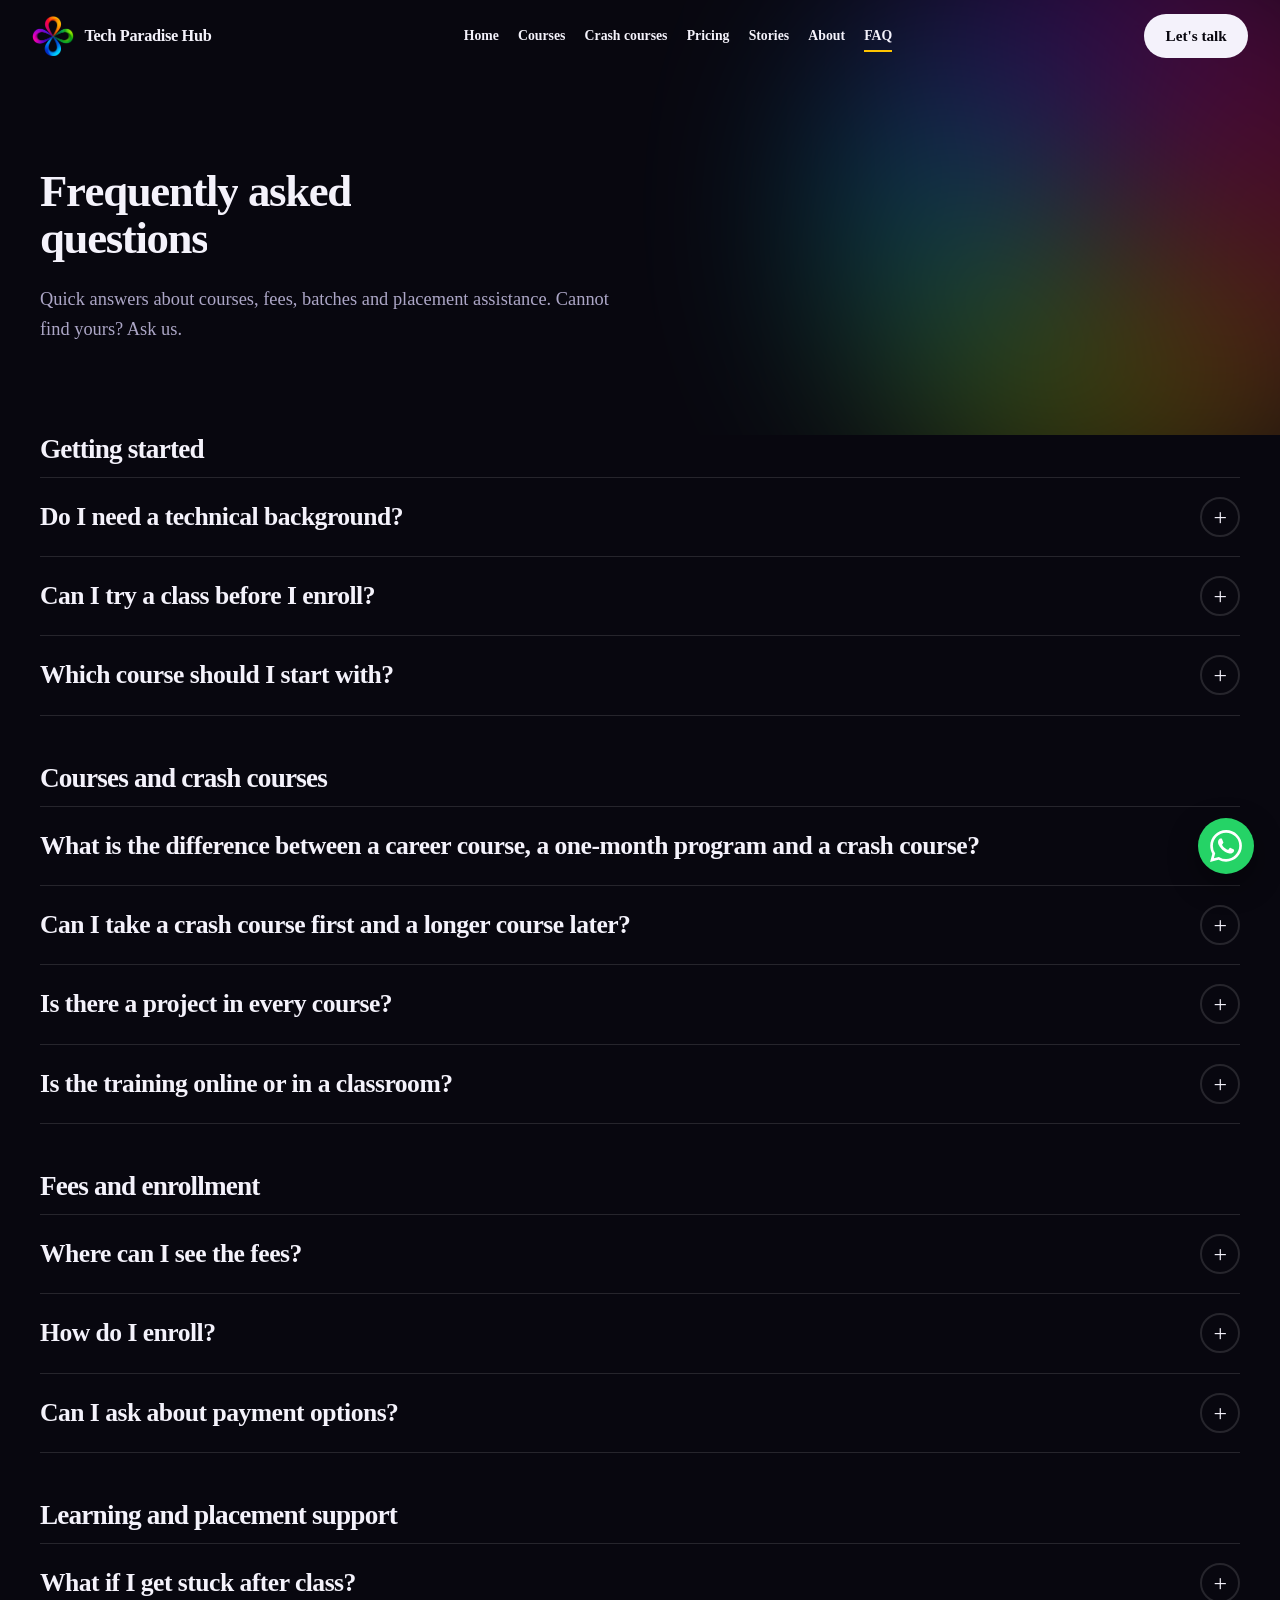
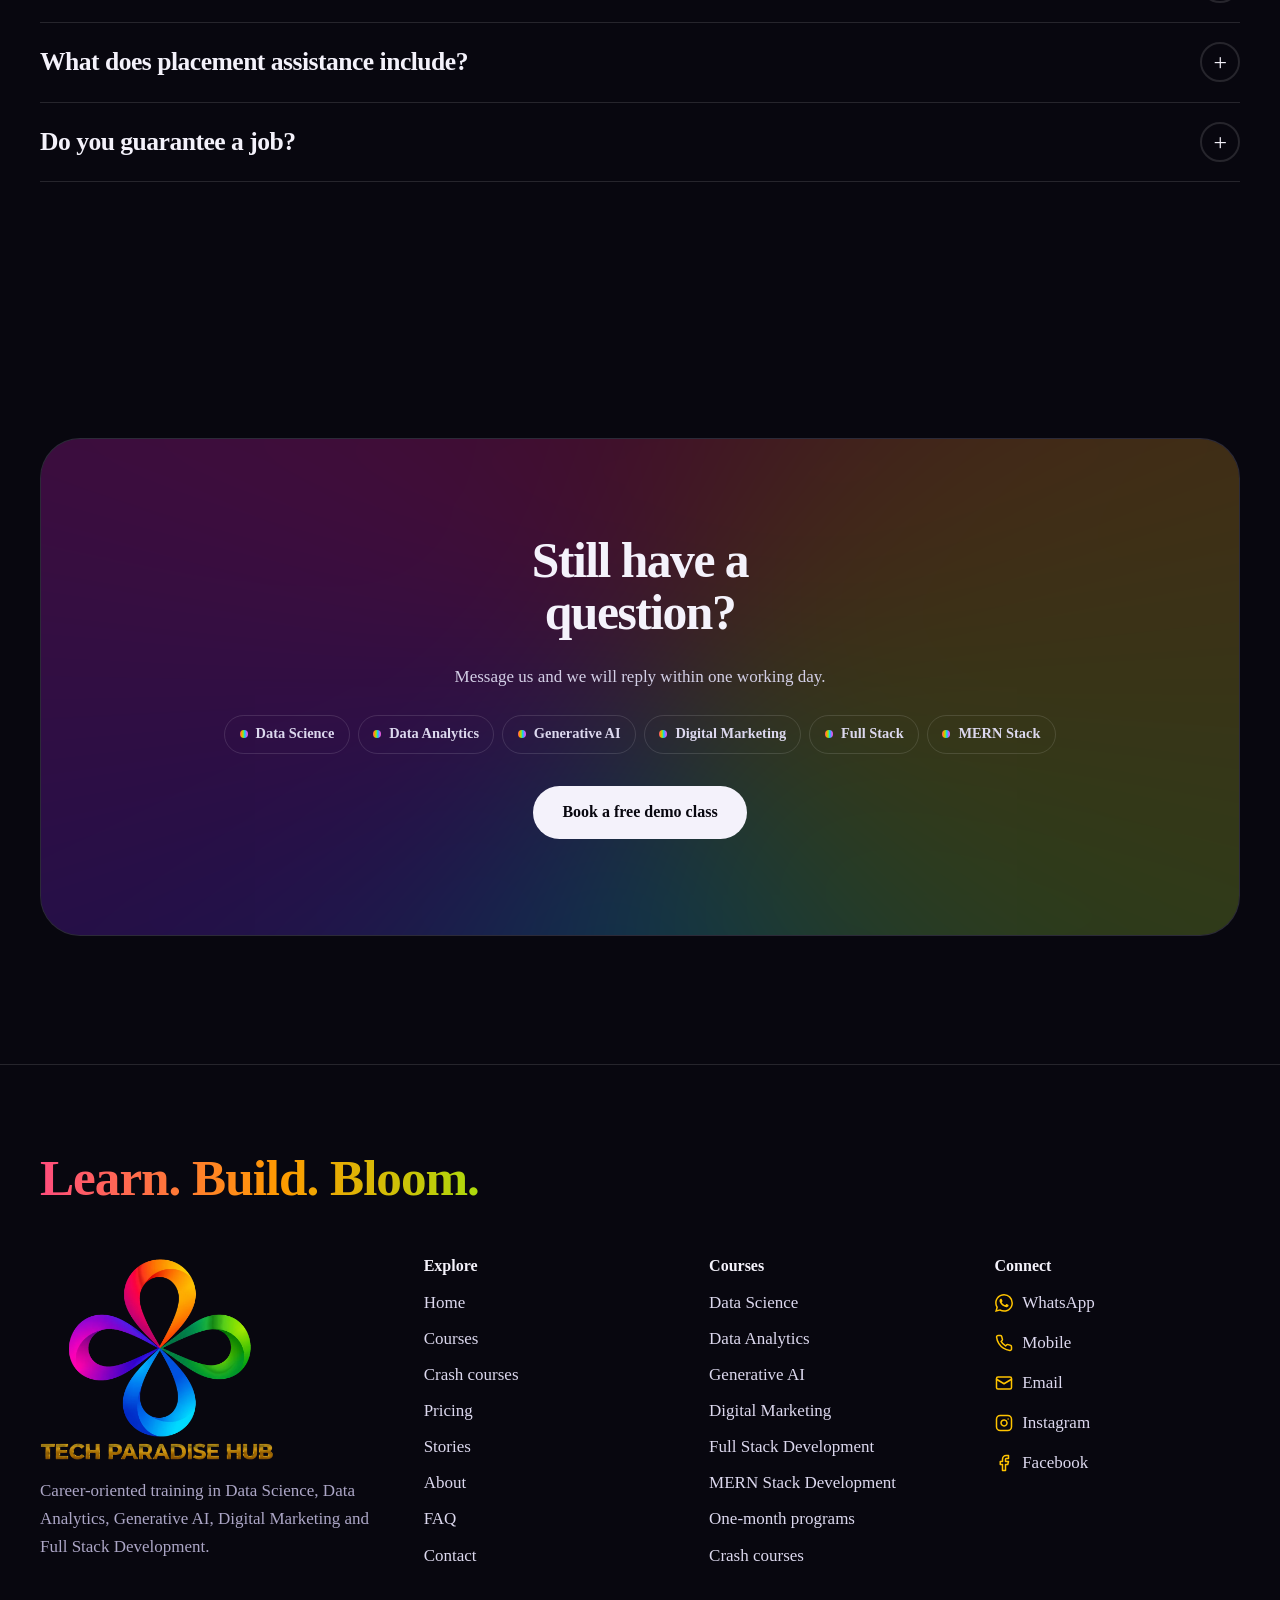
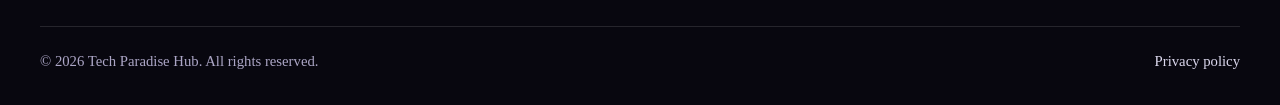
<file: faq.html>
<!DOCTYPE html>
<html lang="en">
<head>
<meta charset="utf-8">
<meta http-equiv="Content-Security-Policy" content="default-src 'self'; script-src 'self' 'unsafe-inline'; style-src 'self' 'unsafe-inline' https://fonts.googleapis.com; font-src https://fonts.gstatic.com; img-src 'self' data:; connect-src 'self' https://api.emailjs.com; form-action 'self'; base-uri 'self'; object-src 'none'; frame-ancestors 'self'">
<meta name="referrer" content="strict-origin-when-cross-origin">
<meta name="viewport" content="width=device-width, initial-scale=1">
<title>FAQ | Tech Paradise Hub</title>
<meta name="description" content="Answers about career courses, one-month programs, crash courses, fees, enrollment and placement assistance at Tech Paradise Hub.">
<meta name="theme-color" content="#08070F">
<meta property="og:title" content="FAQ | Tech Paradise Hub">
<meta property="og:description" content="Answers about career courses, one-month programs, crash courses, fees, enrollment and placement assistance at Tech Paradise Hub.">
<meta property="og:type" content="website">
<meta property="og:image" content="https://www.techparadisehub.in/images/og-image.jpg">
<meta property="og:url" content="https://www.techparadisehub.in/faq.html">
<link rel="canonical" href="https://www.techparadisehub.in/faq.html">
<link rel="icon" type="image/png" sizes="96x96" href="images/favicon.png">
<link rel="apple-touch-icon" href="images/favicon.png">
<link rel="preconnect" href="https://fonts.googleapis.com">
<link rel="preconnect" href="https://fonts.gstatic.com" crossorigin>
<link href="https://fonts.googleapis.com/css2?family=Merriweather:wght@400;700;900&display=swap" rel="stylesheet">
<script>(function(d){d.classList.add("js");var n=false;try{n=sessionStorage.getItem("tph-nav")==="1";}catch(e){}if(!n)d.classList.add("no-curtain");d.style.setProperty("--spin-phase",-(Date.now()%1200)+"ms");})(document.documentElement);</script>
<link rel="stylesheet" href="css/style.css">
<script type="application/ld+json">{"@context":"https://schema.org","@type":"EducationalOrganization","name":"Tech Paradise Hub","url":"https://www.techparadisehub.in/","logo":"https://www.techparadisehub.in/images/logo-full.png","telephone":"+91-90478-56989","email":"hr@techparadisehub.in","sameAs":["https://instagram.com/techparadisehub","https://www.facebook.com/profile.php?id=61595498963212"]}</script>
<script type="application/ld+json">{"@context": "https://schema.org", "@type": "FAQPage", "mainEntity": [{"@type": "Question", "name": "Do I need a technical background?", "acceptedAnswer": {"@type": "Answer", "text": "No. Programs such as Python Coding Foundations, the Data Analytics Starter Program and the Python Code Starter crash course start from the basics. Our course options suit different experience levels, from students and freshers to working professionals."}}, {"@type": "Question", "name": "Can I try a class before I enroll?", "acceptedAnswer": {"@type": "Answer", "text": "Yes. Book a free demo class from the contact page or the “Let's talk” button and we will confirm a slot by email."}}, {"@type": "Question", "name": "Which course should I start with?", "acceptedAnswer": {"@type": "Answer", "text": "If you are new to tech, start with Python Coding Foundations, Excel Mastery Lab or the Data Analytics Starter Program. For an analyst role, Data Analytics covers Excel, SQL, Python, Power BI and Tableau. Interested in AI, marketing or web development? Look at Generative AI, Digital Marketing, Full Stack or MERN Stack Development. Tell us your goal and we will suggest a path."}}, {"@type": "Question", "name": "What is the difference between a career course, a one-month program and a crash course?", "acceptedAnswer": {"@type": "Answer", "text": "Career courses cover a field in depth and end with a portfolio project. One-month core programs focus on one tool or skill, such as Power BI, Tableau, SQL, Excel or Python. Crash courses cover the essentials of a subject in five days."}}, {"@type": "Question", "name": "Can I take a crash course first and a longer course later?", "acceptedAnswer": {"@type": "Answer", "text": "Yes. Many learners start with a crash course to test the subject, then continue with a one-month program or a career course. Ask us about upcoming batches."}}, {"@type": "Question", "name": "Is there a project in every course?", "acceptedAnswer": {"@type": "Answer", "text": "Yes. Every career course includes a real-world project, such as a churn prediction model, a sales performance dashboard or an AI-powered chatbot. One-month programs and crash courses include hands-on exercises and practical projects."}}, {"@type": "Question", "name": "Is the training online or in a classroom?", "acceptedAnswer": {"@type": "Answer", "text": "Ask us when you enquire and we will confirm the options available for the next batch."}}, {"@type": "Question", "name": "Where can I see the fees?", "acceptedAnswer": {"@type": "Answer", "text": "Crash course fees start at ₹999 and are listed on the Pricing page. For career courses and one-month programs, contact us and we will share current fees and batch dates."}}, {"@type": "Question", "name": "How do I enroll?", "acceptedAnswer": {"@type": "Answer", "text": "Send an enquiry, call us or message us on WhatsApp. We will confirm the batch date and the payment steps, then reserve your seat."}}, {"@type": "Question", "name": "Can I ask about payment options?", "acceptedAnswer": {"@type": "Answer", "text": "Yes. Message us on WhatsApp or use the contact form and we will explain the options available."}}, {"@type": "Question", "name": "What if I get stuck after class?", "acceptedAnswer": {"@type": "Answer", "text": "You get doubt-clearing and learning support: guidance as you practice, complete assignments and develop your projects."}}, {"@type": "Question", "name": "What does placement assistance include?", "acceptedAnswer": {"@type": "Answer", "text": "Resume building and ATS-friendly resume guidance, technical interview preparation, mock interviews and practice questions, aptitude and communication practice, LinkedIn and professional profile guidance, portfolio and GitHub project preparation, and job application guidance with interview opportunity sharing."}}, {"@type": "Question", "name": "Do you guarantee a job?", "acceptedAnswer": {"@type": "Answer", "text": "No. We provide placement assistance and help you build a portfolio of projects, but hiring decisions belong to employers, so we do not promise placements."}}]}</script>
</head>
<body>
<div class="curtain" aria-hidden="true"><img src="images/logo-mark.webp" width="190" height="181" alt=""></div>
<div class="cursor" aria-hidden="true"><div class="cursor-ring"><span></span></div></div>
<a class="skip-link" href="#main">Skip to content</a>
<header class="site-header">
<div class="wrap header-row">
<a class="brand" href="./" aria-label="Tech Paradise Hub, home"><img src="images/logo-mark.webp" width="42" height="40" alt=""><span>Tech Paradise Hub</span></a>
<nav class="nav" aria-label="Main"><a href="./">Home</a><a href="courses.html">Courses</a><a href="crash-courses.html">Crash courses</a><a href="pricing.html">Pricing</a><a href="stories.html">Stories</a><a href="about.html">About</a><a href="faq.html" aria-current="page">FAQ</a></nav>
<div class="header-actions">
<a class="btn btn--fill btn-sm header-cta" href="contact.html" data-open-drawer data-cursor="Talk">Let's talk</a>
<button class="menu-btn" type="button" aria-expanded="false" aria-controls="overlay"><i></i>Menu</button>
</div>
</div>
</header>
<div class="overlay" id="overlay" role="dialog" aria-modal="true" aria-label="Menu">
<div class="overlay-top"><a class="brand" href="./"><img src="images/logo-mark.webp" width="42" height="40" alt=""><span>Tech Paradise Hub</span></a><button class="menu-btn" id="menu-close" type="button">Close</button></div>
<ul class="overlay-links">
<li><a href="./">Home</a></li><li><a href="courses.html">Courses</a></li><li><a href="crash-courses.html">Crash courses</a></li><li><a href="pricing.html">Pricing</a></li><li><a href="stories.html">Stories</a></li><li><a href="about.html">About</a></li><li><a href="faq.html">FAQ</a></li><li><a href="contact.html">Contact</a></li>
</ul>
<div class="overlay-foot"><a class="btn btn--grad" href="contact.html" data-open-drawer>Book a free demo</a><a class="btn btn--line" href="https://wa.me/919047856989" data-contact="whatsapp">WhatsApp us</a></div>
</div>
<main id="main">
<section class="page-hero"><div class="wrap"><h1 class="split">Frequently asked questions</h1><p class="reveal intro">Quick answers about courses, fees, batches and placement assistance. Cannot find yours? Ask us.</p></div></section><section class="section" style="padding-top:0"><div class="wrap"><div class="faq-groups"><div><h2 class="reveal">Getting started</h2><details class="acc faq-item"><summary>Do I need a technical background?</summary><div class="acc-body"><p>No. Programs such as Python Coding Foundations, the Data Analytics Starter Program and the Python Code Starter crash course start from the basics. Our course options suit different experience levels, from students and freshers to working professionals.</p></div></details>
<details class="acc faq-item"><summary>Can I try a class before I enroll?</summary><div class="acc-body"><p>Yes. Book a free demo class from the contact page or the “Let&#x27;s talk” button and we will confirm a slot by email.</p></div></details>
<details class="acc faq-item"><summary>Which course should I start with?</summary><div class="acc-body"><p>If you are new to tech, start with Python Coding Foundations, Excel Mastery Lab or the Data Analytics Starter Program. For an analyst role, Data Analytics covers Excel, SQL, Python, Power BI and Tableau. Interested in AI, marketing or web development? Look at Generative AI, Digital Marketing, Full Stack or MERN Stack Development. Tell us your goal and we will suggest a path.</p></div></details>
</div><div><h2 class="reveal">Courses and crash courses</h2><details class="acc faq-item"><summary>What is the difference between a career course, a one-month program and a crash course?</summary><div class="acc-body"><p>Career courses cover a field in depth and end with a portfolio project. One-month core programs focus on one tool or skill, such as Power BI, Tableau, SQL, Excel or Python. Crash courses cover the essentials of a subject in five days.</p></div></details>
<details class="acc faq-item"><summary>Can I take a crash course first and a longer course later?</summary><div class="acc-body"><p>Yes. Many learners start with a crash course to test the subject, then continue with a one-month program or a career course. Ask us about upcoming batches.</p></div></details>
<details class="acc faq-item"><summary>Is there a project in every course?</summary><div class="acc-body"><p>Yes. Every career course includes a real-world project, such as a churn prediction model, a sales performance dashboard or an AI-powered chatbot. One-month programs and crash courses include hands-on exercises and practical projects.</p></div></details>
<details class="acc faq-item"><summary>Is the training online or in a classroom?</summary><div class="acc-body"><p>Ask us when you enquire and we will confirm the options available for the next batch.</p></div></details>
</div><div><h2 class="reveal">Fees and enrollment</h2><details class="acc faq-item"><summary>Where can I see the fees?</summary><div class="acc-body"><p>Crash course fees start at ₹999 and are listed on the Pricing page. For career courses and one-month programs, contact us and we will share current fees and batch dates.</p></div></details>
<details class="acc faq-item"><summary>How do I enroll?</summary><div class="acc-body"><p>Send an enquiry, call us or message us on WhatsApp. We will confirm the batch date and the payment steps, then reserve your seat.</p></div></details>
<details class="acc faq-item"><summary>Can I ask about payment options?</summary><div class="acc-body"><p>Yes. Message us on WhatsApp or use the contact form and we will explain the options available.</p></div></details>
</div><div><h2 class="reveal">Learning and placement support</h2><details class="acc faq-item"><summary>What if I get stuck after class?</summary><div class="acc-body"><p>You get doubt-clearing and learning support: guidance as you practice, complete assignments and develop your projects.</p></div></details>
<details class="acc faq-item"><summary>What does placement assistance include?</summary><div class="acc-body"><p>Resume building and ATS-friendly resume guidance, technical interview preparation, mock interviews and practice questions, aptitude and communication practice, LinkedIn and professional profile guidance, portfolio and GitHub project preparation, and job application guidance with interview opportunity sharing.</p></div></details>
<details class="acc faq-item"><summary>Do you guarantee a job?</summary><div class="acc-body"><p>No. We provide placement assistance and help you build a portfolio of projects, but hiring decisions belong to employers, so we do not promise placements.</p></div></details>
</div></div></div></section><section class="section"><div class="wrap"><div class="cta reveal">
<h2>Still have a question?</h2><p>Message us and we will reply within one working day.</p>
<div class="tags"><span class="tag"><i></i>Data Science</span><span class="tag"><i></i>Data Analytics</span><span class="tag"><i></i>Generative AI</span><span class="tag"><i></i>Digital Marketing</span><span class="tag"><i></i>Full Stack</span><span class="tag"><i></i>MERN Stack</span></div>
<a class="btn btn--fill" href="contact.html" data-open-drawer data-cursor="Talk">Book a free demo class</a>
</div></div></section>
</main>
<footer class="site-footer">
<div class="wrap">
<p class="giant" aria-hidden="true">Learn. Build. Bloom.</p>
<div class="footer-top">
<div class="footer-brand"><img src="images/logo-full.webp" width="240" height="186" alt="Tech Paradise Hub" loading="lazy"><p>Career-oriented training in Data Science, Data Analytics, Generative AI, Digital Marketing and Full Stack Development.</p></div>
<div><h2>Explore</h2><ul><li><a href="./">Home</a></li><li><a href="courses.html">Courses</a></li><li><a href="crash-courses.html">Crash courses</a></li><li><a href="pricing.html">Pricing</a></li><li><a href="stories.html">Stories</a></li><li><a href="about.html">About</a></li><li><a href="faq.html">FAQ</a></li><li><a href="contact.html">Contact</a></li></ul></div>
<div><h2>Courses</h2><ul><li><a href="courses.html#data-science">Data Science</a></li><li><a href="courses.html#data-analytics">Data Analytics</a></li><li><a href="courses.html#generative-ai">Generative AI</a></li><li><a href="courses.html#digital-marketing">Digital Marketing</a></li><li><a href="courses.html#full-stack">Full Stack Development</a></li><li><a href="courses.html#mern-stack">MERN Stack Development</a></li><li><a href="courses.html#one-month">One-month programs</a></li><li><a href="crash-courses.html">Crash courses</a></li></ul></div>
<div><h2>Connect</h2><ul><li><a href="https://wa.me/919047856989" data-contact="whatsapp"><span class="ico"><svg viewBox="0 0 24 24" fill="currentColor" aria-hidden="true"><path d="M17.472 14.382c-.297-.149-1.758-.867-2.03-.967-.273-.099-.471-.148-.67.15-.197.297-.767.966-.94 1.164-.173.199-.347.223-.644.075-.297-.15-1.255-.463-2.39-1.475-.883-.788-1.48-1.761-1.653-2.059-.173-.297-.018-.458.13-.606.134-.133.298-.347.446-.52.149-.174.198-.298.298-.497.099-.198.05-.371-.025-.52-.075-.149-.669-1.612-.916-2.207-.242-.579-.487-.5-.669-.51-.173-.008-.371-.01-.57-.01-.198 0-.52.074-.792.372-.272.297-1.04 1.016-1.04 2.479 0 1.462 1.065 2.875 1.213 3.074.149.198 2.096 3.2 5.077 4.487.709.306 1.262.489 1.694.625.712.227 1.36.195 1.871.118.571-.085 1.758-.719 2.006-1.413.248-.694.248-1.289.173-1.413-.074-.124-.272-.198-.57-.347m-5.421 7.403h-.004a9.87 9.87 0 01-5.031-1.378l-.361-.214-3.741.982.998-3.648-.235-.374a9.86 9.86 0 01-1.51-5.26c.001-5.45 4.436-9.884 9.888-9.884 2.64 0 5.122 1.03 6.988 2.898a9.825 9.825 0 012.893 6.994c-.003 5.45-4.437 9.884-9.885 9.884m8.413-18.297A11.815 11.815 0 0012.05 0C5.495 0 .16 5.335.157 11.892c0 2.096.547 4.142 1.588 5.945L.057 24l6.305-1.654a11.882 11.882 0 005.683 1.448h.005c6.554 0 11.89-5.335 11.893-11.893a11.821 11.821 0 00-3.48-8.413z"/></svg></span>WhatsApp</a></li><li><a href="tel:+919047856989" data-contact="phone"><span class="ico"><svg viewBox="0 0 24 24" fill="none" stroke="currentColor" stroke-width="2" stroke-linecap="round" stroke-linejoin="round" aria-hidden="true"><path d="M22 16.92v3a2 2 0 0 1-2.18 2 19.79 19.79 0 0 1-8.63-3.07 19.5 19.5 0 0 1-6-6 19.79 19.79 0 0 1-3.07-8.67A2 2 0 0 1 4.11 2h3a2 2 0 0 1 2 1.72 12.84 12.84 0 0 0 .7 2.81 2 2 0 0 1-.45 2.11L8.09 9.91a16 16 0 0 0 6 6l1.27-1.27a2 2 0 0 1 2.11-.45 12.84 12.84 0 0 0 2.81.7A2 2 0 0 1 22 16.92z"/></svg></span>Mobile</a></li><li><a href="mailto:hr@techparadisehub.in" data-contact="email"><span class="ico"><svg viewBox="0 0 24 24" fill="none" stroke="currentColor" stroke-width="2" stroke-linecap="round" stroke-linejoin="round" aria-hidden="true"><rect x="2" y="4" width="20" height="16" rx="2"/><path d="m22 7-10 6L2 7"/></svg></span>Email</a></li><li><a href="https://instagram.com/techparadisehub" data-contact="instagram"><span class="ico"><svg viewBox="0 0 24 24" fill="none" stroke="currentColor" stroke-width="2" stroke-linecap="round" stroke-linejoin="round" aria-hidden="true"><rect x="2" y="2" width="20" height="20" rx="5"/><path d="M16 11.37A4 4 0 1 1 12.63 8 4 4 0 0 1 16 11.37z"/><path d="M17.5 6.5h.01"/></svg></span>Instagram</a></li><li><a href="https://www.facebook.com/profile.php?id=61595498963212" data-contact="facebook"><span class="ico"><svg viewBox="0 0 24 24" fill="none" stroke="currentColor" stroke-width="2" stroke-linecap="round" stroke-linejoin="round" aria-hidden="true"><path d="M18 2h-3a5 5 0 0 0-5 5v3H7v4h3v8h4v-8h3l1-4h-4V7a1 1 0 0 1 1-1h3z"/></svg></span>Facebook</a></li></ul></div>
</div>
<div class="footer-bottom"><span>&copy; <span id="year">2026</span> Tech Paradise Hub. All rights reserved.</span><a href="privacy.html">Privacy policy</a></div>
</div>
</footer>
<div class="scrim" id="scrim"></div>
<aside class="drawer" id="drawer" role="dialog" aria-modal="true" aria-labelledby="drawer-title">
<div class="drawer-head"><h2 id="drawer-title">Let's talk</h2><button class="icon-btn" type="button" data-close-drawer aria-label="Close">&times;</button></div>
<p class="dim">Tell us what you want to learn. We reply by email within one working day.</p>
<form data-form method="post" novalidate>
<div class="hp" aria-hidden="true"><label>Leave this empty <input type="text" name="_honey" tabindex="-1" autocomplete="off"></label></div>
<div class="form-row">
<div class="field"><label for="d-name">Full name</label><input type="text" id="d-name" name="name" maxlength="80" autocomplete="name" required><div class="error-msg" role="alert"></div></div>
<div class="field"><label for="d-email">Email</label><input type="email" id="d-email" name="email" maxlength="120" autocomplete="email" required><div class="error-msg" role="alert"></div></div>
</div>
<div class="form-row">
<div class="field"><label for="d-phone">Phone</label><input type="tel" id="d-phone" name="phone" maxlength="20" inputmode="tel" autocomplete="tel" required><div class="error-msg" role="alert"></div></div>
<div class="field"><label for="d-course">Course</label><select id="d-course" name="course" required><option value="">Choose a course</option><optgroup label="Career courses"><option value="data-science">Data Science</option><option value="data-analytics">Data Analytics</option><option value="generative-ai">Generative AI</option><option value="digital-marketing">Digital Marketing</option><option value="full-stack">Full Stack Development (Python or Java)</option><option value="mern-stack">MERN Stack Development</option></optgroup><optgroup label="One-month core programs"><option value="ai-data-analytics">AI-Driven Data Analytics (1 month)</option><option value="power-bi-dashboard-studio">Power BI Dashboard Studio (1 month)</option><option value="tableau-visual-intelligence">Tableau Visual Intelligence (1 month)</option><option value="sql-data-explorer">SQL Data Explorer (1 month)</option><option value="excel-mastery-lab">Excel Mastery Lab: Basic to Advanced (1 month)</option><option value="python-coding-foundations">Python Coding Foundations (1 month)</option><option value="data-science-explorer">Data Science Explorer (1 month)</option><option value="data-analytics-starter">Data Analytics Starter Program (1 month)</option></optgroup><optgroup label="5-day crash courses"><option value="crash-data-science">Data Science Launchpad (5-day crash course)</option><option value="crash-ai-data-analytics">AI-Powered Data Analytics (5-day crash course)</option><option value="crash-power-bi">Power BI Dashboard Starter (5-day crash course)</option><option value="crash-tableau">Tableau Visualization Express (5-day crash course)</option><option value="crash-mysql">MySQL Query Mastery (5-day crash course)</option><option value="crash-python">Python Code Starter (5-day crash course)</option></optgroup><option value="placement">Placement assistance</option><option value="internship">Internship</option><option value="not-sure">Not sure yet</option></select><div class="error-msg" role="alert"></div></div>
</div>
<div class="field"><label for="d-message">Your message</label><textarea id="d-message" name="message" maxlength="1000" rows="4" required></textarea><div class="error-msg" role="alert"></div></div>
<div class="field"><label class="check"><input type="checkbox" name="consent" value="yes"> <span>I agree that Tech Paradise Hub may contact me about this enquiry. <a href="privacy.html">Privacy policy</a></span></label><div class="error-msg" role="alert"></div></div>
<button class="btn btn--grad" type="submit">Send message</button>
<div class="form-status" role="status" aria-live="polite"></div>
</form>
</aside>
<a class="fab" href="https://wa.me/919047856989" data-contact="whatsapp" aria-label="Chat on WhatsApp"><svg viewBox="0 0 24 24" fill="currentColor" aria-hidden="true"><path d="M17.472 14.382c-.297-.149-1.758-.867-2.03-.967-.273-.099-.471-.148-.67.15-.197.297-.767.966-.94 1.164-.173.199-.347.223-.644.075-.297-.15-1.255-.463-2.39-1.475-.883-.788-1.48-1.761-1.653-2.059-.173-.297-.018-.458.13-.606.134-.133.298-.347.446-.52.149-.174.198-.298.298-.497.099-.198.05-.371-.025-.52-.075-.149-.669-1.612-.916-2.207-.242-.579-.487-.5-.669-.51-.173-.008-.371-.01-.57-.01-.198 0-.52.074-.792.372-.272.297-1.04 1.016-1.04 2.479 0 1.462 1.065 2.875 1.213 3.074.149.198 2.096 3.2 5.077 4.487.709.306 1.262.489 1.694.625.712.227 1.36.195 1.871.118.571-.085 1.758-.719 2.006-1.413.248-.694.248-1.289.173-1.413-.074-.124-.272-.198-.57-.347m-5.421 7.403h-.004a9.87 9.87 0 01-5.031-1.378l-.361-.214-3.741.982.998-3.648-.235-.374a9.86 9.86 0 01-1.51-5.26c.001-5.45 4.436-9.884 9.888-9.884 2.64 0 5.122 1.03 6.988 2.898a9.825 9.825 0 012.893 6.994c-.003 5.45-4.437 9.884-9.885 9.884m8.413-18.297A11.815 11.815 0 0012.05 0C5.495 0 .16 5.335.157 11.892c0 2.096.547 4.142 1.588 5.945L.057 24l6.305-1.654a11.882 11.882 0 005.683 1.448h.005c6.554 0 11.89-5.335 11.893-11.893a11.821 11.821 0 00-3.48-8.413z"/></svg></a>
<script src="js/site-data.js"></script>
<script src="js/main.js" defer></script>
</body>
</html>
</file>
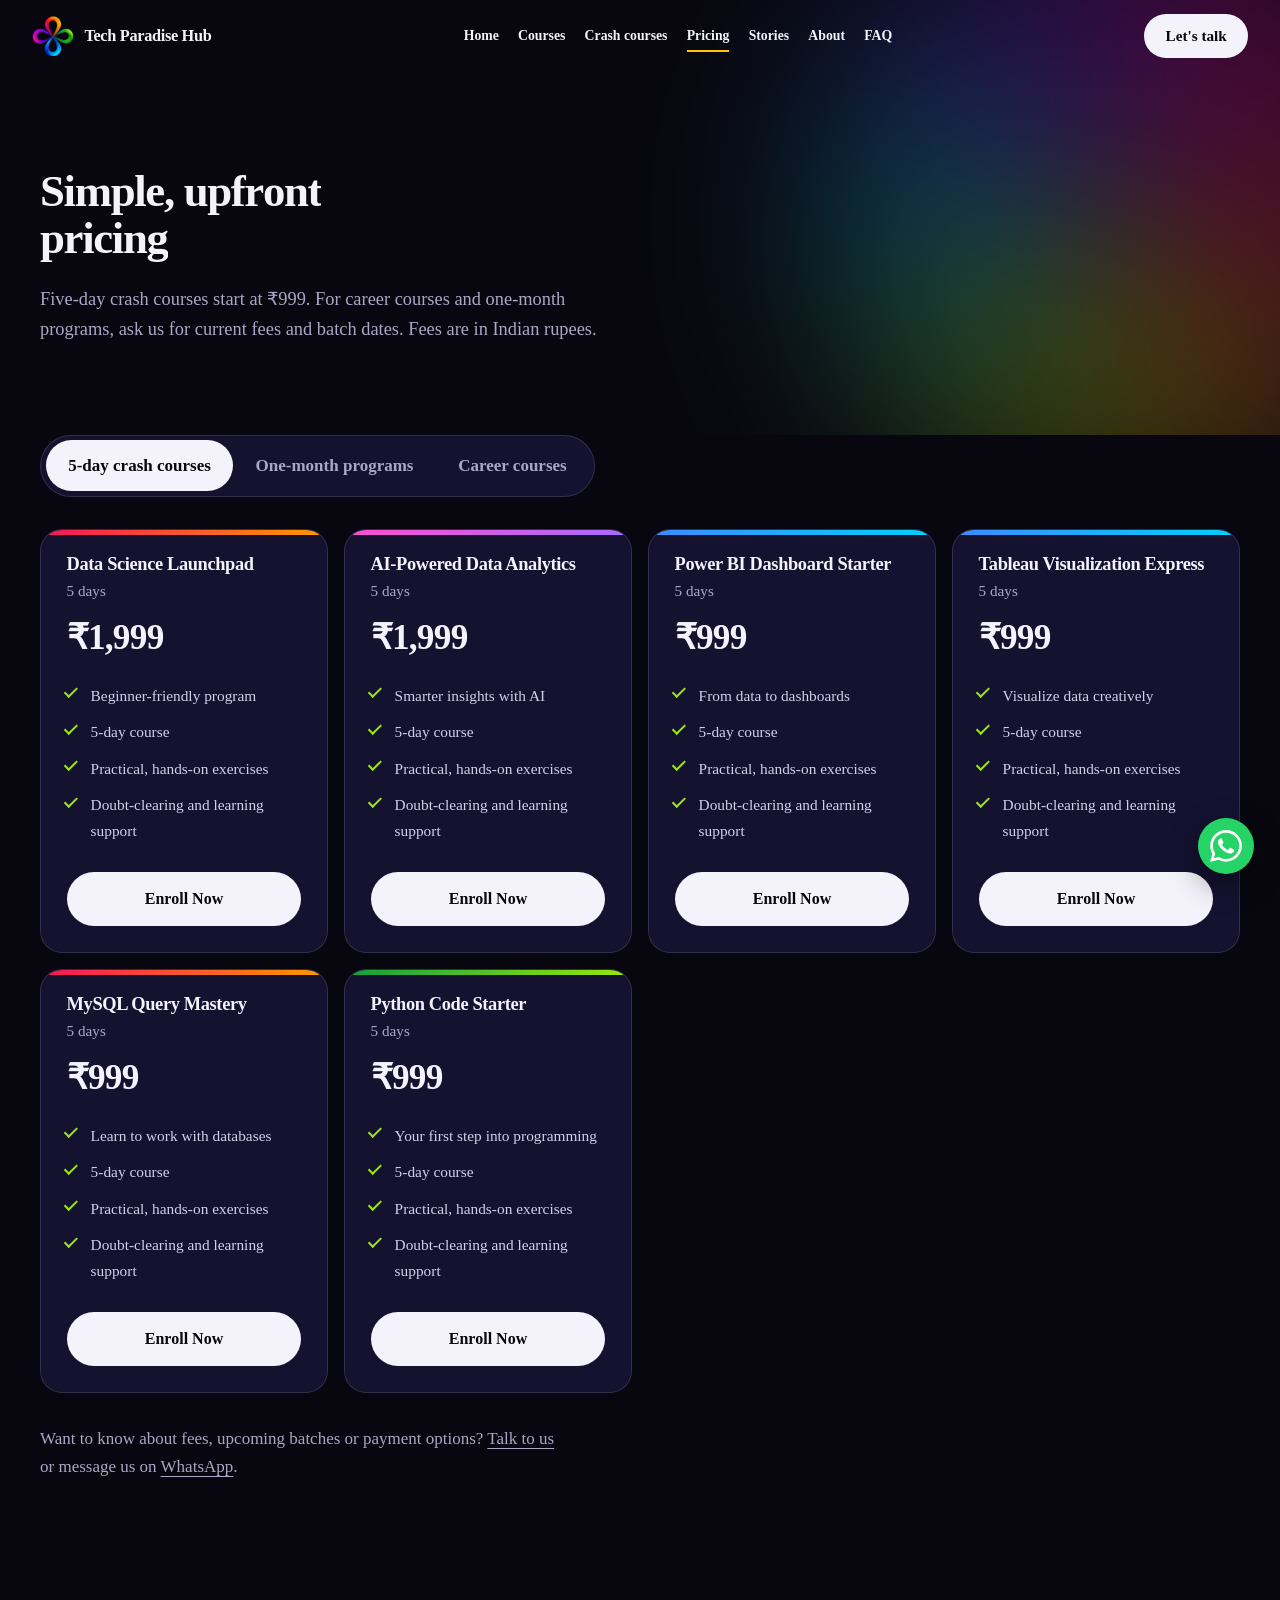
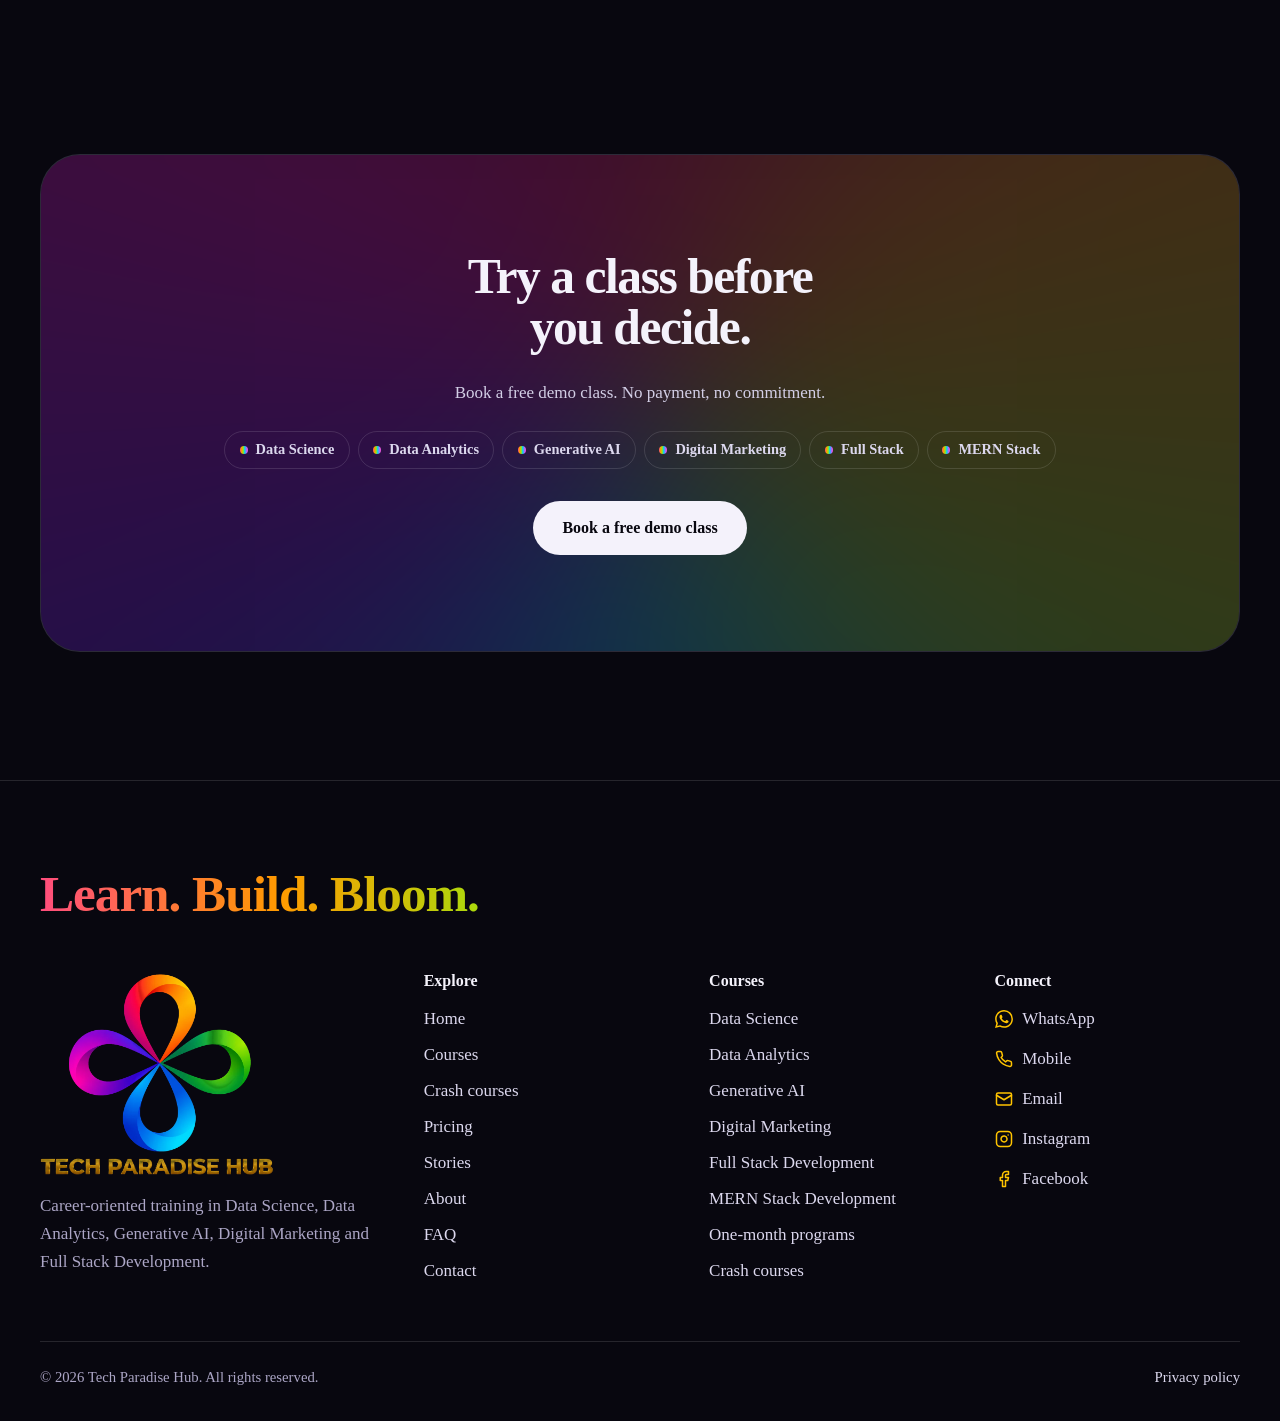
<file: pricing.html>
<!DOCTYPE html>
<html lang="en">
<head>
<meta charset="utf-8">
<meta http-equiv="Content-Security-Policy" content="default-src 'self'; script-src 'self' 'unsafe-inline'; style-src 'self' 'unsafe-inline' https://fonts.googleapis.com; font-src https://fonts.gstatic.com; img-src 'self' data:; connect-src 'self' https://api.emailjs.com; form-action 'self'; base-uri 'self'; object-src 'none'; frame-ancestors 'self'">
<meta name="referrer" content="strict-origin-when-cross-origin">
<meta name="viewport" content="width=device-width, initial-scale=1">
<title>Pricing | Tech Paradise Hub</title>
<meta name="description" content="Crash course fees from ₹999 at Tech Paradise Hub. Ask us for current fees for career courses and one-month programs.">
<meta name="theme-color" content="#08070F">
<meta property="og:title" content="Pricing | Tech Paradise Hub">
<meta property="og:description" content="Crash course fees from ₹999 at Tech Paradise Hub. Ask us for current fees for career courses and one-month programs.">
<meta property="og:type" content="website">
<meta property="og:image" content="https://www.techparadisehub.in/images/og-image.jpg">
<meta property="og:url" content="https://www.techparadisehub.in/pricing.html">
<link rel="canonical" href="https://www.techparadisehub.in/pricing.html">
<link rel="icon" type="image/png" sizes="96x96" href="images/favicon.png">
<link rel="apple-touch-icon" href="images/favicon.png">
<link rel="preconnect" href="https://fonts.googleapis.com">
<link rel="preconnect" href="https://fonts.gstatic.com" crossorigin>
<link href="https://fonts.googleapis.com/css2?family=Merriweather:wght@400;700;900&display=swap" rel="stylesheet">
<script>(function(d){d.classList.add("js");var n=false;try{n=sessionStorage.getItem("tph-nav")==="1";}catch(e){}if(!n)d.classList.add("no-curtain");d.style.setProperty("--spin-phase",-(Date.now()%1200)+"ms");})(document.documentElement);</script>
<link rel="stylesheet" href="css/style.css">
<script type="application/ld+json">{"@context":"https://schema.org","@type":"EducationalOrganization","name":"Tech Paradise Hub","url":"https://www.techparadisehub.in/","logo":"https://www.techparadisehub.in/images/logo-full.png","telephone":"+91-90478-56989","email":"hr@techparadisehub.in","sameAs":["https://instagram.com/techparadisehub","https://www.facebook.com/profile.php?id=61595498963212"]}</script>

</head>
<body>
<div class="curtain" aria-hidden="true"><img src="images/logo-mark.webp" width="190" height="181" alt=""></div>
<div class="cursor" aria-hidden="true"><div class="cursor-ring"><span></span></div></div>
<a class="skip-link" href="#main">Skip to content</a>
<header class="site-header">
<div class="wrap header-row">
<a class="brand" href="./" aria-label="Tech Paradise Hub, home"><img src="images/logo-mark.webp" width="42" height="40" alt=""><span>Tech Paradise Hub</span></a>
<nav class="nav" aria-label="Main"><a href="./">Home</a><a href="courses.html">Courses</a><a href="crash-courses.html">Crash courses</a><a href="pricing.html" aria-current="page">Pricing</a><a href="stories.html">Stories</a><a href="about.html">About</a><a href="faq.html">FAQ</a></nav>
<div class="header-actions">
<a class="btn btn--fill btn-sm header-cta" href="contact.html" data-open-drawer data-cursor="Talk">Let's talk</a>
<button class="menu-btn" type="button" aria-expanded="false" aria-controls="overlay"><i></i>Menu</button>
</div>
</div>
</header>
<div class="overlay" id="overlay" role="dialog" aria-modal="true" aria-label="Menu">
<div class="overlay-top"><a class="brand" href="./"><img src="images/logo-mark.webp" width="42" height="40" alt=""><span>Tech Paradise Hub</span></a><button class="menu-btn" id="menu-close" type="button">Close</button></div>
<ul class="overlay-links">
<li><a href="./">Home</a></li><li><a href="courses.html">Courses</a></li><li><a href="crash-courses.html">Crash courses</a></li><li><a href="pricing.html">Pricing</a></li><li><a href="stories.html">Stories</a></li><li><a href="about.html">About</a></li><li><a href="faq.html">FAQ</a></li><li><a href="contact.html">Contact</a></li>
</ul>
<div class="overlay-foot"><a class="btn btn--grad" href="contact.html" data-open-drawer>Book a free demo</a><a class="btn btn--line" href="https://wa.me/919047856989" data-contact="whatsapp">WhatsApp us</a></div>
</div>
<main id="main">
<section class="page-hero"><div class="wrap"><h1 class="split">Simple, upfront pricing</h1><p class="reveal intro">Five-day crash courses start at ₹999. For career courses and one-month programs, ask us for current fees and batch dates. Fees are in Indian rupees.</p></div></section>
<section class="section" style="padding-top:0"><div class="wrap">
<div class="toggle" role="group" aria-label="Price type"><button type="button" data-price-tab="crash" aria-pressed="true">5-day crash courses</button><button type="button" data-price-tab="monthly" aria-pressed="false">One-month programs</button><button type="button" data-price-tab="courses" aria-pressed="false">Career courses</button></div>
<div class="price-grid" id="crash"><article class="price hue-red"><h3>Data Science Launchpad</h3><div class="dur">5 days</div><div class="amount">₹1,999</div><ul><li>Beginner-friendly program</li><li>5-day course</li><li>Practical, hands-on exercises</li><li>Doubt-clearing and learning support</li></ul><a class="btn btn--fill" href="contact.html?course=crash-data-science" data-open-drawer data-course="crash-data-science">Enroll Now</a></article><article class="price hue-purple"><h3>AI-Powered Data Analytics</h3><div class="dur">5 days</div><div class="amount">₹1,999</div><ul><li>Smarter insights with AI</li><li>5-day course</li><li>Practical, hands-on exercises</li><li>Doubt-clearing and learning support</li></ul><a class="btn btn--fill" href="contact.html?course=crash-ai-data-analytics" data-open-drawer data-course="crash-ai-data-analytics">Enroll Now</a></article><article class="price hue-blue"><h3>Power BI Dashboard Starter</h3><div class="dur">5 days</div><div class="amount">₹999</div><ul><li>From data to dashboards</li><li>5-day course</li><li>Practical, hands-on exercises</li><li>Doubt-clearing and learning support</li></ul><a class="btn btn--fill" href="contact.html?course=crash-power-bi" data-open-drawer data-course="crash-power-bi">Enroll Now</a></article><article class="price hue-blue"><h3>Tableau Visualization Express</h3><div class="dur">5 days</div><div class="amount">₹999</div><ul><li>Visualize data creatively</li><li>5-day course</li><li>Practical, hands-on exercises</li><li>Doubt-clearing and learning support</li></ul><a class="btn btn--fill" href="contact.html?course=crash-tableau" data-open-drawer data-course="crash-tableau">Enroll Now</a></article><article class="price hue-red"><h3>MySQL Query Mastery</h3><div class="dur">5 days</div><div class="amount">₹999</div><ul><li>Learn to work with databases</li><li>5-day course</li><li>Practical, hands-on exercises</li><li>Doubt-clearing and learning support</li></ul><a class="btn btn--fill" href="contact.html?course=crash-mysql" data-open-drawer data-course="crash-mysql">Enroll Now</a></article><article class="price hue-green"><h3>Python Code Starter</h3><div class="dur">5 days</div><div class="amount">₹999</div><ul><li>Your first step into programming</li><li>5-day course</li><li>Practical, hands-on exercises</li><li>Doubt-clearing and learning support</li></ul><a class="btn btn--fill" href="contact.html?course=crash-python" data-open-drawer data-course="crash-python">Enroll Now</a></article></div>
<div class="price-grid" id="monthly" hidden><article class="price hue-red"><h3>AI-Driven Data Analytics</h3><div class="dur">1 month</div><div class="amount">Fees on request</div><ul><li>Key skills: AI tools, Data analysis, Insights, Reporting</li><li>Hands-on practice</li><li>Doubt-clearing and learning support</li></ul><a class="btn btn--fill" href="contact.html?course=ai-data-analytics" data-open-drawer data-course="ai-data-analytics">Ask for fees</a></article><article class="price hue-blue"><h3>Power BI Dashboard Studio</h3><div class="dur">1 month</div><div class="amount">Fees on request</div><ul><li>Key skills: Power Query, Data modeling, DAX, Dashboards</li><li>Hands-on practice</li><li>Doubt-clearing and learning support</li></ul><a class="btn btn--fill" href="contact.html?course=power-bi-dashboard-studio" data-open-drawer data-course="power-bi-dashboard-studio">Ask for fees</a></article><article class="price hue-blue"><h3>Tableau Visual Intelligence</h3><div class="dur">1 month</div><div class="amount">Fees on request</div><ul><li>Key skills: Visualization, Calculations, Filters, Storytelling</li><li>Hands-on practice</li><li>Doubt-clearing and learning support</li></ul><a class="btn btn--fill" href="contact.html?course=tableau-visual-intelligence" data-open-drawer data-course="tableau-visual-intelligence">Ask for fees</a></article><article class="price hue-red"><h3>SQL Data Explorer</h3><div class="dur">1 month</div><div class="amount">Fees on request</div><ul><li>Key skills: SQL queries, Joins, Grouping, Subqueries</li><li>Hands-on practice</li><li>Doubt-clearing and learning support</li></ul><a class="btn btn--fill" href="contact.html?course=sql-data-explorer" data-open-drawer data-course="sql-data-explorer">Ask for fees</a></article><article class="price hue-purple"><h3>Excel Mastery Lab: Basic to Advanced</h3><div class="dur">1 month</div><div class="amount">Fees on request</div><ul><li>Key skills: Formulas, XLOOKUP, PivotTables, Dashboards</li><li>Hands-on practice</li><li>Doubt-clearing and learning support</li></ul><a class="btn btn--fill" href="contact.html?course=excel-mastery-lab" data-open-drawer data-course="excel-mastery-lab">Ask for fees</a></article><article class="price hue-green"><h3>Python Coding Foundations</h3><div class="dur">1 month</div><div class="amount">Fees on request</div><ul><li>Key skills: Variables, Data types, Conditions, Loops, Functions</li><li>Hands-on practice</li><li>Doubt-clearing and learning support</li></ul><a class="btn btn--fill" href="contact.html?course=python-coding-foundations" data-open-drawer data-course="python-coding-foundations">Ask for fees</a></article><article class="price hue-red"><h3>Data Science Explorer</h3><div class="dur">1 month</div><div class="amount">Fees on request</div><ul><li>Key skills: Data science concepts, Statistics, EDA, ML fundamentals</li><li>Hands-on practice</li><li>Doubt-clearing and learning support</li></ul><a class="btn btn--fill" href="contact.html?course=data-science-explorer" data-open-drawer data-course="data-science-explorer">Ask for fees</a></article><article class="price hue-green"><h3>Data Analytics Starter Program</h3><div class="dur">1 month</div><div class="amount">Fees on request</div><ul><li>Key skills: Data preparation, Excel, Analytical thinking, Reporting</li><li>Hands-on practice</li><li>Doubt-clearing and learning support</li></ul><a class="btn btn--fill" href="contact.html?course=data-analytics-starter" data-open-drawer data-course="data-analytics-starter">Ask for fees</a></article></div>
<div class="price-grid" id="courses" hidden><article class="price hue-red"><h3>Data Science</h3><div class="dur">Career course</div><div class="amount">Fees on request</div><ul><li>Practical, hands-on training</li><li>Real-world portfolio project</li><li>Placement assistance</li><li>Doubt-clearing and learning support</li></ul><a class="btn btn--fill" href="contact.html?course=data-science" data-open-drawer data-course="data-science">Ask for fees</a></article><article class="price hue-red"><h3>Data Analytics</h3><div class="dur">Career course</div><div class="amount">Fees on request</div><ul><li>Practical, hands-on training</li><li>Real-world portfolio project</li><li>Placement assistance</li><li>Doubt-clearing and learning support</li></ul><a class="btn btn--fill" href="contact.html?course=data-analytics" data-open-drawer data-course="data-analytics">Ask for fees</a></article><article class="price hue-purple"><h3>Generative AI</h3><div class="dur">Career course</div><div class="amount">Fees on request</div><ul><li>Practical, hands-on training</li><li>Real-world portfolio project</li><li>Placement assistance</li><li>Doubt-clearing and learning support</li></ul><a class="btn btn--fill" href="contact.html?course=generative-ai" data-open-drawer data-course="generative-ai">Ask for fees</a></article><article class="price hue-purple"><h3>Digital Marketing</h3><div class="dur">Career course</div><div class="amount">Fees on request</div><ul><li>Practical, hands-on training</li><li>Real-world portfolio project</li><li>Placement assistance</li><li>Doubt-clearing and learning support</li></ul><a class="btn btn--fill" href="contact.html?course=digital-marketing" data-open-drawer data-course="digital-marketing">Ask for fees</a></article><article class="price hue-green"><h3>Full Stack Development</h3><div class="dur">Career course</div><div class="amount">Fees on request</div><ul><li>Practical, hands-on training</li><li>Real-world portfolio project</li><li>Placement assistance</li><li>Doubt-clearing and learning support</li></ul><a class="btn btn--fill" href="contact.html?course=full-stack" data-open-drawer data-course="full-stack">Ask for fees</a></article><article class="price hue-blue"><h3>MERN Stack Development</h3><div class="dur">Career course</div><div class="amount">Fees on request</div><ul><li>Practical, hands-on training</li><li>Real-world portfolio project</li><li>Placement assistance</li><li>Doubt-clearing and learning support</li></ul><a class="btn btn--fill" href="contact.html?course=mern-stack" data-open-drawer data-course="mern-stack">Ask for fees</a></article></div>
<p class="dim" style="margin-top:2rem">Want to know about fees, upcoming batches or payment options? <a href="contact.html" data-open-drawer>Talk to us</a> or message us on <a href="https://wa.me/919047856989" data-contact="whatsapp">WhatsApp</a>.</p>
</div></section>
<section class="section"><div class="wrap"><div class="cta reveal">
<h2>Try a class before you decide.</h2><p>Book a free demo class. No payment, no commitment.</p>
<div class="tags"><span class="tag"><i></i>Data Science</span><span class="tag"><i></i>Data Analytics</span><span class="tag"><i></i>Generative AI</span><span class="tag"><i></i>Digital Marketing</span><span class="tag"><i></i>Full Stack</span><span class="tag"><i></i>MERN Stack</span></div>
<a class="btn btn--fill" href="contact.html" data-open-drawer data-cursor="Talk">Book a free demo class</a>
</div></div></section>
</main>
<footer class="site-footer">
<div class="wrap">
<p class="giant" aria-hidden="true">Learn. Build. Bloom.</p>
<div class="footer-top">
<div class="footer-brand"><img src="images/logo-full.webp" width="240" height="186" alt="Tech Paradise Hub" loading="lazy"><p>Career-oriented training in Data Science, Data Analytics, Generative AI, Digital Marketing and Full Stack Development.</p></div>
<div><h2>Explore</h2><ul><li><a href="./">Home</a></li><li><a href="courses.html">Courses</a></li><li><a href="crash-courses.html">Crash courses</a></li><li><a href="pricing.html">Pricing</a></li><li><a href="stories.html">Stories</a></li><li><a href="about.html">About</a></li><li><a href="faq.html">FAQ</a></li><li><a href="contact.html">Contact</a></li></ul></div>
<div><h2>Courses</h2><ul><li><a href="courses.html#data-science">Data Science</a></li><li><a href="courses.html#data-analytics">Data Analytics</a></li><li><a href="courses.html#generative-ai">Generative AI</a></li><li><a href="courses.html#digital-marketing">Digital Marketing</a></li><li><a href="courses.html#full-stack">Full Stack Development</a></li><li><a href="courses.html#mern-stack">MERN Stack Development</a></li><li><a href="courses.html#one-month">One-month programs</a></li><li><a href="crash-courses.html">Crash courses</a></li></ul></div>
<div><h2>Connect</h2><ul><li><a href="https://wa.me/919047856989" data-contact="whatsapp"><span class="ico"><svg viewBox="0 0 24 24" fill="currentColor" aria-hidden="true"><path d="M17.472 14.382c-.297-.149-1.758-.867-2.03-.967-.273-.099-.471-.148-.67.15-.197.297-.767.966-.94 1.164-.173.199-.347.223-.644.075-.297-.15-1.255-.463-2.39-1.475-.883-.788-1.48-1.761-1.653-2.059-.173-.297-.018-.458.13-.606.134-.133.298-.347.446-.52.149-.174.198-.298.298-.497.099-.198.05-.371-.025-.52-.075-.149-.669-1.612-.916-2.207-.242-.579-.487-.5-.669-.51-.173-.008-.371-.01-.57-.01-.198 0-.52.074-.792.372-.272.297-1.04 1.016-1.04 2.479 0 1.462 1.065 2.875 1.213 3.074.149.198 2.096 3.2 5.077 4.487.709.306 1.262.489 1.694.625.712.227 1.36.195 1.871.118.571-.085 1.758-.719 2.006-1.413.248-.694.248-1.289.173-1.413-.074-.124-.272-.198-.57-.347m-5.421 7.403h-.004a9.87 9.87 0 01-5.031-1.378l-.361-.214-3.741.982.998-3.648-.235-.374a9.86 9.86 0 01-1.51-5.26c.001-5.45 4.436-9.884 9.888-9.884 2.64 0 5.122 1.03 6.988 2.898a9.825 9.825 0 012.893 6.994c-.003 5.45-4.437 9.884-9.885 9.884m8.413-18.297A11.815 11.815 0 0012.05 0C5.495 0 .16 5.335.157 11.892c0 2.096.547 4.142 1.588 5.945L.057 24l6.305-1.654a11.882 11.882 0 005.683 1.448h.005c6.554 0 11.89-5.335 11.893-11.893a11.821 11.821 0 00-3.48-8.413z"/></svg></span>WhatsApp</a></li><li><a href="tel:+919047856989" data-contact="phone"><span class="ico"><svg viewBox="0 0 24 24" fill="none" stroke="currentColor" stroke-width="2" stroke-linecap="round" stroke-linejoin="round" aria-hidden="true"><path d="M22 16.92v3a2 2 0 0 1-2.18 2 19.79 19.79 0 0 1-8.63-3.07 19.5 19.5 0 0 1-6-6 19.79 19.79 0 0 1-3.07-8.67A2 2 0 0 1 4.11 2h3a2 2 0 0 1 2 1.72 12.84 12.84 0 0 0 .7 2.81 2 2 0 0 1-.45 2.11L8.09 9.91a16 16 0 0 0 6 6l1.27-1.27a2 2 0 0 1 2.11-.45 12.84 12.84 0 0 0 2.81.7A2 2 0 0 1 22 16.92z"/></svg></span>Mobile</a></li><li><a href="mailto:hr@techparadisehub.in" data-contact="email"><span class="ico"><svg viewBox="0 0 24 24" fill="none" stroke="currentColor" stroke-width="2" stroke-linecap="round" stroke-linejoin="round" aria-hidden="true"><rect x="2" y="4" width="20" height="16" rx="2"/><path d="m22 7-10 6L2 7"/></svg></span>Email</a></li><li><a href="https://instagram.com/techparadisehub" data-contact="instagram"><span class="ico"><svg viewBox="0 0 24 24" fill="none" stroke="currentColor" stroke-width="2" stroke-linecap="round" stroke-linejoin="round" aria-hidden="true"><rect x="2" y="2" width="20" height="20" rx="5"/><path d="M16 11.37A4 4 0 1 1 12.63 8 4 4 0 0 1 16 11.37z"/><path d="M17.5 6.5h.01"/></svg></span>Instagram</a></li><li><a href="https://www.facebook.com/profile.php?id=61595498963212" data-contact="facebook"><span class="ico"><svg viewBox="0 0 24 24" fill="none" stroke="currentColor" stroke-width="2" stroke-linecap="round" stroke-linejoin="round" aria-hidden="true"><path d="M18 2h-3a5 5 0 0 0-5 5v3H7v4h3v8h4v-8h3l1-4h-4V7a1 1 0 0 1 1-1h3z"/></svg></span>Facebook</a></li></ul></div>
</div>
<div class="footer-bottom"><span>&copy; <span id="year">2026</span> Tech Paradise Hub. All rights reserved.</span><a href="privacy.html">Privacy policy</a></div>
</div>
</footer>
<div class="scrim" id="scrim"></div>
<aside class="drawer" id="drawer" role="dialog" aria-modal="true" aria-labelledby="drawer-title">
<div class="drawer-head"><h2 id="drawer-title">Let's talk</h2><button class="icon-btn" type="button" data-close-drawer aria-label="Close">&times;</button></div>
<p class="dim">Tell us what you want to learn. We reply by email within one working day.</p>
<form data-form method="post" novalidate>
<div class="hp" aria-hidden="true"><label>Leave this empty <input type="text" name="_honey" tabindex="-1" autocomplete="off"></label></div>
<div class="form-row">
<div class="field"><label for="d-name">Full name</label><input type="text" id="d-name" name="name" maxlength="80" autocomplete="name" required><div class="error-msg" role="alert"></div></div>
<div class="field"><label for="d-email">Email</label><input type="email" id="d-email" name="email" maxlength="120" autocomplete="email" required><div class="error-msg" role="alert"></div></div>
</div>
<div class="form-row">
<div class="field"><label for="d-phone">Phone</label><input type="tel" id="d-phone" name="phone" maxlength="20" inputmode="tel" autocomplete="tel" required><div class="error-msg" role="alert"></div></div>
<div class="field"><label for="d-course">Course</label><select id="d-course" name="course" required><option value="">Choose a course</option><optgroup label="Career courses"><option value="data-science">Data Science</option><option value="data-analytics">Data Analytics</option><option value="generative-ai">Generative AI</option><option value="digital-marketing">Digital Marketing</option><option value="full-stack">Full Stack Development (Python or Java)</option><option value="mern-stack">MERN Stack Development</option></optgroup><optgroup label="One-month core programs"><option value="ai-data-analytics">AI-Driven Data Analytics (1 month)</option><option value="power-bi-dashboard-studio">Power BI Dashboard Studio (1 month)</option><option value="tableau-visual-intelligence">Tableau Visual Intelligence (1 month)</option><option value="sql-data-explorer">SQL Data Explorer (1 month)</option><option value="excel-mastery-lab">Excel Mastery Lab: Basic to Advanced (1 month)</option><option value="python-coding-foundations">Python Coding Foundations (1 month)</option><option value="data-science-explorer">Data Science Explorer (1 month)</option><option value="data-analytics-starter">Data Analytics Starter Program (1 month)</option></optgroup><optgroup label="5-day crash courses"><option value="crash-data-science">Data Science Launchpad (5-day crash course)</option><option value="crash-ai-data-analytics">AI-Powered Data Analytics (5-day crash course)</option><option value="crash-power-bi">Power BI Dashboard Starter (5-day crash course)</option><option value="crash-tableau">Tableau Visualization Express (5-day crash course)</option><option value="crash-mysql">MySQL Query Mastery (5-day crash course)</option><option value="crash-python">Python Code Starter (5-day crash course)</option></optgroup><option value="placement">Placement assistance</option><option value="internship">Internship</option><option value="not-sure">Not sure yet</option></select><div class="error-msg" role="alert"></div></div>
</div>
<div class="field"><label for="d-message">Your message</label><textarea id="d-message" name="message" maxlength="1000" rows="4" required></textarea><div class="error-msg" role="alert"></div></div>
<div class="field"><label class="check"><input type="checkbox" name="consent" value="yes"> <span>I agree that Tech Paradise Hub may contact me about this enquiry. <a href="privacy.html">Privacy policy</a></span></label><div class="error-msg" role="alert"></div></div>
<button class="btn btn--grad" type="submit">Send message</button>
<div class="form-status" role="status" aria-live="polite"></div>
</form>
</aside>
<a class="fab" href="https://wa.me/919047856989" data-contact="whatsapp" aria-label="Chat on WhatsApp"><svg viewBox="0 0 24 24" fill="currentColor" aria-hidden="true"><path d="M17.472 14.382c-.297-.149-1.758-.867-2.03-.967-.273-.099-.471-.148-.67.15-.197.297-.767.966-.94 1.164-.173.199-.347.223-.644.075-.297-.15-1.255-.463-2.39-1.475-.883-.788-1.48-1.761-1.653-2.059-.173-.297-.018-.458.13-.606.134-.133.298-.347.446-.52.149-.174.198-.298.298-.497.099-.198.05-.371-.025-.52-.075-.149-.669-1.612-.916-2.207-.242-.579-.487-.5-.669-.51-.173-.008-.371-.01-.57-.01-.198 0-.52.074-.792.372-.272.297-1.04 1.016-1.04 2.479 0 1.462 1.065 2.875 1.213 3.074.149.198 2.096 3.2 5.077 4.487.709.306 1.262.489 1.694.625.712.227 1.36.195 1.871.118.571-.085 1.758-.719 2.006-1.413.248-.694.248-1.289.173-1.413-.074-.124-.272-.198-.57-.347m-5.421 7.403h-.004a9.87 9.87 0 01-5.031-1.378l-.361-.214-3.741.982.998-3.648-.235-.374a9.86 9.86 0 01-1.51-5.26c.001-5.45 4.436-9.884 9.888-9.884 2.64 0 5.122 1.03 6.988 2.898a9.825 9.825 0 012.893 6.994c-.003 5.45-4.437 9.884-9.885 9.884m8.413-18.297A11.815 11.815 0 0012.05 0C5.495 0 .16 5.335.157 11.892c0 2.096.547 4.142 1.588 5.945L.057 24l6.305-1.654a11.882 11.882 0 005.683 1.448h.005c6.554 0 11.89-5.335 11.893-11.893a11.821 11.821 0 00-3.48-8.413z"/></svg></a>
<script src="js/site-data.js"></script>
<script src="js/main.js" defer></script>
</body>
</html>
</file>
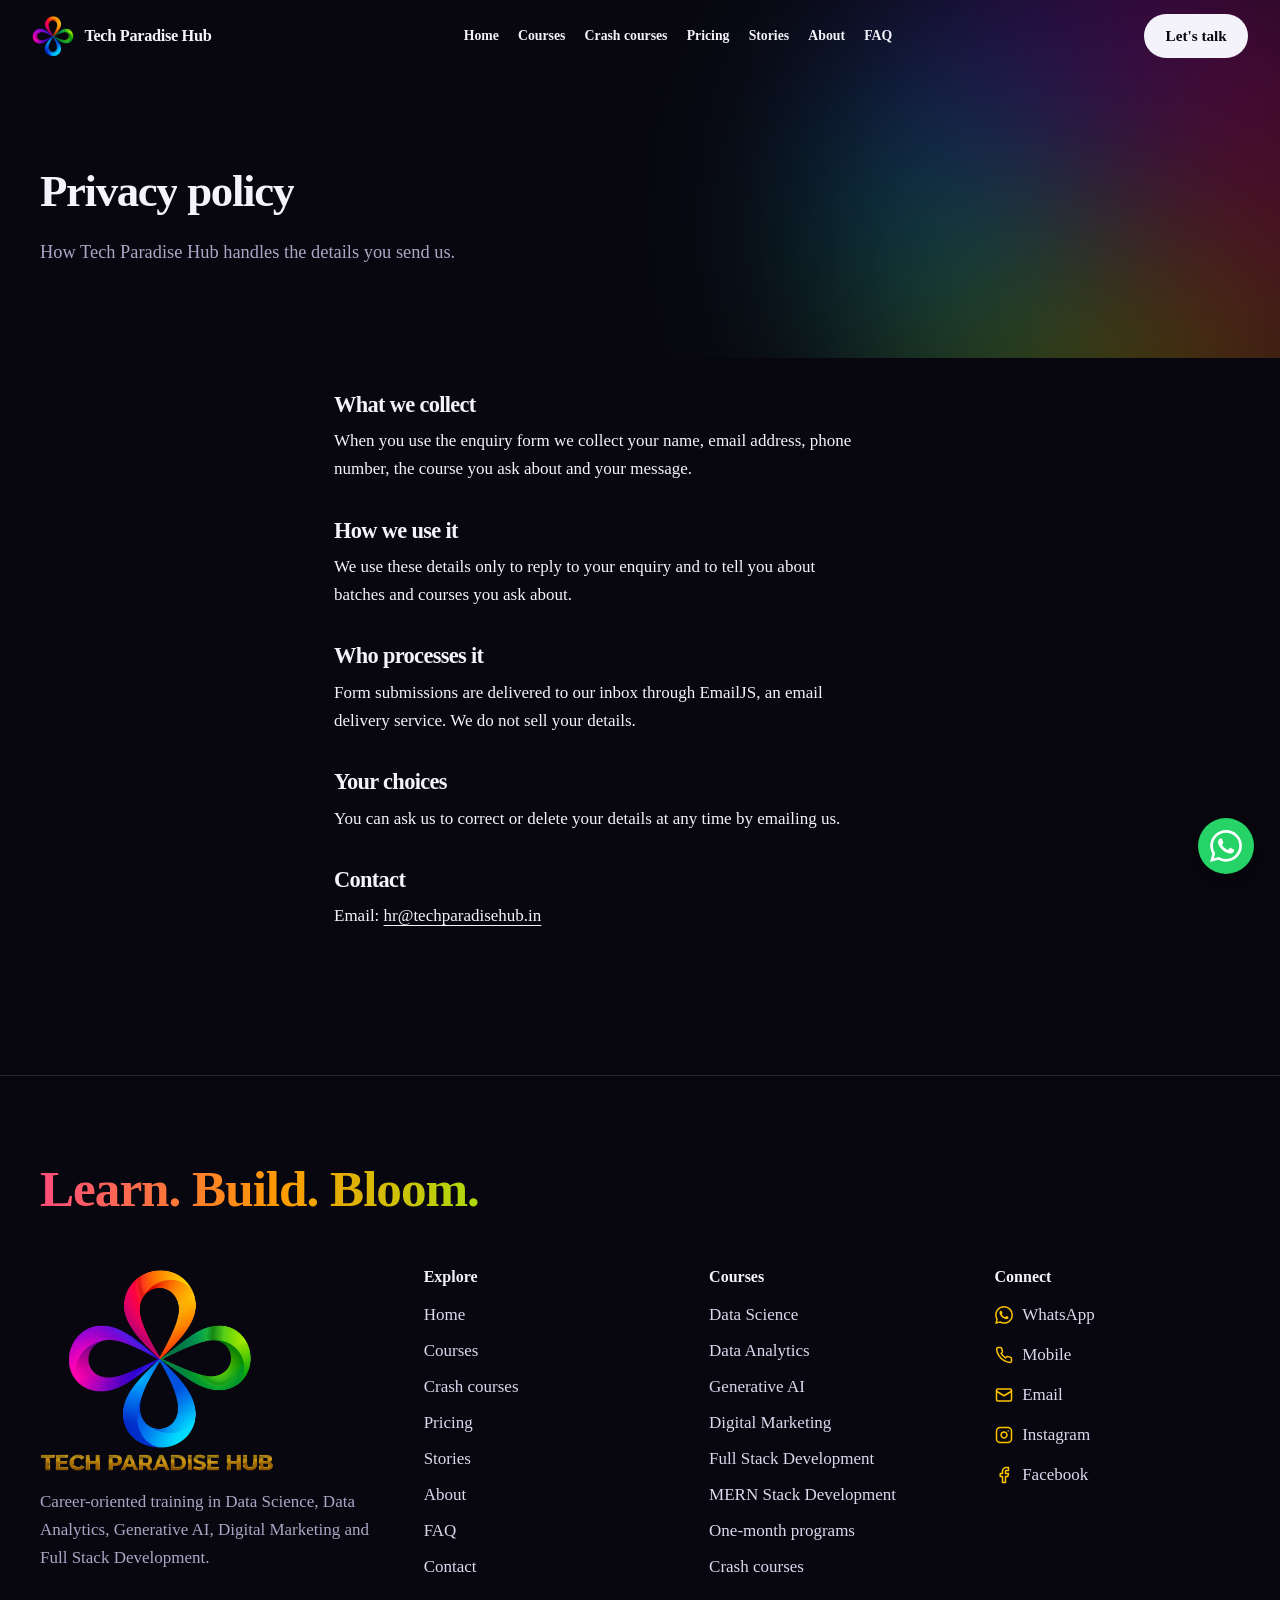
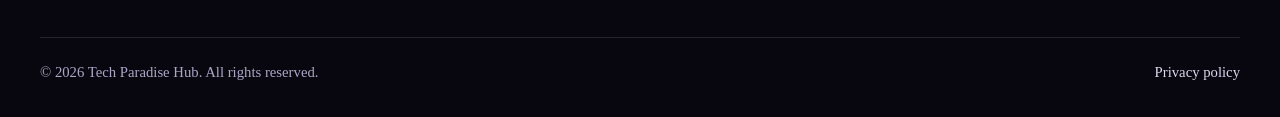
<file: privacy.html>
<!DOCTYPE html>
<html lang="en">
<head>
<meta charset="utf-8">
<meta http-equiv="Content-Security-Policy" content="default-src 'self'; script-src 'self' 'unsafe-inline'; style-src 'self' 'unsafe-inline' https://fonts.googleapis.com; font-src https://fonts.gstatic.com; img-src 'self' data:; connect-src 'self' https://api.emailjs.com; form-action 'self'; base-uri 'self'; object-src 'none'; frame-ancestors 'self'">
<meta name="referrer" content="strict-origin-when-cross-origin">
<meta name="viewport" content="width=device-width, initial-scale=1">
<title>Privacy Policy | Tech Paradise Hub</title>
<meta name="description" content="How Tech Paradise Hub handles enquiry details.">
<meta name="theme-color" content="#08070F">
<meta property="og:title" content="Privacy Policy | Tech Paradise Hub">
<meta property="og:description" content="How Tech Paradise Hub handles enquiry details.">
<meta property="og:type" content="website">
<meta property="og:image" content="https://www.techparadisehub.in/images/og-image.jpg">
<meta property="og:url" content="https://www.techparadisehub.in/privacy.html">
<link rel="canonical" href="https://www.techparadisehub.in/privacy.html">
<link rel="icon" type="image/png" sizes="96x96" href="images/favicon.png">
<link rel="apple-touch-icon" href="images/favicon.png">
<link rel="preconnect" href="https://fonts.googleapis.com">
<link rel="preconnect" href="https://fonts.gstatic.com" crossorigin>
<link href="https://fonts.googleapis.com/css2?family=Merriweather:wght@400;700;900&display=swap" rel="stylesheet">
<script>(function(d){d.classList.add("js");var n=false;try{n=sessionStorage.getItem("tph-nav")==="1";}catch(e){}if(!n)d.classList.add("no-curtain");d.style.setProperty("--spin-phase",-(Date.now()%1200)+"ms");})(document.documentElement);</script>
<link rel="stylesheet" href="css/style.css">
<script type="application/ld+json">{"@context":"https://schema.org","@type":"EducationalOrganization","name":"Tech Paradise Hub","url":"https://www.techparadisehub.in/","logo":"https://www.techparadisehub.in/images/logo-full.png","telephone":"+91-90478-56989","email":"hr@techparadisehub.in","sameAs":["https://instagram.com/techparadisehub","https://www.facebook.com/profile.php?id=61595498963212"]}</script>

</head>
<body>
<div class="curtain" aria-hidden="true"><img src="images/logo-mark.webp" width="190" height="181" alt=""></div>
<div class="cursor" aria-hidden="true"><div class="cursor-ring"><span></span></div></div>
<a class="skip-link" href="#main">Skip to content</a>
<header class="site-header">
<div class="wrap header-row">
<a class="brand" href="./" aria-label="Tech Paradise Hub, home"><img src="images/logo-mark.webp" width="42" height="40" alt=""><span>Tech Paradise Hub</span></a>
<nav class="nav" aria-label="Main"><a href="./">Home</a><a href="courses.html">Courses</a><a href="crash-courses.html">Crash courses</a><a href="pricing.html">Pricing</a><a href="stories.html">Stories</a><a href="about.html">About</a><a href="faq.html">FAQ</a></nav>
<div class="header-actions">
<a class="btn btn--fill btn-sm header-cta" href="contact.html" data-open-drawer data-cursor="Talk">Let's talk</a>
<button class="menu-btn" type="button" aria-expanded="false" aria-controls="overlay"><i></i>Menu</button>
</div>
</div>
</header>
<div class="overlay" id="overlay" role="dialog" aria-modal="true" aria-label="Menu">
<div class="overlay-top"><a class="brand" href="./"><img src="images/logo-mark.webp" width="42" height="40" alt=""><span>Tech Paradise Hub</span></a><button class="menu-btn" id="menu-close" type="button">Close</button></div>
<ul class="overlay-links">
<li><a href="./">Home</a></li><li><a href="courses.html">Courses</a></li><li><a href="crash-courses.html">Crash courses</a></li><li><a href="pricing.html">Pricing</a></li><li><a href="stories.html">Stories</a></li><li><a href="about.html">About</a></li><li><a href="faq.html">FAQ</a></li><li><a href="contact.html">Contact</a></li>
</ul>
<div class="overlay-foot"><a class="btn btn--grad" href="contact.html" data-open-drawer>Book a free demo</a><a class="btn btn--line" href="https://wa.me/919047856989" data-contact="whatsapp">WhatsApp us</a></div>
</div>
<main id="main">
<section class="page-hero"><div class="wrap"><h1 class="split">Privacy policy</h1><p class="reveal intro">How Tech Paradise Hub handles the details you send us.</p></div></section>
<section class="section" style="padding-top:0"><div class="wrap prose">
<!-- TODO: have this reviewed for your business before launch. -->
<h2>What we collect</h2>
<p>When you use the enquiry form we collect your name, email address, phone number, the course you ask about and your message.</p>
<h2>How we use it</h2>
<p>We use these details only to reply to your enquiry and to tell you about batches and courses you ask about.</p>
<h2>Who processes it</h2>
<p>Form submissions are delivered to our inbox through EmailJS, an email delivery service. We do not sell your details.</p>
<h2>Your choices</h2>
<p>You can ask us to correct or delete your details at any time by emailing us.</p>
<h2>Contact</h2>
<p>Email: <a href="mailto:hr@techparadisehub.in" data-contact="email" data-contact-text="email">hr@techparadisehub.in</a></p>
</div></section>

</main>
<footer class="site-footer">
<div class="wrap">
<p class="giant" aria-hidden="true">Learn. Build. Bloom.</p>
<div class="footer-top">
<div class="footer-brand"><img src="images/logo-full.webp" width="240" height="186" alt="Tech Paradise Hub" loading="lazy"><p>Career-oriented training in Data Science, Data Analytics, Generative AI, Digital Marketing and Full Stack Development.</p></div>
<div><h2>Explore</h2><ul><li><a href="./">Home</a></li><li><a href="courses.html">Courses</a></li><li><a href="crash-courses.html">Crash courses</a></li><li><a href="pricing.html">Pricing</a></li><li><a href="stories.html">Stories</a></li><li><a href="about.html">About</a></li><li><a href="faq.html">FAQ</a></li><li><a href="contact.html">Contact</a></li></ul></div>
<div><h2>Courses</h2><ul><li><a href="courses.html#data-science">Data Science</a></li><li><a href="courses.html#data-analytics">Data Analytics</a></li><li><a href="courses.html#generative-ai">Generative AI</a></li><li><a href="courses.html#digital-marketing">Digital Marketing</a></li><li><a href="courses.html#full-stack">Full Stack Development</a></li><li><a href="courses.html#mern-stack">MERN Stack Development</a></li><li><a href="courses.html#one-month">One-month programs</a></li><li><a href="crash-courses.html">Crash courses</a></li></ul></div>
<div><h2>Connect</h2><ul><li><a href="https://wa.me/919047856989" data-contact="whatsapp"><span class="ico"><svg viewBox="0 0 24 24" fill="currentColor" aria-hidden="true"><path d="M17.472 14.382c-.297-.149-1.758-.867-2.03-.967-.273-.099-.471-.148-.67.15-.197.297-.767.966-.94 1.164-.173.199-.347.223-.644.075-.297-.15-1.255-.463-2.39-1.475-.883-.788-1.48-1.761-1.653-2.059-.173-.297-.018-.458.13-.606.134-.133.298-.347.446-.52.149-.174.198-.298.298-.497.099-.198.05-.371-.025-.52-.075-.149-.669-1.612-.916-2.207-.242-.579-.487-.5-.669-.51-.173-.008-.371-.01-.57-.01-.198 0-.52.074-.792.372-.272.297-1.04 1.016-1.04 2.479 0 1.462 1.065 2.875 1.213 3.074.149.198 2.096 3.2 5.077 4.487.709.306 1.262.489 1.694.625.712.227 1.36.195 1.871.118.571-.085 1.758-.719 2.006-1.413.248-.694.248-1.289.173-1.413-.074-.124-.272-.198-.57-.347m-5.421 7.403h-.004a9.87 9.87 0 01-5.031-1.378l-.361-.214-3.741.982.998-3.648-.235-.374a9.86 9.86 0 01-1.51-5.26c.001-5.45 4.436-9.884 9.888-9.884 2.64 0 5.122 1.03 6.988 2.898a9.825 9.825 0 012.893 6.994c-.003 5.45-4.437 9.884-9.885 9.884m8.413-18.297A11.815 11.815 0 0012.05 0C5.495 0 .16 5.335.157 11.892c0 2.096.547 4.142 1.588 5.945L.057 24l6.305-1.654a11.882 11.882 0 005.683 1.448h.005c6.554 0 11.89-5.335 11.893-11.893a11.821 11.821 0 00-3.48-8.413z"/></svg></span>WhatsApp</a></li><li><a href="tel:+919047856989" data-contact="phone"><span class="ico"><svg viewBox="0 0 24 24" fill="none" stroke="currentColor" stroke-width="2" stroke-linecap="round" stroke-linejoin="round" aria-hidden="true"><path d="M22 16.92v3a2 2 0 0 1-2.18 2 19.79 19.79 0 0 1-8.63-3.07 19.5 19.5 0 0 1-6-6 19.79 19.79 0 0 1-3.07-8.67A2 2 0 0 1 4.11 2h3a2 2 0 0 1 2 1.72 12.84 12.84 0 0 0 .7 2.81 2 2 0 0 1-.45 2.11L8.09 9.91a16 16 0 0 0 6 6l1.27-1.27a2 2 0 0 1 2.11-.45 12.84 12.84 0 0 0 2.81.7A2 2 0 0 1 22 16.92z"/></svg></span>Mobile</a></li><li><a href="mailto:hr@techparadisehub.in" data-contact="email"><span class="ico"><svg viewBox="0 0 24 24" fill="none" stroke="currentColor" stroke-width="2" stroke-linecap="round" stroke-linejoin="round" aria-hidden="true"><rect x="2" y="4" width="20" height="16" rx="2"/><path d="m22 7-10 6L2 7"/></svg></span>Email</a></li><li><a href="https://instagram.com/techparadisehub" data-contact="instagram"><span class="ico"><svg viewBox="0 0 24 24" fill="none" stroke="currentColor" stroke-width="2" stroke-linecap="round" stroke-linejoin="round" aria-hidden="true"><rect x="2" y="2" width="20" height="20" rx="5"/><path d="M16 11.37A4 4 0 1 1 12.63 8 4 4 0 0 1 16 11.37z"/><path d="M17.5 6.5h.01"/></svg></span>Instagram</a></li><li><a href="https://www.facebook.com/profile.php?id=61595498963212" data-contact="facebook"><span class="ico"><svg viewBox="0 0 24 24" fill="none" stroke="currentColor" stroke-width="2" stroke-linecap="round" stroke-linejoin="round" aria-hidden="true"><path d="M18 2h-3a5 5 0 0 0-5 5v3H7v4h3v8h4v-8h3l1-4h-4V7a1 1 0 0 1 1-1h3z"/></svg></span>Facebook</a></li></ul></div>
</div>
<div class="footer-bottom"><span>&copy; <span id="year">2026</span> Tech Paradise Hub. All rights reserved.</span><a href="privacy.html">Privacy policy</a></div>
</div>
</footer>
<div class="scrim" id="scrim"></div>
<aside class="drawer" id="drawer" role="dialog" aria-modal="true" aria-labelledby="drawer-title">
<div class="drawer-head"><h2 id="drawer-title">Let's talk</h2><button class="icon-btn" type="button" data-close-drawer aria-label="Close">&times;</button></div>
<p class="dim">Tell us what you want to learn. We reply by email within one working day.</p>
<form data-form method="post" novalidate>
<div class="hp" aria-hidden="true"><label>Leave this empty <input type="text" name="_honey" tabindex="-1" autocomplete="off"></label></div>
<div class="form-row">
<div class="field"><label for="d-name">Full name</label><input type="text" id="d-name" name="name" maxlength="80" autocomplete="name" required><div class="error-msg" role="alert"></div></div>
<div class="field"><label for="d-email">Email</label><input type="email" id="d-email" name="email" maxlength="120" autocomplete="email" required><div class="error-msg" role="alert"></div></div>
</div>
<div class="form-row">
<div class="field"><label for="d-phone">Phone</label><input type="tel" id="d-phone" name="phone" maxlength="20" inputmode="tel" autocomplete="tel" required><div class="error-msg" role="alert"></div></div>
<div class="field"><label for="d-course">Course</label><select id="d-course" name="course" required><option value="">Choose a course</option><optgroup label="Career courses"><option value="data-science">Data Science</option><option value="data-analytics">Data Analytics</option><option value="generative-ai">Generative AI</option><option value="digital-marketing">Digital Marketing</option><option value="full-stack">Full Stack Development (Python or Java)</option><option value="mern-stack">MERN Stack Development</option></optgroup><optgroup label="One-month core programs"><option value="ai-data-analytics">AI-Driven Data Analytics (1 month)</option><option value="power-bi-dashboard-studio">Power BI Dashboard Studio (1 month)</option><option value="tableau-visual-intelligence">Tableau Visual Intelligence (1 month)</option><option value="sql-data-explorer">SQL Data Explorer (1 month)</option><option value="excel-mastery-lab">Excel Mastery Lab: Basic to Advanced (1 month)</option><option value="python-coding-foundations">Python Coding Foundations (1 month)</option><option value="data-science-explorer">Data Science Explorer (1 month)</option><option value="data-analytics-starter">Data Analytics Starter Program (1 month)</option></optgroup><optgroup label="5-day crash courses"><option value="crash-data-science">Data Science Launchpad (5-day crash course)</option><option value="crash-ai-data-analytics">AI-Powered Data Analytics (5-day crash course)</option><option value="crash-power-bi">Power BI Dashboard Starter (5-day crash course)</option><option value="crash-tableau">Tableau Visualization Express (5-day crash course)</option><option value="crash-mysql">MySQL Query Mastery (5-day crash course)</option><option value="crash-python">Python Code Starter (5-day crash course)</option></optgroup><option value="placement">Placement assistance</option><option value="internship">Internship</option><option value="not-sure">Not sure yet</option></select><div class="error-msg" role="alert"></div></div>
</div>
<div class="field"><label for="d-message">Your message</label><textarea id="d-message" name="message" maxlength="1000" rows="4" required></textarea><div class="error-msg" role="alert"></div></div>
<div class="field"><label class="check"><input type="checkbox" name="consent" value="yes"> <span>I agree that Tech Paradise Hub may contact me about this enquiry. <a href="privacy.html">Privacy policy</a></span></label><div class="error-msg" role="alert"></div></div>
<button class="btn btn--grad" type="submit">Send message</button>
<div class="form-status" role="status" aria-live="polite"></div>
</form>
</aside>
<a class="fab" href="https://wa.me/919047856989" data-contact="whatsapp" aria-label="Chat on WhatsApp"><svg viewBox="0 0 24 24" fill="currentColor" aria-hidden="true"><path d="M17.472 14.382c-.297-.149-1.758-.867-2.03-.967-.273-.099-.471-.148-.67.15-.197.297-.767.966-.94 1.164-.173.199-.347.223-.644.075-.297-.15-1.255-.463-2.39-1.475-.883-.788-1.48-1.761-1.653-2.059-.173-.297-.018-.458.13-.606.134-.133.298-.347.446-.52.149-.174.198-.298.298-.497.099-.198.05-.371-.025-.52-.075-.149-.669-1.612-.916-2.207-.242-.579-.487-.5-.669-.51-.173-.008-.371-.01-.57-.01-.198 0-.52.074-.792.372-.272.297-1.04 1.016-1.04 2.479 0 1.462 1.065 2.875 1.213 3.074.149.198 2.096 3.2 5.077 4.487.709.306 1.262.489 1.694.625.712.227 1.36.195 1.871.118.571-.085 1.758-.719 2.006-1.413.248-.694.248-1.289.173-1.413-.074-.124-.272-.198-.57-.347m-5.421 7.403h-.004a9.87 9.87 0 01-5.031-1.378l-.361-.214-3.741.982.998-3.648-.235-.374a9.86 9.86 0 01-1.51-5.26c.001-5.45 4.436-9.884 9.888-9.884 2.64 0 5.122 1.03 6.988 2.898a9.825 9.825 0 012.893 6.994c-.003 5.45-4.437 9.884-9.885 9.884m8.413-18.297A11.815 11.815 0 0012.05 0C5.495 0 .16 5.335.157 11.892c0 2.096.547 4.142 1.588 5.945L.057 24l6.305-1.654a11.882 11.882 0 005.683 1.448h.005c6.554 0 11.89-5.335 11.893-11.893a11.821 11.821 0 00-3.48-8.413z"/></svg></a>
<script src="js/site-data.js"></script>
<script src="js/main.js" defer></script>
</body>
</html>
</file>
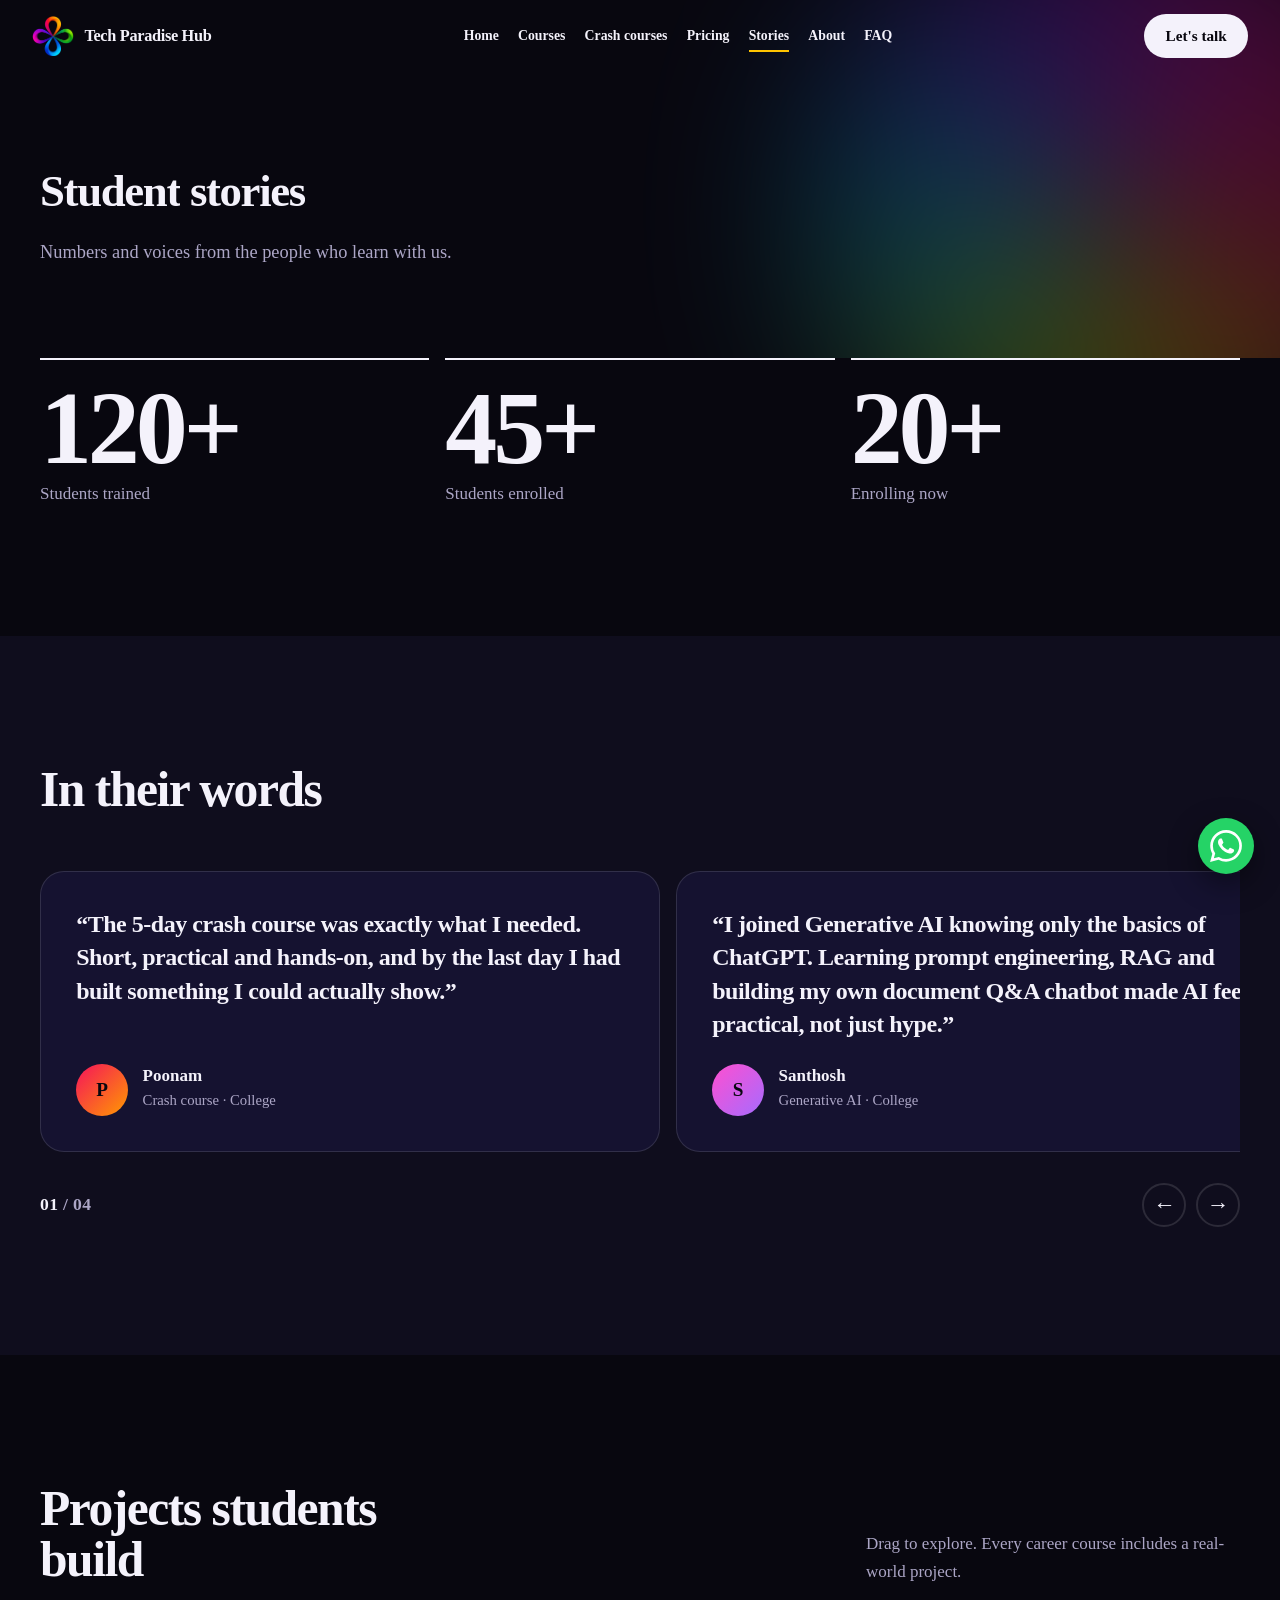
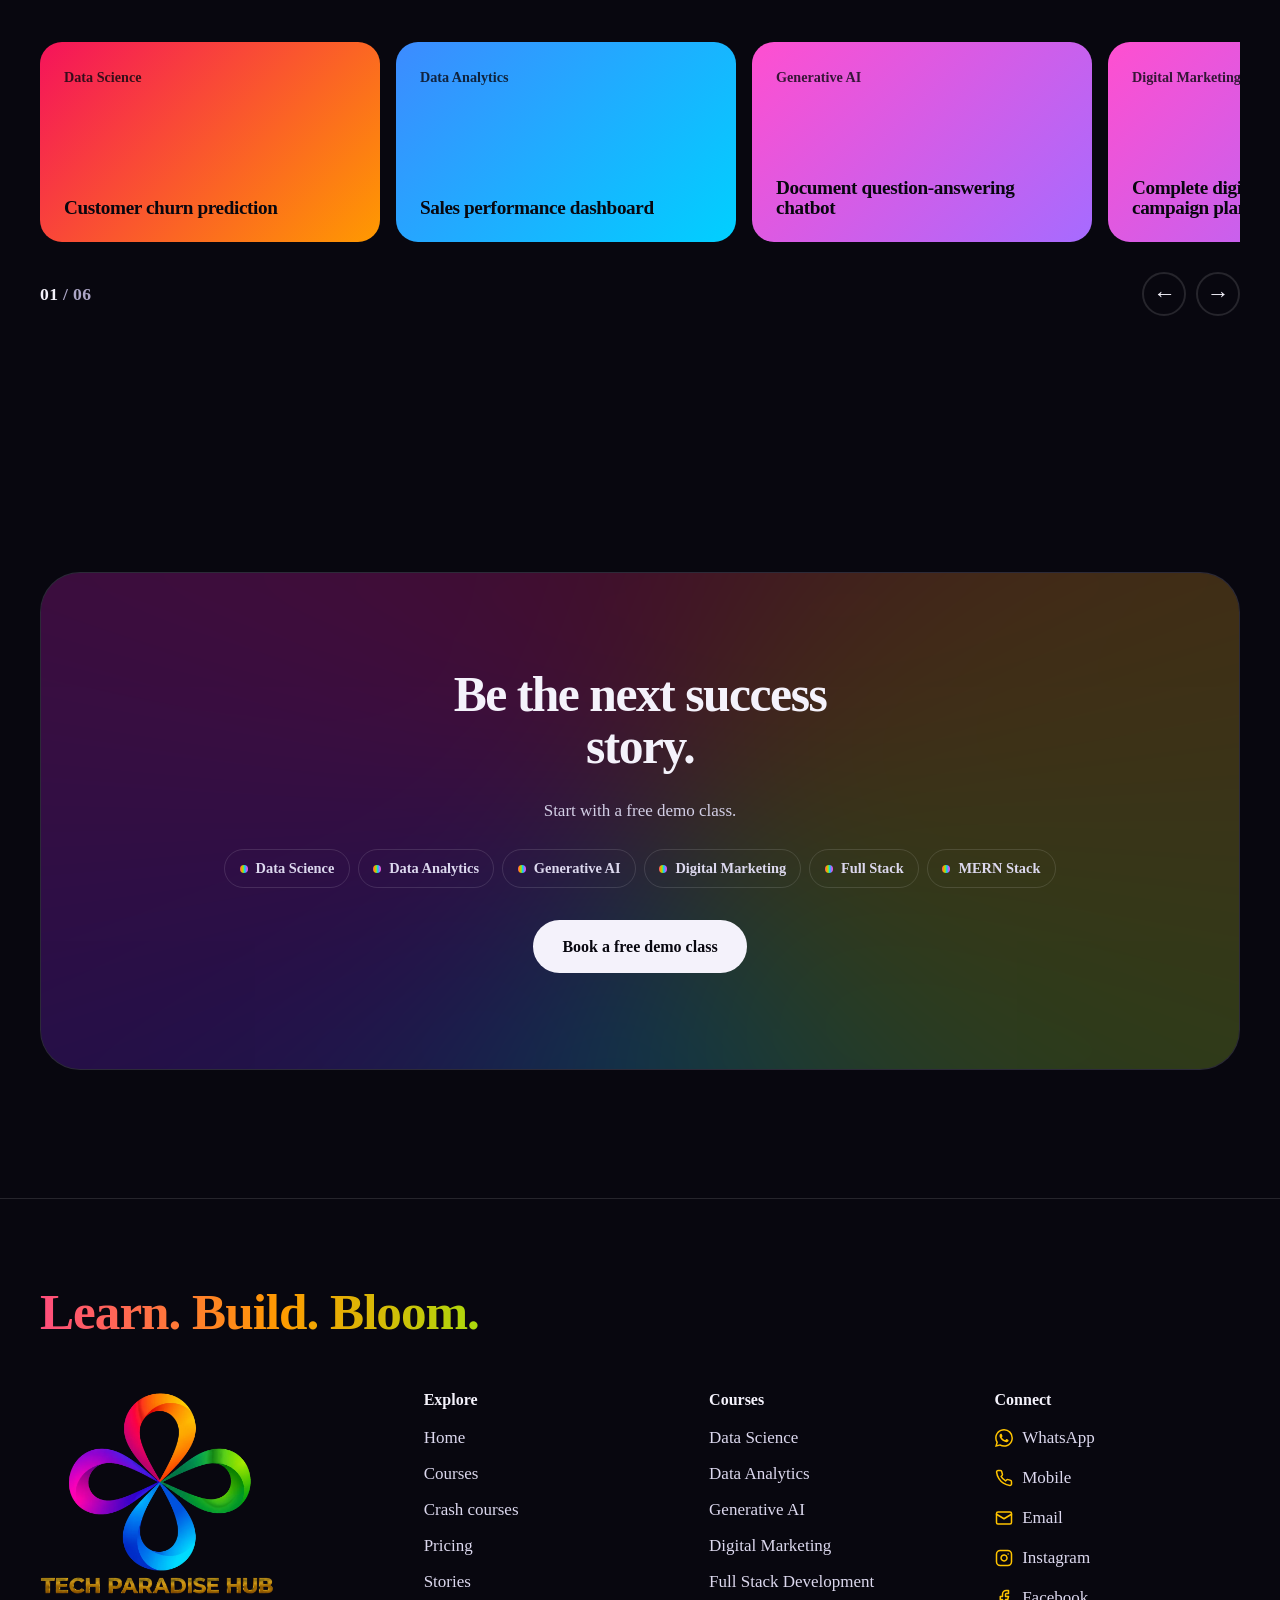
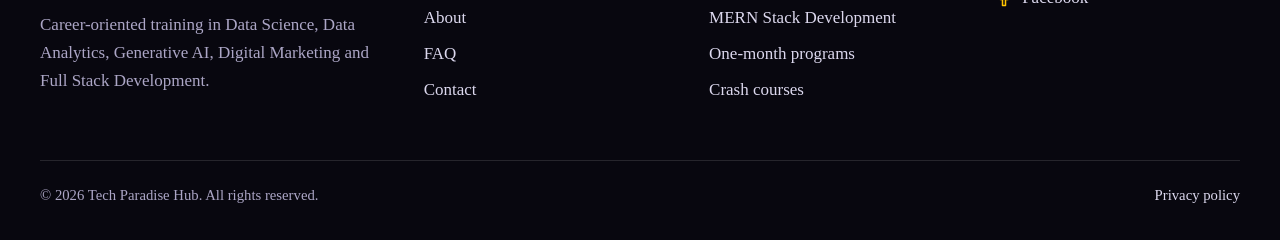
<file: stories.html>
<!DOCTYPE html>
<html lang="en">
<head>
<meta charset="utf-8">
<meta http-equiv="Content-Security-Policy" content="default-src 'self'; script-src 'self' 'unsafe-inline'; style-src 'self' 'unsafe-inline' https://fonts.googleapis.com; font-src https://fonts.gstatic.com; img-src 'self' data:; connect-src 'self' https://api.emailjs.com; form-action 'self'; base-uri 'self'; object-src 'none'; frame-ancestors 'self'">
<meta name="referrer" content="strict-origin-when-cross-origin">
<meta name="viewport" content="width=device-width, initial-scale=1">
<title>Student Stories | Tech Paradise Hub</title>
<meta name="description" content="Student numbers, testimonials and real-world projects from Tech Paradise Hub learners.">
<meta name="theme-color" content="#08070F">
<meta property="og:title" content="Student Stories | Tech Paradise Hub">
<meta property="og:description" content="Student numbers, testimonials and real-world projects from Tech Paradise Hub learners.">
<meta property="og:type" content="website">
<meta property="og:image" content="https://www.techparadisehub.in/images/og-image.jpg">
<meta property="og:url" content="https://www.techparadisehub.in/stories.html">
<link rel="canonical" href="https://www.techparadisehub.in/stories.html">
<link rel="icon" type="image/png" sizes="96x96" href="images/favicon.png">
<link rel="apple-touch-icon" href="images/favicon.png">
<link rel="preconnect" href="https://fonts.googleapis.com">
<link rel="preconnect" href="https://fonts.gstatic.com" crossorigin>
<link href="https://fonts.googleapis.com/css2?family=Merriweather:wght@400;700;900&display=swap" rel="stylesheet">
<script>(function(d){d.classList.add("js");var n=false;try{n=sessionStorage.getItem("tph-nav")==="1";}catch(e){}if(!n)d.classList.add("no-curtain");d.style.setProperty("--spin-phase",-(Date.now()%1200)+"ms");})(document.documentElement);</script>
<link rel="stylesheet" href="css/style.css">
<script type="application/ld+json">{"@context":"https://schema.org","@type":"EducationalOrganization","name":"Tech Paradise Hub","url":"https://www.techparadisehub.in/","logo":"https://www.techparadisehub.in/images/logo-full.png","telephone":"+91-90478-56989","email":"hr@techparadisehub.in","sameAs":["https://instagram.com/techparadisehub","https://www.facebook.com/profile.php?id=61595498963212"]}</script>

</head>
<body>
<div class="curtain" aria-hidden="true"><img src="images/logo-mark.webp" width="190" height="181" alt=""></div>
<div class="cursor" aria-hidden="true"><div class="cursor-ring"><span></span></div></div>
<a class="skip-link" href="#main">Skip to content</a>
<header class="site-header">
<div class="wrap header-row">
<a class="brand" href="./" aria-label="Tech Paradise Hub, home"><img src="images/logo-mark.webp" width="42" height="40" alt=""><span>Tech Paradise Hub</span></a>
<nav class="nav" aria-label="Main"><a href="./">Home</a><a href="courses.html">Courses</a><a href="crash-courses.html">Crash courses</a><a href="pricing.html">Pricing</a><a href="stories.html" aria-current="page">Stories</a><a href="about.html">About</a><a href="faq.html">FAQ</a></nav>
<div class="header-actions">
<a class="btn btn--fill btn-sm header-cta" href="contact.html" data-open-drawer data-cursor="Talk">Let's talk</a>
<button class="menu-btn" type="button" aria-expanded="false" aria-controls="overlay"><i></i>Menu</button>
</div>
</div>
</header>
<div class="overlay" id="overlay" role="dialog" aria-modal="true" aria-label="Menu">
<div class="overlay-top"><a class="brand" href="./"><img src="images/logo-mark.webp" width="42" height="40" alt=""><span>Tech Paradise Hub</span></a><button class="menu-btn" id="menu-close" type="button">Close</button></div>
<ul class="overlay-links">
<li><a href="./">Home</a></li><li><a href="courses.html">Courses</a></li><li><a href="crash-courses.html">Crash courses</a></li><li><a href="pricing.html">Pricing</a></li><li><a href="stories.html">Stories</a></li><li><a href="about.html">About</a></li><li><a href="faq.html">FAQ</a></li><li><a href="contact.html">Contact</a></li>
</ul>
<div class="overlay-foot"><a class="btn btn--grad" href="contact.html" data-open-drawer>Book a free demo</a><a class="btn btn--line" href="https://wa.me/919047856989" data-contact="whatsapp">WhatsApp us</a></div>
</div>
<main id="main">
<section class="page-hero"><div class="wrap"><h1 class="split">Student stories</h1><p class="reveal intro">Numbers and voices from the people who learn with us.</p></div></section>
<section class="section" style="padding-top:0"><div class="wrap"><div class="big-stats"><div class="big-stat reveal"><b data-stat="trained" data-count="120" data-suffix="+">120+</b><span>Students trained</span></div><div class="big-stat reveal"><b data-stat="enrolled" data-count="45" data-suffix="+">45+</b><span>Students enrolled</span></div><div class="big-stat reveal"><b data-stat="enrolling" data-count="20" data-suffix="+">20+</b><span>Enrolling now</span></div></div></div></section>
<section class="section section--alt"><div class="wrap">
<div class="section-head"><h2 class="reveal">In their words</h2></div>
<div class="slider" data-cursor-zone>
<div class="s-track" data-render="quotes" aria-label="Student stories"></div>
<div class="s-controls"><div class="s-count" aria-live="polite">01<span> / 04</span></div>
<div class="s-btns"><button class="icon-btn" type="button" data-prev aria-label="Previous">&larr;</button><button class="icon-btn" type="button" data-next aria-label="Next">&rarr;</button></div></div>
</div>
</div></section>
<section class="section"><div class="wrap">
<div class="section-head"><h2 class="reveal">Projects students build</h2><p>Drag to explore. Every career course includes a real-world project.</p></div>
<div class="slider" data-cursor-zone>
<div class="s-track"  aria-label="Example projects"><article class="slide project hue-red" data-cursor="Drag"><small>Data Science</small><h3>Customer churn prediction</h3></article><article class="slide project hue-blue" data-cursor="Drag"><small>Data Analytics</small><h3>Sales performance dashboard</h3></article><article class="slide project hue-purple" data-cursor="Drag"><small>Generative AI</small><h3>Document question-answering chatbot</h3></article><article class="slide project hue-purple" data-cursor="Drag"><small>Digital Marketing</small><h3>Complete digital marketing campaign plan</h3></article><article class="slide project hue-green" data-cursor="Drag"><small>Full Stack Development</small><h3>E-commerce or student management website</h3></article><article class="slide project hue-blue" data-cursor="Drag"><small>MERN Stack Development</small><h3>Job portal with user authentication</h3></article></div>
<div class="s-controls"><div class="s-count" aria-live="polite">01<span> / 04</span></div>
<div class="s-btns"><button class="icon-btn" type="button" data-prev aria-label="Previous">&larr;</button><button class="icon-btn" type="button" data-next aria-label="Next">&rarr;</button></div></div>
</div>
</div></section>
<section class="section"><div class="wrap"><div class="cta reveal">
<h2>Be the next success story.</h2><p>Start with a free demo class.</p>
<div class="tags"><span class="tag"><i></i>Data Science</span><span class="tag"><i></i>Data Analytics</span><span class="tag"><i></i>Generative AI</span><span class="tag"><i></i>Digital Marketing</span><span class="tag"><i></i>Full Stack</span><span class="tag"><i></i>MERN Stack</span></div>
<a class="btn btn--fill" href="contact.html" data-open-drawer data-cursor="Talk">Book a free demo class</a>
</div></div></section>
</main>
<footer class="site-footer">
<div class="wrap">
<p class="giant" aria-hidden="true">Learn. Build. Bloom.</p>
<div class="footer-top">
<div class="footer-brand"><img src="images/logo-full.webp" width="240" height="186" alt="Tech Paradise Hub" loading="lazy"><p>Career-oriented training in Data Science, Data Analytics, Generative AI, Digital Marketing and Full Stack Development.</p></div>
<div><h2>Explore</h2><ul><li><a href="./">Home</a></li><li><a href="courses.html">Courses</a></li><li><a href="crash-courses.html">Crash courses</a></li><li><a href="pricing.html">Pricing</a></li><li><a href="stories.html">Stories</a></li><li><a href="about.html">About</a></li><li><a href="faq.html">FAQ</a></li><li><a href="contact.html">Contact</a></li></ul></div>
<div><h2>Courses</h2><ul><li><a href="courses.html#data-science">Data Science</a></li><li><a href="courses.html#data-analytics">Data Analytics</a></li><li><a href="courses.html#generative-ai">Generative AI</a></li><li><a href="courses.html#digital-marketing">Digital Marketing</a></li><li><a href="courses.html#full-stack">Full Stack Development</a></li><li><a href="courses.html#mern-stack">MERN Stack Development</a></li><li><a href="courses.html#one-month">One-month programs</a></li><li><a href="crash-courses.html">Crash courses</a></li></ul></div>
<div><h2>Connect</h2><ul><li><a href="https://wa.me/919047856989" data-contact="whatsapp"><span class="ico"><svg viewBox="0 0 24 24" fill="currentColor" aria-hidden="true"><path d="M17.472 14.382c-.297-.149-1.758-.867-2.03-.967-.273-.099-.471-.148-.67.15-.197.297-.767.966-.94 1.164-.173.199-.347.223-.644.075-.297-.15-1.255-.463-2.39-1.475-.883-.788-1.48-1.761-1.653-2.059-.173-.297-.018-.458.13-.606.134-.133.298-.347.446-.52.149-.174.198-.298.298-.497.099-.198.05-.371-.025-.52-.075-.149-.669-1.612-.916-2.207-.242-.579-.487-.5-.669-.51-.173-.008-.371-.01-.57-.01-.198 0-.52.074-.792.372-.272.297-1.04 1.016-1.04 2.479 0 1.462 1.065 2.875 1.213 3.074.149.198 2.096 3.2 5.077 4.487.709.306 1.262.489 1.694.625.712.227 1.36.195 1.871.118.571-.085 1.758-.719 2.006-1.413.248-.694.248-1.289.173-1.413-.074-.124-.272-.198-.57-.347m-5.421 7.403h-.004a9.87 9.87 0 01-5.031-1.378l-.361-.214-3.741.982.998-3.648-.235-.374a9.86 9.86 0 01-1.51-5.26c.001-5.45 4.436-9.884 9.888-9.884 2.64 0 5.122 1.03 6.988 2.898a9.825 9.825 0 012.893 6.994c-.003 5.45-4.437 9.884-9.885 9.884m8.413-18.297A11.815 11.815 0 0012.05 0C5.495 0 .16 5.335.157 11.892c0 2.096.547 4.142 1.588 5.945L.057 24l6.305-1.654a11.882 11.882 0 005.683 1.448h.005c6.554 0 11.89-5.335 11.893-11.893a11.821 11.821 0 00-3.48-8.413z"/></svg></span>WhatsApp</a></li><li><a href="tel:+919047856989" data-contact="phone"><span class="ico"><svg viewBox="0 0 24 24" fill="none" stroke="currentColor" stroke-width="2" stroke-linecap="round" stroke-linejoin="round" aria-hidden="true"><path d="M22 16.92v3a2 2 0 0 1-2.18 2 19.79 19.79 0 0 1-8.63-3.07 19.5 19.5 0 0 1-6-6 19.79 19.79 0 0 1-3.07-8.67A2 2 0 0 1 4.11 2h3a2 2 0 0 1 2 1.72 12.84 12.84 0 0 0 .7 2.81 2 2 0 0 1-.45 2.11L8.09 9.91a16 16 0 0 0 6 6l1.27-1.27a2 2 0 0 1 2.11-.45 12.84 12.84 0 0 0 2.81.7A2 2 0 0 1 22 16.92z"/></svg></span>Mobile</a></li><li><a href="mailto:hr@techparadisehub.in" data-contact="email"><span class="ico"><svg viewBox="0 0 24 24" fill="none" stroke="currentColor" stroke-width="2" stroke-linecap="round" stroke-linejoin="round" aria-hidden="true"><rect x="2" y="4" width="20" height="16" rx="2"/><path d="m22 7-10 6L2 7"/></svg></span>Email</a></li><li><a href="https://instagram.com/techparadisehub" data-contact="instagram"><span class="ico"><svg viewBox="0 0 24 24" fill="none" stroke="currentColor" stroke-width="2" stroke-linecap="round" stroke-linejoin="round" aria-hidden="true"><rect x="2" y="2" width="20" height="20" rx="5"/><path d="M16 11.37A4 4 0 1 1 12.63 8 4 4 0 0 1 16 11.37z"/><path d="M17.5 6.5h.01"/></svg></span>Instagram</a></li><li><a href="https://www.facebook.com/profile.php?id=61595498963212" data-contact="facebook"><span class="ico"><svg viewBox="0 0 24 24" fill="none" stroke="currentColor" stroke-width="2" stroke-linecap="round" stroke-linejoin="round" aria-hidden="true"><path d="M18 2h-3a5 5 0 0 0-5 5v3H7v4h3v8h4v-8h3l1-4h-4V7a1 1 0 0 1 1-1h3z"/></svg></span>Facebook</a></li></ul></div>
</div>
<div class="footer-bottom"><span>&copy; <span id="year">2026</span> Tech Paradise Hub. All rights reserved.</span><a href="privacy.html">Privacy policy</a></div>
</div>
</footer>
<div class="scrim" id="scrim"></div>
<aside class="drawer" id="drawer" role="dialog" aria-modal="true" aria-labelledby="drawer-title">
<div class="drawer-head"><h2 id="drawer-title">Let's talk</h2><button class="icon-btn" type="button" data-close-drawer aria-label="Close">&times;</button></div>
<p class="dim">Tell us what you want to learn. We reply by email within one working day.</p>
<form data-form method="post" novalidate>
<div class="hp" aria-hidden="true"><label>Leave this empty <input type="text" name="_honey" tabindex="-1" autocomplete="off"></label></div>
<div class="form-row">
<div class="field"><label for="d-name">Full name</label><input type="text" id="d-name" name="name" maxlength="80" autocomplete="name" required><div class="error-msg" role="alert"></div></div>
<div class="field"><label for="d-email">Email</label><input type="email" id="d-email" name="email" maxlength="120" autocomplete="email" required><div class="error-msg" role="alert"></div></div>
</div>
<div class="form-row">
<div class="field"><label for="d-phone">Phone</label><input type="tel" id="d-phone" name="phone" maxlength="20" inputmode="tel" autocomplete="tel" required><div class="error-msg" role="alert"></div></div>
<div class="field"><label for="d-course">Course</label><select id="d-course" name="course" required><option value="">Choose a course</option><optgroup label="Career courses"><option value="data-science">Data Science</option><option value="data-analytics">Data Analytics</option><option value="generative-ai">Generative AI</option><option value="digital-marketing">Digital Marketing</option><option value="full-stack">Full Stack Development (Python or Java)</option><option value="mern-stack">MERN Stack Development</option></optgroup><optgroup label="One-month core programs"><option value="ai-data-analytics">AI-Driven Data Analytics (1 month)</option><option value="power-bi-dashboard-studio">Power BI Dashboard Studio (1 month)</option><option value="tableau-visual-intelligence">Tableau Visual Intelligence (1 month)</option><option value="sql-data-explorer">SQL Data Explorer (1 month)</option><option value="excel-mastery-lab">Excel Mastery Lab: Basic to Advanced (1 month)</option><option value="python-coding-foundations">Python Coding Foundations (1 month)</option><option value="data-science-explorer">Data Science Explorer (1 month)</option><option value="data-analytics-starter">Data Analytics Starter Program (1 month)</option></optgroup><optgroup label="5-day crash courses"><option value="crash-data-science">Data Science Launchpad (5-day crash course)</option><option value="crash-ai-data-analytics">AI-Powered Data Analytics (5-day crash course)</option><option value="crash-power-bi">Power BI Dashboard Starter (5-day crash course)</option><option value="crash-tableau">Tableau Visualization Express (5-day crash course)</option><option value="crash-mysql">MySQL Query Mastery (5-day crash course)</option><option value="crash-python">Python Code Starter (5-day crash course)</option></optgroup><option value="placement">Placement assistance</option><option value="internship">Internship</option><option value="not-sure">Not sure yet</option></select><div class="error-msg" role="alert"></div></div>
</div>
<div class="field"><label for="d-message">Your message</label><textarea id="d-message" name="message" maxlength="1000" rows="4" required></textarea><div class="error-msg" role="alert"></div></div>
<div class="field"><label class="check"><input type="checkbox" name="consent" value="yes"> <span>I agree that Tech Paradise Hub may contact me about this enquiry. <a href="privacy.html">Privacy policy</a></span></label><div class="error-msg" role="alert"></div></div>
<button class="btn btn--grad" type="submit">Send message</button>
<div class="form-status" role="status" aria-live="polite"></div>
</form>
</aside>
<a class="fab" href="https://wa.me/919047856989" data-contact="whatsapp" aria-label="Chat on WhatsApp"><svg viewBox="0 0 24 24" fill="currentColor" aria-hidden="true"><path d="M17.472 14.382c-.297-.149-1.758-.867-2.03-.967-.273-.099-.471-.148-.67.15-.197.297-.767.966-.94 1.164-.173.199-.347.223-.644.075-.297-.15-1.255-.463-2.39-1.475-.883-.788-1.48-1.761-1.653-2.059-.173-.297-.018-.458.13-.606.134-.133.298-.347.446-.52.149-.174.198-.298.298-.497.099-.198.05-.371-.025-.52-.075-.149-.669-1.612-.916-2.207-.242-.579-.487-.5-.669-.51-.173-.008-.371-.01-.57-.01-.198 0-.52.074-.792.372-.272.297-1.04 1.016-1.04 2.479 0 1.462 1.065 2.875 1.213 3.074.149.198 2.096 3.2 5.077 4.487.709.306 1.262.489 1.694.625.712.227 1.36.195 1.871.118.571-.085 1.758-.719 2.006-1.413.248-.694.248-1.289.173-1.413-.074-.124-.272-.198-.57-.347m-5.421 7.403h-.004a9.87 9.87 0 01-5.031-1.378l-.361-.214-3.741.982.998-3.648-.235-.374a9.86 9.86 0 01-1.51-5.26c.001-5.45 4.436-9.884 9.888-9.884 2.64 0 5.122 1.03 6.988 2.898a9.825 9.825 0 012.893 6.994c-.003 5.45-4.437 9.884-9.885 9.884m8.413-18.297A11.815 11.815 0 0012.05 0C5.495 0 .16 5.335.157 11.892c0 2.096.547 4.142 1.588 5.945L.057 24l6.305-1.654a11.882 11.882 0 005.683 1.448h.005c6.554 0 11.89-5.335 11.893-11.893a11.821 11.821 0 00-3.48-8.413z"/></svg></a>
<script src="js/site-data.js"></script>
<script src="js/main.js" defer></script>
</body>
</html>
</file>
<file: css/style.css>
/* Tech Paradise Hub — agency-style variant, colours taken from the brand logo */
:root {
  --bg: #08070F;
  --bg-2: #0F0D1D;
  --panel: #151230;
  --line: rgba(255, 255, 255, .12);
  --text: #F4F2FB;
  --dim: #ACA6C6;
  --red: #FF2D6B;
  --orange: #FF9500;
  --yellow: #FFC400;
  --purple: #8F2BFF;
  --magenta: #F00FAF;
  --green: #22C55E;
  --lime: #9BE70F;
  --blue: #1B6BFF;
  --cyan: #00CFFF;
  --gold: #E5B73B;
  --g-red: linear-gradient(135deg, #F5135B, #FF9A00);
  --g-purple: linear-gradient(135deg, #FF4FD0, #A66BFF);
  --g-green: linear-gradient(135deg, #0E9F3E, #9BE70F);
  --g-blue: linear-gradient(135deg, #3D8BFF, #00D0FF);
  --g-all: linear-gradient(90deg, #FF4D7D, #FF9A00, #9BE70F, #00D0FF, #A66BFF, #FF4FD0);
  --g-btn: linear-gradient(90deg, #FF9A00, #FFC400, #9BE70F, #00D0FF);
  --font-display: "Merriweather", Georgia, "Times New Roman", serif;
  --font-body: "Merriweather", Georgia, "Times New Roman", serif;
  --maxw: 1280px;
  --gutter: clamp(1.1rem, 4vw, 2.5rem);
  --header-h: 72px;
}

*, *::before, *::after { box-sizing: border-box; }
html { scroll-behavior: smooth; -webkit-text-size-adjust: 100%; scroll-padding-top: 90px; }
body { margin: 0; background: var(--bg); color: var(--text); font: 400 clamp(1rem, .96rem + .2vw, 1.0625rem)/1.65 var(--font-body); overflow-x: hidden; }
body.no-scroll { overflow: hidden; }
img, svg, canvas { display: block; max-width: 100%; }
a { color: inherit; text-underline-offset: 4px; }
button { font: inherit; color: inherit; }
:focus-visible { outline: 3px solid var(--yellow); outline-offset: 3px; border-radius: 6px; }
h1, h2, h3, h4 { font-family: var(--font-display); font-weight: 800; line-height: 1.04; letter-spacing: -0.03em; margin: 0 0 .5em; }
h1 { font-size: clamp(2.5rem, 8.6vw, 7.2rem); }
h2 { font-size: clamp(2rem, 5.6vw, 4.4rem); }
h3 { font-size: clamp(1.2rem, 2.2vw, 1.55rem); letter-spacing: -0.02em; }
p { margin: 0 0 1em; max-width: 62ch; }
.wrap { width: min(100% - var(--gutter) * 2, var(--maxw)); margin-inline: auto; }
.dim { color: var(--dim); }
.skip-link { position: absolute; left: -999px; top: 0; background: var(--yellow); color: #08070F; padding: .6rem 1rem; z-index: 500; font-weight: 700; }
.skip-link:focus { left: 1rem; top: 1rem; }
.grad-text { background: var(--g-all); -webkit-background-clip: text; background-clip: text; color: transparent; }

/* ---------- Buttons ---------- */
.btn { display: inline-flex; align-items: center; justify-content: center; gap: .6rem; font: 700 1rem/1 var(--font-body); padding: 1.05rem 1.7rem; border-radius: 999px; border: 2px solid transparent; text-decoration: none; cursor: pointer; transition: transform .25s, background .25s, color .25s, border-color .25s; position: relative; overflow: hidden; }
.btn--fill { background: var(--text); color: #08070F; }
.btn--fill:hover { background: var(--yellow); transform: translateY(-2px); }
.btn--grad { background: var(--g-btn); background-size: 200% 100%; color: #08070F; }
.btn--grad:hover { background-position: 100% 0; transform: translateY(-2px); }
.btn--line { border-color: var(--line); color: var(--text); background: transparent; }
.btn--line:hover { border-color: var(--text); }
.btn[disabled] { opacity: .6; cursor: progress; }
.btn-sm { padding: .75rem 1.2rem; font-size: .95rem; }

/* ---------- Page curtain / preloader ---------- */
.curtain { position: fixed; inset: 0; z-index: 1000; display: none; pointer-events: none; }
.js .curtain { display: block; background: var(--bg); opacity: 1; visibility: visible; transition: opacity .4s ease, visibility 0s; animation: failsafe 0s 5s forwards; }
@keyframes failsafe { to { visibility: hidden; } }
.curtain.is-ready { opacity: 0; visibility: hidden; transition: opacity .4s ease, visibility 0s .4s; }
/* Direct page loads skip the curtain (html.no-curtain is set in <head>); it only plays on in-site navigation */
.no-curtain .curtain { display: none; }
.curtain img { position: absolute; left: 50%; top: 50%; width: clamp(120px, 34vw, 190px); height: auto; aspect-ratio: 720 / 684; object-fit: contain; transform: translate(-50%, -50%); animation: curtain-spin 1.2s linear infinite; animation-delay: var(--spin-phase, 0s); will-change: transform; backface-visibility: hidden; }
@keyframes curtain-spin { from { transform: translate(-50%, -50%) rotate(0deg); } to { transform: translate(-50%, -50%) rotate(360deg); } }

/* ---------- Custom cursor ---------- */
.cursor { position: fixed; left: 0; top: 0; width: 0; height: 0; z-index: 900; pointer-events: none; display: none; }
.has-cursor .cursor { display: block; }
.cursor-ring { position: absolute; left: -22px; top: -22px; width: 44px; height: 44px; border-radius: 50%; border: 2px solid rgba(255,255,255,.7); display: grid; place-items: center; font: 800 .72rem var(--font-body); letter-spacing: .02em; color: #08070F; transition: width .25s, height .25s, left .25s, top .25s, background .25s, border-color .25s, opacity .25s; mix-blend-mode: normal; }
.cursor-ring span { opacity: 0; transition: opacity .2s; }
.cursor.is-link .cursor-ring { left: -32px; top: -32px; width: 64px; height: 64px; background: rgba(255, 196, 0, .92); border-color: transparent; }
.cursor.is-link .cursor-ring span { opacity: 1; }
.cursor.is-hot .cursor-ring { left: -28px; top: -28px; width: 56px; height: 56px; border-color: var(--yellow); }
.cursor.is-hidden .cursor-ring { opacity: 0; }

/* ---------- Header ---------- */
.site-header { position: fixed; inset: 0 0 auto 0; z-index: 300; height: var(--header-h); display: flex; align-items: center; transition: transform .4s cubic-bezier(.2,.8,.2,1), background .3s; }
.site-header.is-scrolled { background: rgba(8, 7, 15, .82); backdrop-filter: blur(14px); -webkit-backdrop-filter: blur(14px); border-bottom: 1px solid var(--line); }
.site-header.is-hidden { transform: translateY(-100%); }
.header-row { padding-inline: clamp(.75rem, 2.5vw, 2rem); display: flex; align-items: center; justify-content: space-between; gap: 1rem; width: 100%; }
.brand { display: inline-flex; align-items: center; gap: .65rem; text-decoration: none; font: 900 1.02rem var(--font-display); letter-spacing: -0.02em; }
.brand img { width: 42px; height: auto; }
.brand span { white-space: nowrap; }
.nav { display: none; align-items: center; gap: clamp(.8rem, 1.5vw, 1.6rem); }
.nav a:not(.btn) { text-decoration: none; font-weight: 700; font-size: .86rem; padding: .3rem 0; white-space: nowrap; background: linear-gradient(var(--yellow), var(--yellow)) left bottom / 0 2px no-repeat; transition: background-size .3s; }
.nav a:not(.btn):hover, .nav a[aria-current="page"] { background-size: 100% 2px; }
.header-actions { display: flex; align-items: center; gap: .7rem; }
.menu-btn { display: inline-flex; align-items: center; gap: .6rem; background: transparent; border: 2px solid var(--line); border-radius: 999px; padding: .6rem 1.1rem; cursor: pointer; font-weight: 700; }
.menu-btn:hover { border-color: var(--text); }
#menu-close { display: inline-flex; }
.menu-btn i { width: 18px; height: 10px; border-block: 2px solid currentColor; display: block; }
.header-cta { display: none; }
@media (min-width: 1180px) {
  .nav { display: flex; }
  .menu-btn { display: none; }
  .header-cta { display: inline-flex; }
}
@media (max-width: 380px) { .brand span { display: none; } }

/* ---------- Menu overlay ---------- */
.overlay { position: fixed; inset: 0; z-index: 400; background: var(--bg); display: flex; flex-direction: column; padding: calc(var(--header-h) + 1rem) var(--gutter) 2rem; visibility: hidden; clip-path: circle(0% at calc(100% - 3rem) 2.2rem); transition: clip-path .7s cubic-bezier(.76, 0, .24, 1), visibility 0s .7s; overflow-y: auto; }
.overlay.is-open { visibility: visible; clip-path: circle(150% at calc(100% - 3rem) 2.2rem); transition: clip-path .7s cubic-bezier(.76, 0, .24, 1), visibility 0s; }
.overlay-top { position: fixed; top: 0; left: 0; right: 0; height: var(--header-h); display: flex; align-items: center; justify-content: space-between; padding-inline: var(--gutter); z-index: 2; }
.overlay-links { list-style: none; margin: auto 0; padding: 0; }
.overlay-links a { display: block; font: 800 clamp(2rem, 8vw, 4.2rem)/1.15 var(--font-display); letter-spacing: -0.03em; text-decoration: none; padding: .15em 0; border-bottom: 1px solid var(--line); transition: color .2s, padding-left .3s; }
.overlay-links a:hover, .overlay-links a:focus-visible { padding-left: .5rem; color: var(--yellow); }
.overlay-foot { display: flex; flex-wrap: wrap; gap: .8rem; padding-top: 1.5rem; }

/* ---------- Drawer ("Let's talk") ---------- */
.scrim { position: fixed; inset: 0; background: rgba(4, 3, 10, .7); z-index: 450; opacity: 0; visibility: hidden; transition: opacity .35s, visibility 0s .35s; }
.scrim.is-open { opacity: 1; visibility: visible; transition: opacity .35s; }
.drawer { position: fixed; top: 0; right: 0; bottom: 0; width: min(100%, 520px); background: var(--bg-2); border-left: 1px solid var(--line); z-index: 460; transform: translateX(102%); transition: transform .55s cubic-bezier(.76, 0, .24, 1); overflow-y: auto; padding: 1.5rem clamp(1.1rem, 4vw, 2rem) 2rem; visibility: hidden; }
.drawer.is-open { transform: none; visibility: visible; }
.drawer-head { display: flex; align-items: center; justify-content: space-between; margin-bottom: 1.2rem; }
.drawer-head h2 { font-size: clamp(1.7rem, 5vw, 2.3rem); margin: 0; }
.icon-btn { background: transparent; border: 2px solid var(--line); border-radius: 50%; width: 44px; height: 44px; cursor: pointer; display: grid; place-items: center; font-size: 1.4rem; line-height: 1; }
.icon-btn:hover { border-color: var(--text); }

/* ---------- Floating WhatsApp ---------- */
.fab { position: fixed; right: clamp(.9rem, 2.5vw, 1.6rem); bottom: clamp(.9rem, 2.5vw, 1.6rem); z-index: 280; width: 56px; height: 56px; border-radius: 50%; background: #1FB855; color: #fff; display: grid; place-items: center; box-shadow: 0 10px 30px rgba(0,0,0,.45); transition: transform .25s; }
.fab:hover { transform: scale(1.08); }
.fab svg { width: 28px; height: 28px; }

/* ---------- Sections ---------- */
.section { padding-block: clamp(4rem, 10vw, 8rem); position: relative; }
.section--alt { background: var(--bg-2); }
.section-head { display: flex; flex-wrap: wrap; align-items: flex-end; justify-content: space-between; gap: 1.2rem 2rem; margin-bottom: clamp(2rem, 5vw, 3.5rem); }
.section-head h2 { margin: 0; max-width: 16ch; }
.section-head p { margin: 0; color: var(--dim); max-width: 44ch; }
.page-hero { padding: calc(var(--header-h) + clamp(3rem, 8vw, 6rem)) 0 clamp(2.5rem, 6vw, 4.5rem); position: relative; overflow: hidden; }
.page-hero h1 { font-size: clamp(2.3rem, 7vw, 5.4rem); max-width: 14ch; }
.page-hero p { font-size: 1.15rem; color: var(--dim); }
.page-hero::before { content: ""; position: absolute; width: min(70vw, 620px); aspect-ratio: 1; right: -12vw; top: -8vw; border-radius: 50%; background: conic-gradient(from 90deg, #F5135B, #FF9A00, #9BE70F, #00D0FF, #6A18E8, #F00FAF, #F5135B); filter: blur(90px); opacity: .28; pointer-events: none; }
.tag { display: inline-flex; align-items: center; gap: .5rem; border: 1px solid var(--line); border-radius: 999px; padding: .4rem .9rem; font-size: .9rem; font-weight: 600; color: #DCD8EE; }
.tag i { width: 8px; height: 8px; border-radius: 50%; background: var(--g-all); display: block; }

/* ---------- Hero ---------- */
.hero { position: relative; min-height: 100svh; display: flex; flex-direction: column; justify-content: flex-end; padding: calc(var(--header-h) + 2rem) 0 2.2rem; overflow: hidden; }
.blob { position: absolute; border-radius: 50%; filter: blur(80px); opacity: .5; pointer-events: none; will-change: transform; }
.blob--1 { width: 38vw; height: 38vw; max-width: 460px; max-height: 460px; background: #F5135B; left: 40%; top: 6%; }
.blob--2 { width: 34vw; height: 34vw; max-width: 420px; max-height: 420px; background: #6A18E8; left: 22%; top: 36%; }
.blob--3 { width: 30vw; height: 30vw; max-width: 380px; max-height: 380px; background: #0E9F3E; right: 8%; top: 30%; opacity: .38; }
.blob--4 { width: 36vw; height: 36vw; max-width: 440px; max-height: 440px; background: #1B6BFF; left: 48%; bottom: 8%; }
.hero-mark { position: absolute; right: clamp(-6rem, -4vw, 0rem); top: 50%; width: min(58vw, 720px); transform: translate(var(--px, 0px), calc(-52% + var(--py, 0px))); z-index: 1; will-change: transform; pointer-events: none; }
.hero-mark img { width: 100%; height: auto; animation: spin 90s linear infinite; filter: drop-shadow(0 30px 60px rgba(0,0,0,.45)); }
@keyframes spin { to { transform: rotate(360deg); } }
.hero-copy { position: relative; z-index: 3; }
.hero h1 { margin-bottom: .3em; max-width: 11ch; }
.hero-lead { font-size: clamp(1.05rem, 1.6vw, 1.3rem); color: #D9D5EC; max-width: 46ch; }
.hero-cta { display: flex; flex-wrap: wrap; gap: .8rem; margin-bottom: 1.8rem; }
.badges { display: flex; flex-wrap: wrap; gap: .6rem; margin-bottom: 2rem; }
.hero-stats { position: relative; z-index: 3; display: grid; grid-template-columns: repeat(3, 1fr); border: 1px solid var(--line); border-radius: 18px; background: rgba(15, 13, 29, .7); backdrop-filter: blur(10px); -webkit-backdrop-filter: blur(10px); overflow: hidden; }
.stat { padding: 1.1rem clamp(.8rem, 2vw, 1.6rem); }
.stat + .stat { border-left: 1px solid var(--line); }
.stat b { display: block; font: 800 clamp(1.7rem, 4.6vw, 3.2rem)/1 var(--font-display); letter-spacing: -0.03em; }
.stat span { display: block; font-size: clamp(.78rem, 1.6vw, .95rem); color: var(--dim); margin-top: .3rem; }
@media (max-width: 760px) {
  .hero-mark { width: 92vw; right: -28vw; top: 30%; opacity: .55; }
  .hero h1 { max-width: 9ch; }
}

/* Split-letter headline */
.split .word { display: inline-block; overflow: hidden; vertical-align: top; padding-bottom: .12em; margin-bottom: -.12em; }
.split .char { display: inline-block; }
.js .split .char { transform: translateY(115%) rotate(8deg); }
.js .split.in .char { transform: none; transition: transform .9s cubic-bezier(.2, .8, .2, 1); transition-delay: calc(var(--i) * 28ms); }

/* Reveal on scroll */
.js .reveal { opacity: 0; transform: translateY(26px); }
.js .reveal.in { opacity: 1; transform: none; transition: opacity .8s ease, transform .8s cubic-bezier(.2, .8, .2, 1); transition-delay: var(--d, 0s); }

/* ---------- Marquee ---------- */
.marquee { overflow: hidden; border-block: 1px solid var(--line); padding: clamp(.8rem, 2vw, 1.4rem) 0; }
.marquee-track { display: flex; width: max-content; animation: marquee 40s linear infinite; }
.marquee:hover .marquee-track { animation-play-state: paused; }
.marquee-track span { display: inline-flex; align-items: center; font: 800 clamp(2rem, 6vw, 4.6rem)/1 var(--font-display); letter-spacing: -0.03em; color: #fff; -webkit-text-stroke: 0; padding-right: clamp(1.5rem, 4vw, 3rem); white-space: nowrap; }
.marquee-track span::after { content: ""; width: .32em; height: .32em; margin-left: clamp(1.5rem, 4vw, 3rem); border-radius: 50%; background: var(--g-all); flex: none; }
@keyframes marquee { to { transform: translateX(-50%); } }

/* ---------- About metrics / statement ---------- */
.about-grid { display: grid; grid-template-columns: 1.2fr 1fr; gap: clamp(2rem, 6vw, 5rem); align-items: start; }
@media (max-width: 860px) { .about-grid { grid-template-columns: 1fr; } }
.metrics { display: grid; grid-template-columns: repeat(3, 1fr); gap: 1rem; margin-top: 2rem; }
.metric b { display: block; font: 800 clamp(2rem, 5vw, 3.4rem)/1 var(--font-display); }
.metric span { color: var(--dim); font-size: .95rem; }
.statement { font: 800 clamp(1.7rem, 4.6vw, 3.6rem)/1.15 var(--font-display); letter-spacing: -0.03em; max-width: 24ch; margin: 0 0 2rem; }
.statement .w { color: rgba(244, 242, 251, .2); transition: color .25s; }
.statement .w.lit { color: var(--text); }

/* ---------- Category / course cards ---------- */
.cards { display: grid; grid-template-columns: repeat(auto-fit, minmax(min(100%, 260px), 1fr)); gap: 1rem; }
.card { position: relative; border-radius: 22px; padding: clamp(1.3rem, 2.4vw, 1.9rem); background: var(--panel); border: 1px solid var(--line); overflow: hidden; display: flex; flex-direction: column; min-height: 320px; text-decoration: none; transform-style: preserve-3d; transition: transform .25s ease, border-color .25s; }
.card::before { content: ""; position: absolute; inset: 0; background: radial-gradient(420px circle at var(--mx, 50%) var(--my, 0%), var(--glow, rgba(255,255,255,.14)), transparent 60%); opacity: 0; transition: opacity .3s; pointer-events: none; }
.card:hover::before { opacity: 1; }
.card:hover { border-color: rgba(255,255,255,.3); }
.card .chip { width: 52px; height: 52px; border-radius: 16px; margin-bottom: 1.4rem; background: var(--hue-g, var(--g-red)); }
.card h3 { font-size: clamp(1.4rem, 2.6vw, 1.9rem); }
.card ul { list-style: none; margin: .4rem 0 1.5rem; padding: 0; color: #D3CFE6; }
.card li { padding: .3rem 0; border-bottom: 1px solid var(--line); font-size: .97rem; }
/* Internship domains: 3 x 2 grid on wider screens, cards sized to their content */
.cards--intern .card { min-height: 0; }
@media (min-width: 860px) { .cards--intern { grid-template-columns: repeat(3, 1fr); } }
.card .go { margin-top: auto; font-weight: 700; display: inline-flex; gap: .5rem; align-items: center; }
.hue-red { --hue-g: var(--g-red); --glow: rgba(255,90,60,.28); --hue: var(--orange); }
.hue-purple { --hue-g: var(--g-purple); --glow: rgba(190,40,230,.28); --hue: var(--magenta); }
.hue-green { --hue-g: var(--g-green); --glow: rgba(70,200,60,.26); --hue: var(--lime); }
.hue-blue { --hue-g: var(--g-blue); --glow: rgba(20,140,255,.28); --hue: var(--cyan); }

/* ---------- Pick your pace ---------- */
.pace { display: grid; grid-template-columns: 1fr 1.1fr; gap: clamp(1.5rem, 5vw, 4rem); align-items: start; }
@media (max-width: 860px) { .pace { grid-template-columns: 1fr; } }
.pace-options { display: grid; gap: .8rem; }
.pace-opt { text-align: left; display: flex; align-items: center; gap: 1rem; background: var(--panel); border: 2px solid var(--line); border-radius: 18px; padding: 1.1rem 1.3rem; cursor: pointer; transition: border-color .25s, transform .25s, background .25s; }
.pace-opt:hover { transform: translateX(4px); }
.pace-opt[aria-pressed="true"] { border-color: var(--yellow); background: #1D1840; }
.pace-opt svg { width: 44px; height: 44px; flex: none; }
.pace-opt b { display: block; font: 800 1.2rem var(--font-display); letter-spacing: -0.02em; }
.pace-opt small { color: var(--dim); font-size: .92rem; }
.pace-result { border: 1px solid var(--line); border-radius: 22px; padding: clamp(1.3rem, 3vw, 2rem); background: var(--bg-2); min-height: 340px; }
.pace-result h3 { font-size: clamp(1.5rem, 3vw, 2.1rem); }
.pace-result ul { list-style: none; margin: 1rem 0 1.5rem; padding: 0; }
.pace-result li a { display: flex; justify-content: space-between; gap: 1rem; padding: .8rem 0; border-bottom: 1px solid var(--line); text-decoration: none; font-weight: 700; }
.pace-result li a:hover { color: var(--yellow); }
.pace-result li span { color: var(--dim); font-weight: 500; white-space: nowrap; }

/* ---------- Sliders ---------- */
.slider { position: relative; }
.s-track { display: flex; gap: 1rem; overflow-x: auto; scroll-snap-type: x mandatory; scrollbar-width: none; padding-bottom: .5rem; -webkit-overflow-scrolling: touch; }
.s-track::-webkit-scrollbar { display: none; }
.s-track.is-dragging { scroll-snap-type: none; cursor: grabbing; user-select: none; }
.s-track.is-dragging * { pointer-events: none; }
.s-controls { display: flex; align-items: center; justify-content: space-between; gap: 1rem; margin-top: 1.4rem; }
.s-count { font: 800 1.1rem var(--font-display); letter-spacing: .02em; }
.s-count span { color: var(--dim); }
.s-btns { display: flex; gap: .6rem; }
.slide { flex: none; scroll-snap-align: start; }
.quote { width: min(88%, 620px); background: var(--panel); border: 1px solid var(--line); border-radius: 24px; padding: clamp(1.4rem, 3vw, 2.2rem); display: flex; flex-direction: column; gap: 1.4rem; min-height: 280px; }
.quote blockquote { margin: 0; font: 700 clamp(1.15rem, 2.2vw, 1.5rem)/1.4 var(--font-display); letter-spacing: -0.02em; }
.quote footer { margin-top: auto; display: flex; align-items: center; gap: .9rem; }
.avatar { width: 52px; height: 52px; border-radius: 50%; display: grid; place-items: center; font: 800 1.2rem var(--font-display); color: #08070F; background: var(--hue-g, var(--g-red)); flex: none; overflow: hidden; }
.avatar img { width: 100%; height: 100%; object-fit: cover; }
.quote footer b { display: block; line-height: 1.2; }
.quote footer span { color: var(--dim); font-size: .92rem; }
.project { width: clamp(240px, 70vw, 340px); border-radius: 22px; padding: 1.5rem; min-height: 200px; display: flex; flex-direction: column; justify-content: space-between; color: #08070F; background: var(--hue-g, var(--g-red)); }
.project h3 { margin: 0; font-size: clamp(1.3rem, 2.4vw, 1.7rem); }
.project small { font-weight: 700; opacity: .8; }

/* ---------- Mentors ---------- */
.mentors { display: grid; grid-template-columns: repeat(auto-fit, minmax(min(100%, 250px), 1fr)); gap: 1rem; }
.mentor { background: var(--panel); border: 1px solid var(--line); border-radius: 22px; padding: 1.2rem 1.2rem 1.5rem; }
.mentor .photo { aspect-ratio: 1 / 1; border-radius: 16px; background: var(--hue-g, var(--g-red)); display: grid; place-items: center; font: 800 clamp(3rem, 8vw, 4.5rem) var(--font-display); color: rgba(8,7,15,.8); margin-bottom: 1.1rem; overflow: hidden; }
.mentor .photo img { width: 100%; height: 100%; object-fit: cover; }
.mentor h3 { margin-bottom: .1em; }
.mentor .role { color: var(--dim); margin: 0 0 .8rem; font-size: .95rem; }
.mentor .skills { display: flex; flex-wrap: wrap; gap: .4rem; }
.mentor .skills span { font-size: .82rem; border: 1px solid var(--line); border-radius: 999px; padding: .2rem .65rem; color: #DCD8EE; }

/* ---------- Big stats ---------- */
.big-stats { display: grid; grid-template-columns: repeat(auto-fit, minmax(min(100%, 220px), 1fr)); gap: 1rem; }
.big-stat { border-top: 2px solid var(--text); padding-top: 1rem; }
.big-stat b { display: block; font: 800 clamp(3rem, 9vw, 6.5rem)/1 var(--font-display); letter-spacing: -0.04em; }
.big-stat span { color: var(--dim); }

/* ---------- Pricing ---------- */
.toggle { display: inline-flex; background: var(--panel); border: 1px solid var(--line); border-radius: 999px; padding: .3rem; margin-bottom: 2rem; }
.toggle button { background: transparent; border: 0; border-radius: 999px; padding: .7rem 1.4rem; cursor: pointer; font-weight: 700; color: var(--dim); transition: background .25s, color .25s; }
.toggle button[aria-pressed="true"] { background: var(--text); color: #08070F; }
.price-grid { display: grid; grid-template-columns: repeat(auto-fit, minmax(min(100%, 270px), 1fr)); gap: 1rem; }
.price-grid[hidden] { display: none; }
.price { border-radius: 22px; background: var(--panel); border: 1px solid var(--line); padding: 1.6rem; display: flex; flex-direction: column; position: relative; overflow: hidden; }
.price::before { content: ""; position: absolute; inset: 0 0 auto 0; height: 5px; background: var(--hue-g, var(--g-red)); }
.price h3 { margin-bottom: .2em; }
.price .dur { color: var(--dim); font-size: .95rem; margin-bottom: 1rem; }
.price .amount { font: 900 clamp(1.6rem, 2.4vw + .6rem, 2.2rem)/1.1 var(--font-display); letter-spacing: -0.02em; margin-bottom: 1.2rem; white-space: nowrap; max-width: 100%; }
.price ul { list-style: none; margin: 0 0 1.5rem; padding: 0; font-size: .96rem; }
.price li { padding: .35rem 0 .35rem 1.5rem; position: relative; color: #D3CFE6; }
.price li::before { content: ""; position: absolute; left: 0; top: .85em; width: .8rem; height: .45rem; border-left: 2px solid var(--lime); border-bottom: 2px solid var(--lime); transform: rotate(-45deg) translateY(-50%); }
.price .btn { margin-top: auto; }

/* ---------- Courses detail ---------- */
.filters { display: flex; flex-wrap: wrap; gap: .6rem; margin-bottom: 2rem; }
.chip-btn { background: transparent; border: 2px solid var(--line); border-radius: 999px; padding: .6rem 1.15rem; font-weight: 700; cursor: pointer; transition: all .25s; }
.chip-btn:hover { border-color: var(--text); }
.chip-btn[aria-pressed="true"] { background: var(--text); color: #08070F; border-color: var(--text); }
.course-detail { display: grid; grid-template-columns: 1fr 1.3fr; gap: 1.5rem clamp(1.5rem, 5vw, 4rem); padding: clamp(1.6rem, 4vw, 2.6rem) 0; border-top: 1px solid var(--line); scroll-margin-top: 90px; }
.course-detail[hidden] { display: none; }
@media (max-width: 800px) { .course-detail { grid-template-columns: 1fr; } }
.course-detail h2 { font-size: clamp(1.8rem, 4vw, 3rem); }
.pill { display: inline-block; font: 700 .85rem var(--font-body); color: #08070F; background: var(--hue-g, var(--g-red)); border-radius: 999px; padding: .3rem .8rem; margin-bottom: 1rem; }
.meta { list-style: none; padding: 0; margin: 1.2rem 0 0; }
.meta li { display: flex; gap: 1rem; padding: .55rem 0; border-bottom: 1px solid var(--line); font-size: .98rem; }
.meta b { min-width: 7rem; color: var(--dim); font-weight: 600; flex: none; }
.learn { margin: 0 0 1.4rem; padding-left: 1.2rem; }
.learn li { margin-bottom: .45rem; }

/* ---------- Crash courses ---------- */
.days { display: grid; grid-template-columns: repeat(5, 1fr); gap: .5rem; }
.day { border-radius: 14px; padding: 1rem .5rem; text-align: center; font: 800 clamp(.95rem, 2.4vw, 1.3rem) var(--font-display); color: #08070F; }
.day small { display: block; font: 600 clamp(.65rem, 1.5vw, .85rem) var(--font-body); opacity: .85; }
.day:nth-child(1) { background: var(--g-red); } .day:nth-child(2) { background: var(--g-purple); } .day:nth-child(3) { background: var(--g-green); } .day:nth-child(4) { background: var(--g-blue); } .day:nth-child(5) { background: var(--yellow); }
details.acc { border-top: 1px solid var(--line); padding: 1.2rem 0; }
details.acc:last-of-type { border-bottom: 1px solid var(--line); }
details.acc summary { cursor: pointer; display: flex; justify-content: space-between; align-items: center; gap: 1rem; list-style: none; font: 800 clamp(1.15rem, 2.6vw, 1.6rem) var(--font-display); letter-spacing: -0.02em; }
details.acc summary::-webkit-details-marker { display: none; }
details.acc summary::after { content: "+"; flex: none; width: 40px; height: 40px; border: 2px solid var(--line); border-radius: 50%; display: grid; place-items: center; font: 400 1.5rem/1 var(--font-body); transition: transform .3s, background .3s; }
details.acc[open] summary::after { content: "–"; background: var(--yellow); color: #08070F; border-color: var(--yellow); }
details.acc summary small { margin-left: auto; font: 600 .95rem var(--font-body); color: var(--dim); }
.acc-body { padding-top: 1rem; color: #D3CFE6; }
.timeline { list-style: none; counter-reset: d; margin: 0 0 1.2rem; padding: 0; display: grid; gap: .7rem; }
.timeline li { counter-increment: d; display: grid; grid-template-columns: 4.2rem 1fr; gap: 1rem; align-items: baseline; }
.timeline li::before { content: "Day " counter(d); font: 800 .95rem var(--font-display); color: var(--yellow); }

/* ---------- Free demo CTA ---------- */
.cta { position: relative; overflow: hidden; text-align: center; border-radius: clamp(22px, 4vw, 40px); padding: clamp(2.5rem, 8vw, 6rem) var(--gutter); background: var(--bg-2); border: 1px solid var(--line); }
.cta::before { content: ""; position: absolute; inset: -40%; background: conic-gradient(from 0deg, #F5135B, #FF9A00, #9BE70F, #00D0FF, #6A18E8, #F00FAF, #F5135B); filter: blur(100px); opacity: .22; animation: spin 40s linear infinite; }
.cta > * { position: relative; }
.cta h2 { max-width: 16ch; margin-inline: auto; }
.cta p { margin-inline: auto; color: #D3CFE6; }
.cta .tags { display: flex; flex-wrap: wrap; justify-content: center; gap: .5rem; margin: 1.5rem 0 2rem; }

/* ---------- FAQ ---------- */
.faq-groups { display: grid; gap: 3rem; }
.faq-groups h2 { font-size: clamp(1.6rem, 3.4vw, 2.4rem); }
.faq-item p { margin: 0 0 .5em; }

/* ---------- Contact ---------- */
.channels { display: grid; grid-template-columns: repeat(auto-fit, minmax(min(100%, 220px), 1fr)); gap: 1rem; margin-bottom: 3rem; }
.channel { display: flex; align-items: center; gap: 1rem; padding: 1.1rem 1.2rem; border: 1px solid var(--line); border-radius: 18px; background: var(--panel); text-decoration: none; transition: border-color .25s, transform .25s; }
.channel:hover { border-color: var(--text); transform: translateY(-3px); }
.channel .ico { width: 46px; height: 46px; border-radius: 14px; display: grid; place-items: center; flex: none; background: var(--hue-g, var(--g-red)); color: #08070F; }
.channel .ico svg { width: 22px; height: 22px; }
.channel b { display: block; line-height: 1.2; }
.channel span { color: var(--dim); font-size: .9rem; word-break: break-all; }
.contact-grid { display: grid; grid-template-columns: 1.3fr .9fr; gap: clamp(2rem, 6vw, 5rem); }
@media (max-width: 900px) { .contact-grid { grid-template-columns: 1fr; } }
.info-list { list-style: none; margin: 0; padding: 0; border-top: 1px solid var(--line); }
.info-list li { padding: 1rem 0; border-bottom: 1px solid var(--line); }
.info-list b { display: block; font-family: var(--font-display); }

/* Forms */
.form-row { display: grid; grid-template-columns: 1fr 1fr; gap: 0 1rem; }
@media (max-width: 560px) { .form-row { grid-template-columns: 1fr; } }
.field { margin-bottom: 1.1rem; }
label { display: block; font-weight: 700; margin-bottom: .35rem; font-size: .95rem; }
.opt { font-weight: 500; color: var(--dim); }
input[type=text], input[type=email], input[type=tel], select, textarea { width: 100%; font: inherit; color: var(--text); background: #0B0A18; border: 2px solid var(--line); border-radius: 12px; padding: .85rem 1rem; }
select option, select optgroup { background: #0B0A18; color: var(--text); }
textarea { min-height: 130px; resize: vertical; }
input:focus, select:focus, textarea:focus { outline: none; border-color: var(--yellow); box-shadow: 0 0 0 3px rgba(255, 196, 0, .3); }
.field.has-error input, .field.has-error select, .field.has-error textarea { border-color: var(--red); }
.error-msg { color: #FF9DB5; font-size: .9rem; margin-top: .3rem; min-height: 1.2em; }
.check { display: flex; gap: .7rem; align-items: flex-start; font-weight: 500; }
.check input { margin-top: .35rem; width: 1.1rem; height: 1.1rem; accent-color: var(--yellow); flex: none; }
.hp { position: absolute; left: -9999px; height: 0; width: 0; overflow: hidden; }
.form-status { margin-top: 1rem; padding: .9rem 1.1rem; border-radius: 12px; font-weight: 600; display: none; }
.form-status.is-ok { display: block; background: #0F3F26; color: #BDF5D3; }
.form-status.is-err { display: block; background: #4B1426; color: #FFC8D6; }

/* Thank-you popup (after a successful enquiry) */
.thanks { position: fixed; inset: 0; z-index: 470; display: grid; place-items: center; padding: var(--gutter); background: rgba(4, 3, 10, .78); opacity: 0; visibility: hidden; transition: opacity .35s, visibility 0s .35s; }
.thanks.is-open { opacity: 1; visibility: visible; transition: opacity .35s; }
.thanks-box { position: relative; width: min(100%, 480px); max-height: calc(100svh - 2rem); overflow-y: auto; text-align: center; background: var(--bg-2); border: 1px solid var(--line); border-radius: clamp(22px, 4vw, 30px); padding: clamp(2rem, 6vw, 2.8rem) clamp(1.3rem, 5vw, 2.4rem) clamp(1.6rem, 5vw, 2.2rem); box-shadow: 0 30px 80px rgba(0, 0, 0, .55); transform: translateY(24px) scale(.96); transition: transform .5s cubic-bezier(.2, .8, .2, 1); }
.thanks.is-open .thanks-box { transform: none; }
.thanks-box::before { content: ""; position: absolute; inset: 0 0 auto 0; height: 6px; background: var(--g-all); }
.thanks-box img { width: 76px; height: auto; margin: 0 auto 1.1rem; animation: thanks-bloom 1.6s ease-in-out infinite alternate; transform-origin: center; }
.thanks-box h2 { font-size: clamp(1.6rem, 5vw, 2.2rem); margin-bottom: .4em; }
.thanks-box p { color: #D3CFE6; margin: 0 auto 1.6rem; overflow-wrap: anywhere; }
.thanks-actions { display: flex; flex-wrap: wrap; justify-content: center; gap: .7rem; }
.thanks .icon-btn { position: absolute; top: .9rem; right: .9rem; width: 40px; height: 40px; }
@keyframes thanks-bloom { from { transform: scale(.92) rotate(-6deg); } to { transform: scale(1.04) rotate(6deg); } }

/* ---------- Prose (privacy) ---------- */
.prose { max-width: 72ch; }
.prose h2 { font-size: clamp(1.4rem, 3vw, 2rem); margin-top: 2.2rem; }
.prose li { margin-bottom: .4rem; }

/* ---------- Footer ---------- */
.site-footer { border-top: 1px solid var(--line); padding: clamp(3rem, 7vw, 5rem) 0 2rem; background: var(--bg); }
.footer-top { display: grid; grid-template-columns: 1.4fr 1fr 1fr 1fr; gap: 2.5rem; }
@media (max-width: 900px) { .footer-top { grid-template-columns: 1fr 1fr; } .footer-brand { grid-column: 1 / -1; } }
@media (max-width: 480px) { .footer-top { grid-template-columns: 1fr; } }
.footer-brand img { width: min(240px, 70%); height: auto; margin-bottom: 1rem; }
.footer-brand p { color: var(--dim); }
.site-footer h2 { font: 800 1rem var(--font-display); letter-spacing: 0; margin-bottom: .9rem; }
.site-footer ul { list-style: none; margin: 0; padding: 0; }
.site-footer li { margin-bottom: .5rem; }
.site-footer a { text-decoration: none; color: #DCD8EE; word-break: break-word; }
.site-footer a:hover { color: var(--yellow); text-decoration: underline; }
.footer-bottom { margin-top: 3rem; padding-top: 1.4rem; border-top: 1px solid var(--line); display: flex; flex-wrap: wrap; justify-content: space-between; gap: .8rem; color: var(--dim); font-size: .92rem; }
.giant { font: 900 clamp(1.5rem, 5vw, 4.6rem)/1.3 var(--font-display); letter-spacing: -0.02em; margin: 0 0 2.5rem; padding: 0 .2em .1em 0; white-space: normal; overflow: visible; background: var(--g-all); -webkit-background-clip: text; background-clip: text; color: transparent; }

/* ---------- Reduced motion ---------- */
@media (prefers-reduced-motion: reduce) {
  html { scroll-behavior: auto; }
  .curtain { display: none !important; }
  .marquee-track { animation: none; flex-wrap: wrap; width: auto; }
  .hero-mark img, .cta::before, .thanks-box img { animation: none; }
  .js .split .char, .js .reveal { transform: none !important; opacity: 1 !important; transition: none !important; }
  * { transition-duration: .01ms !important; }
}

/* Footer contact icons */
.site-footer li a:has(.ico) { display: inline-flex; align-items: center; gap: .6rem; }
.site-footer .ico { width: 18px; height: 18px; flex: none; display: inline-grid; place-items: center; color: var(--yellow); }
.site-footer .ico svg { width: 18px; height: 18px; }

/* Floating WhatsApp */
.fab { background: #25D366; }
.fab svg { width: 32px; height: 32px; }
.channel .ico svg[fill="currentColor"] { width: 24px; height: 24px; }

/* Small laptops and laptops (1024-1799px): smaller titles, headings and marquee text.
   Covers common laptop widths: 1280, 1366, 1440, 1536 (1920x1080 at 125% Windows scaling), 1600, 1680, 1728.
   Mobile, tablet (<1024px) and desktop (>=1800px, e.g. 1920px monitors) keep the original sizes.
   Kept at the end of the file so it overrides the component rules above. */
@media (min-width: 1024px) and (max-width: 1799.98px) {
  .hero h1 { font-size: clamp(2.75rem, 4.34vw, 5.04rem); }
  .page-hero h1 { font-size: clamp(2.2rem, 3.5vw, 3.78rem); }
  h2 { font-size: clamp(2.5rem, 3.94vw, 3.1rem); }
  .course-detail h2 { font-size: clamp(1.8rem, 2.8vw, 2.1rem); }
  .faq-groups h2 { font-size: clamp(1.5rem, 2.38vw, 1.7rem); }
  .prose h2 { font-size: 1.4rem; }
  h3 { font-size: 1.15rem; }
  .card h3 { font-size: clamp(1.15rem, 1.82vw, 1.33rem); }
  .pace-result h3 { font-size: clamp(1.35rem, 2.1vw, 1.47rem); }
  .project h3 { font-size: clamp(1.1rem, 1.69vw, 1.2rem); }
  .marquee-track span { font-size: clamp(2.7rem, 4.2vw, 3.22rem); }
  .giant { font-size: clamp(2.5rem, 4vw, 3.68rem); }
}
</file>
